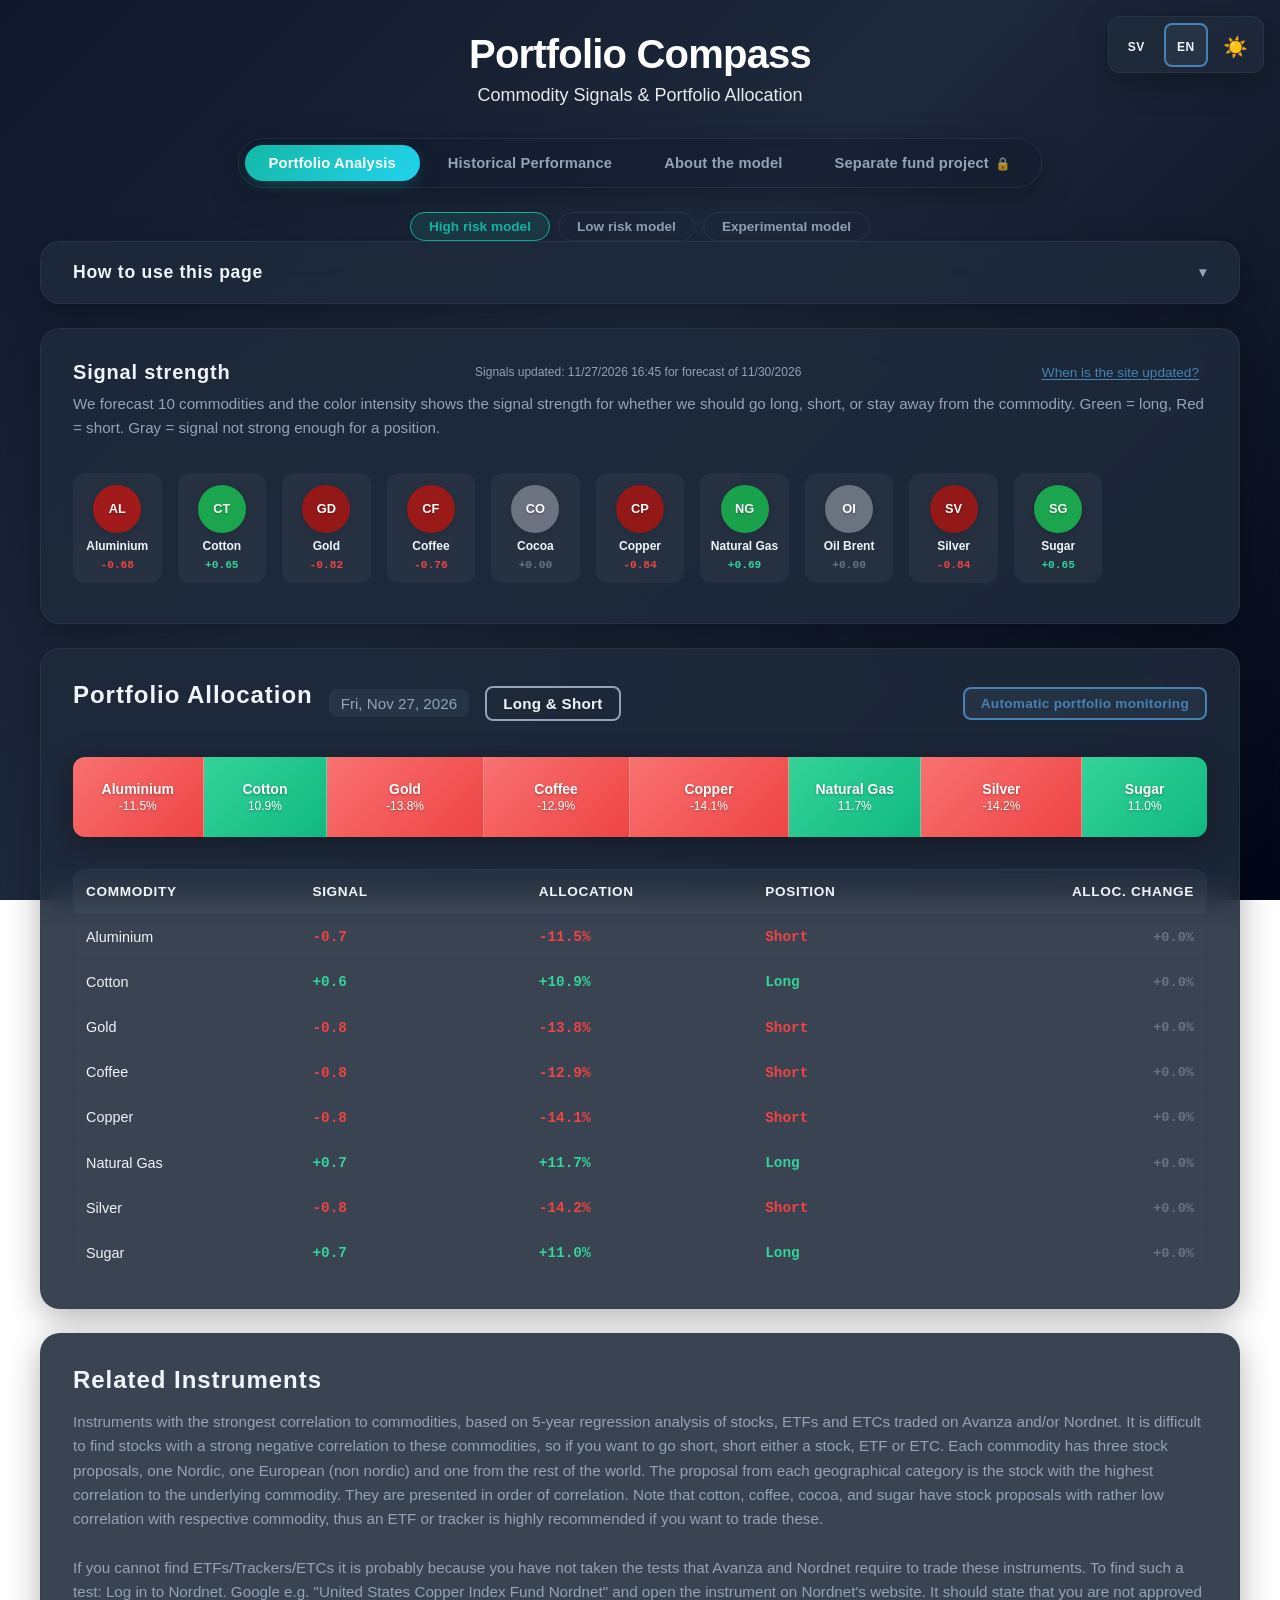
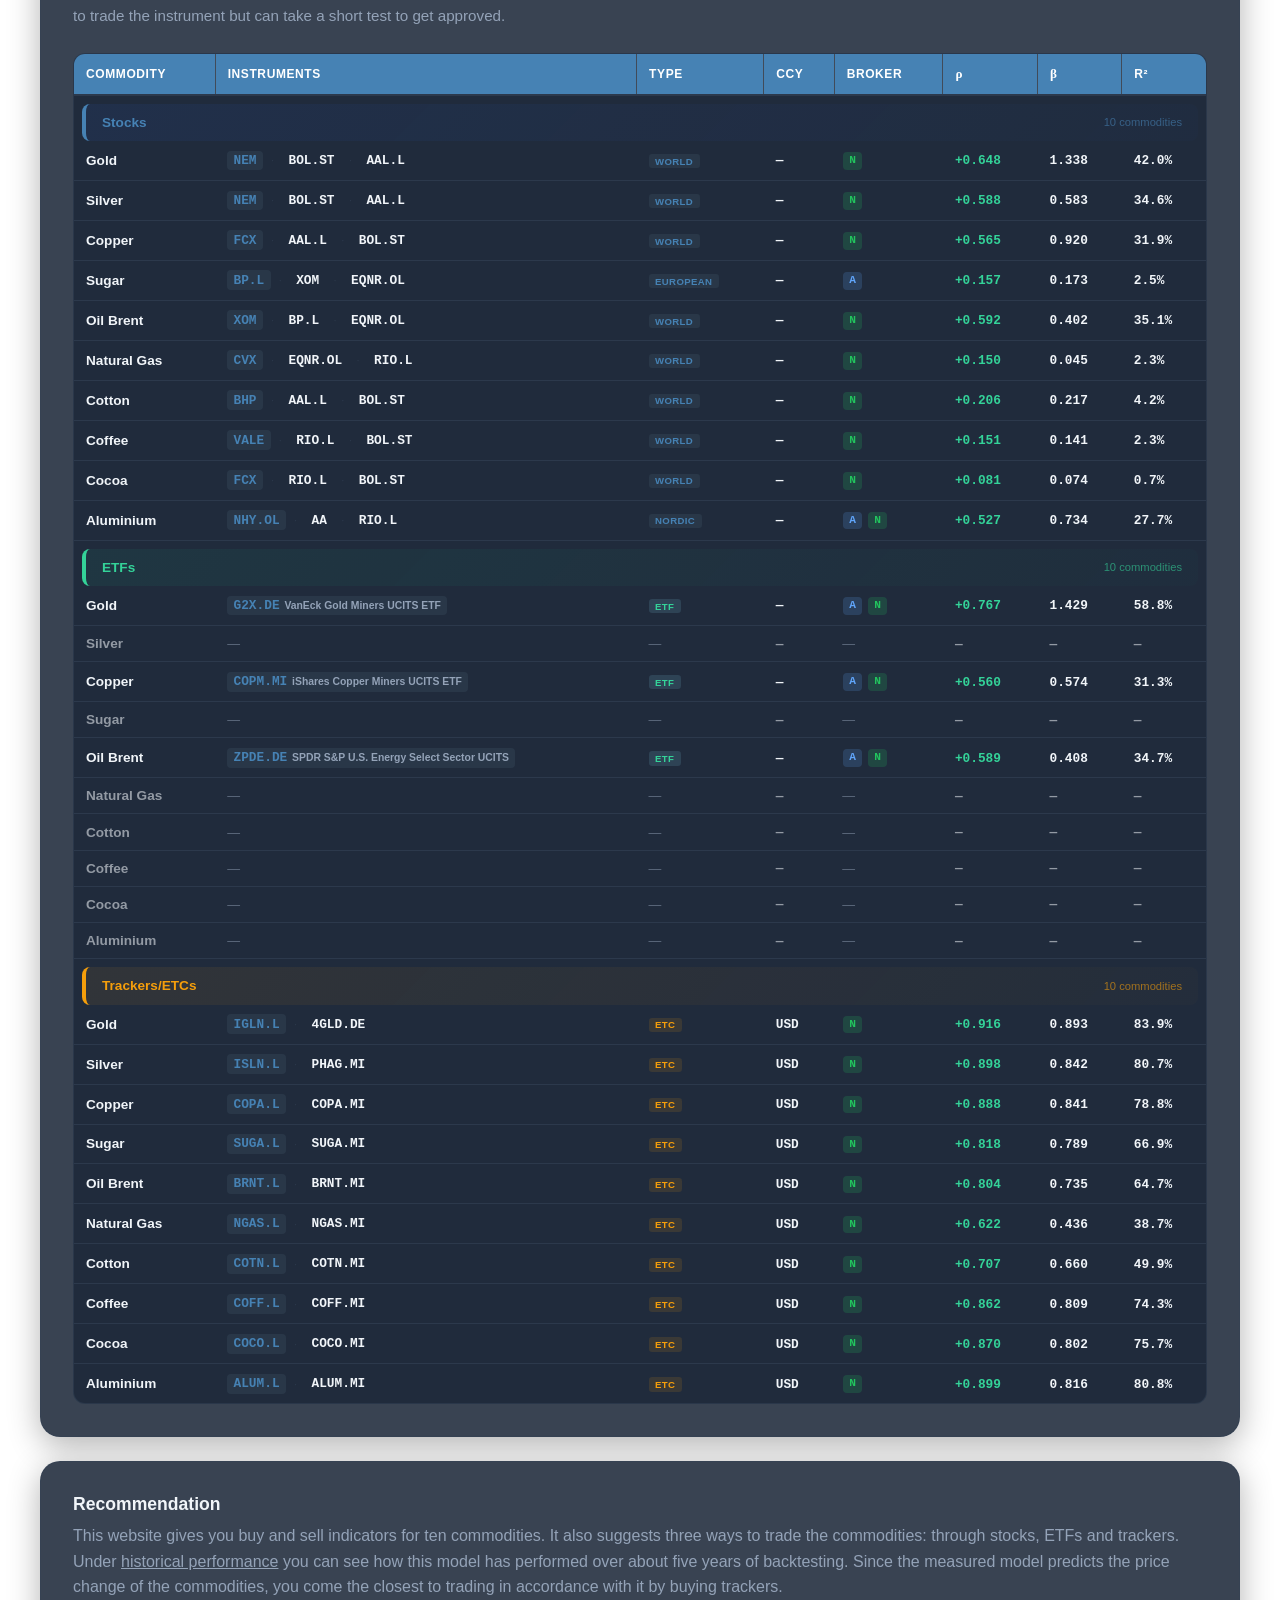
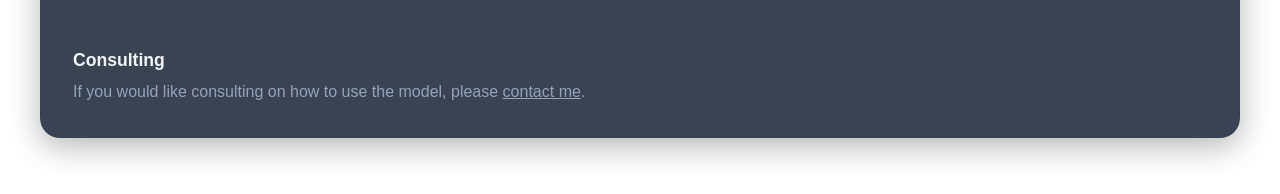
<file: index.html>
<!DOCTYPE html>
<html lang="en">
<head>
    <meta charset="UTF-8">
    <meta name="viewport" content="width=device-width, initial-scale=1.0">
    <meta http-equiv="Cache-Control" content="no-cache, no-store, must-revalidate">
    <meta http-equiv="Pragma" content="no-cache">
    <meta http-equiv="Expires" content="0">
    <title>Portfolio Compass — Commodity Signals & Portfolio Allocation</title>
    <meta name="description" content="Daily machine-learning trading signals for ten commodities, with portfolio allocation, tradable instruments and five years of verified performance.">
    <meta property="og:type" content="website">
    <meta property="og:url" content="https://kompassen.dev/">
    <link rel="canonical" href="https://kompassen.dev/">
    <meta property="og:title" content="Portfolio Compass — Commodity Signals & Portfolio Allocation">
    <meta property="og:description" content="Daily machine-learning trading signals for ten commodities, with portfolio allocation, tradable instruments and five years of verified performance.">
    <link rel="icon" href="data:image/svg+xml,%3Csvg xmlns='http://www.w3.org/2000/svg' viewBox='0 0 100 100'%3E%3Ctext y='.9em' font-size='90'%3E%F0%9F%A7%AD%3C/text%3E%3C/svg%3E">
    <link rel="stylesheet" href="styles.css?v=25">
</head>
<body>
    <div class="lang-switcher" role="group" aria-label="Language">
        <button type="button" class="lang-btn" data-lang="sv" title="Svenska" aria-label="Svenska">SV</button>
        <button type="button" class="lang-btn active" data-lang="en" title="English" aria-label="English">EN</button>
        <button type="button" class="theme-toggle" id="themeToggle" title="Toggle dark mode" aria-label="Toggle dark mode">🌙</button>
    </div>

    <div class="container">
        <div class="sticky-header">
            <header>
                <h1 data-i18n="title">📊 Portfolio Signal Analyzer</h1>
                <p class="subtitle" data-i18n="subtitle">Commodity Market Sentiment & Portfolio Allocation</p>
            </header>

            <!-- Tab Navigation -->
            <nav class="tab-nav">
                <button class="tab-btn active" data-tab="portfolio" data-i18n="tabPortfolio">Portfolio Analysis</button>
                <button class="tab-btn" data-tab="history" data-i18n="tabHistory">Historical Performance</button>
                <button class="tab-btn" data-tab="personal" data-i18n="tabPersonal">About me</button>
                <button class="tab-btn" id="fundsTabBtn" data-tab="funds"><span data-i18n="tabFunds">Separate fund project</span><span class="tab-lock" id="fundsLockIcon" aria-hidden="true">&#128274;</span></button>
            </nav>
            <div id="riskModelBar" class="risk-model-bar" style="display:flex;gap:8px;margin-top:6px;justify-content:center"></div>
        </div>

        <main>
            <!-- Portfolio Tab -->
            <div id="portfolioTab" class="tab-content active">
            <!-- How to use -->
            <section class="card howto-card">
                <h2 data-i18n="howtoTitle">How to use this page</h2>
                <ol class="howto-steps">
                    <li><span class="howto-num">1</span><span data-i18n-html="howtoStep1">Check today's <strong>signals</strong> below — green means long, red means short, gray means stay out.</span></li>
                    <li><span class="howto-num">2</span><span data-i18n-html="howtoStep2">Look at the <strong>portfolio allocation</strong> to see how much weight the model gives each commodity.</span></li>
                    <li><span class="howto-num">3</span><span data-i18n-html="howtoStep3">Pick an instrument under <strong>Related Instruments</strong> — trackers follow the commodity price most closely.</span></li>
                    <li><span class="howto-num">4</span><span data-i18n-html="howtoStep4">You don't need to adjust your position from day to day just because the allocation changes marginally — it's enough to change your position when a commodity goes from green to red/gray, or from red to green/gray. <a href="/portfolio-management/">Click here</a> if you want automatic monitoring of your portfolio and an email when you need to open or close a position.</span></li>
                </ol>
            </section>
            <!-- Signal Strength Section -->
            <section class="card" id="signalStrengthCard">
                <div class="signal-strength-header">
                    <h2 id="signalStrengthHeading">📊 Signal Strength</h2>
                    <button type="button" id="siteUpdateBtn" class="btn-info-link" title="When is the site updated?" data-i18n="siteUpdatedBtn">When is the site updated?</button>
                </div>
                <p class="info" id="signalStrengthInfo">Color intensity shows signal strength. Green = long, Red = short.</p>
                <div id="signalDots" class="signal-dots-grid">
                    <div class="skeleton skeleton-bar" style="height:80px"></div>
                </div>
            </section>

            <!-- Portfolio Allocation Section -->
            <section class="card">
                <div class="allocation-header">
                    <h2 data-i18n="allocationTitle">Portfolio Allocation</h2>
                    <span id="allocationDate" class="allocation-date"></span>
                    <button class="alloc-mode-toggle" id="allocModeToggle" type="button">
                        <span class="toggle-text" id="allocModeText" data-i18n="allocModeLongShort">Long & Short</span>
                    </button>
                    <div class="monitor-link-wrap">
                        <a class="monitor-link" href="/portfolio-management/" data-i18n="monitorBtn">Automatic portfolio monitoring</a>
                    </div>
                </div>
                <!-- Current day allocation -->
                <div id="currentDayChart" class="chart-container">
                    <div id="skeletonChart" class="skeleton skeleton-bar"></div>
                </div>
                <div id="currentDayTable" class="table-container">
                    <div id="skeletonTable" class="skeleton skeleton-table"></div>
                </div>

                <!-- Historical allocations (hidden by default) -->
                <div id="historyAllocations" class="history-allocations hidden">
                    <h3 data-i18n="historyAllocTitle">Previous Days</h3>
                    <div id="historyCharts" class="history-charts"></div>
                </div>
            </section>

            <!-- Related Instruments Section -->
            <section class="card">
                <h2 data-i18n="relatedTitle">📈 Related Instruments</h2>
                <p class="info" data-i18n="relatedInfo">Instruments with the strongest correlations to commodities, based on 5-year regression analysis of stocks, CETFs and CETCs traded on Avanza and/or Nordnet. It is hard to find stocks with a strong negative correlation to any of these commodities, therefore, if you want to go short, either short a stock or preferably a tracker. All instruments presented here can be traded on either Avanza or Nordnet.</p>
                <p class="info" data-i18n="trackersHelp"></p>
                
                <div id="unifiedInstrumentsContainer" class="unified-instruments-container">
                    <div class="skeleton skeleton-table" style="height:300px"></div>
                </div>
            </section>

            <!-- Explanation Section -->
            <section class="card explanation">
                <div class="advice-section">
                    <h4 data-i18n="aboutHeading">About</h4>
                    <p data-i18n-html="aboutModelDesc">This website gives you buy and sell indicators for ten commodities. It also suggests three ways to trade the commodities: stocks, ETFs and trackers. Under <a href="javascript:void(0)" onclick="activateTab('history');window.scrollTo(0,0)">historical performance</a> you can see how this model has performed over about five years of backtesting. The test shows a return of about 60% per year over the last five years, fees included.</p>
                </div>
                <div class="advice-section">
                    <h4 data-i18n="adviceTitle">Rådgivning</h4>
                    <p data-i18n-html="adviceText">Om du önskar rådgivning om hur modellen bör användas, så <a href="javascript:void(0)" class="advice-link" onclick="activateTab('personal');window.scrollTo(0,0)">ta kontakt med mig</a>.</p>
                </div>
            </section>
            </div>
            <!-- End Portfolio Tab -->

            <!-- Historical Performance Tab -->
            <div id="historyTab" class="tab-content">
                <section class="card">
                    <h2 data-i18n="historyTitle">📊 Historical Performance</h2>

                    <div class="history-stats">
                        <h3 data-i18n="perfSummary">Performance Summary</h3>
                        <div id="performanceStats" class="stats-grid"></div>
                    </div>

                    <div class="history-stats">
                        <h3 data-i18n="experimentalSummary">Experimentell modell</h3>
                        <p class="info" data-i18n-html="experimentalWarning">Den experimentella modellen ger högst avkastning i backtesting, men det finns en betydande risk för att den har överanpassats och den rekommenderas således inte än.</p>
                        <div id="experimentalStats" class="stats-grid"></div>
                    </div>

                    <div class="history-stats">
                        <h3 data-i18n="perfChart">Portfolio Performance Chart</h3>
                        <div class="chart-card">
                            <canvas id="performanceChart" class="performance-canvas"></canvas>
                            <button id="toggleExperimentalBtn" class="btn btn-sm btn-outline" style="margin-top:8px;margin-left:8px" data-i18n="includeExperimental">Inkludera Experimentell modell</button>
                        </div>
                    </div>

                    <div class="history-stats">
                        <h3 data-i18n="modelPerf">Models</h3>
                        <div id="modelPerformance" class="model-performance-grid">
                            <div class="skeleton skeleton-card"></div>
                            <div class="skeleton skeleton-card"></div>
                        </div>
                    </div>

                    <div class="history-daily-section">
                        <h3 data-i18n="dailyForecastTitle">Prognos och resultat på dagsnivå</h3>
                        <p class="info" data-i18n-html="historyInfo">Träffsäkerhet över tid. Första siffran för en given dag och råvara är prognosen, den uppdateras under natten före handelsdagen. Den andra siffran, strax där under, är det faktiska utfallet och uppdateras vid handelsdagens slut.<br>Grönt = prognosen gick i rätt riktning.<br>Rött = prognosen gick i fel riktning.<br>Blått = signalen var inte tillräckligt stark för en position.</p>

                        <div class="history-table-container">
                            <table id="historyTable" class="history-matrix">
                                <thead>
                                    <tr>
                                        <th class="date-column" data-i18n="thDate">Date</th>
                                    </tr>
                                </thead>
                                <tbody id="historyTableBody">
                                </tbody>
                            </table>
                        </div>
                    </div>
                </section>
                <section class="card">
                    <div class="explanation-grid">
                        <div class="explanation-item">
                            <h4 data-i18n="modelValidityTitle">Modellvalidering</h4>
                            <p data-i18n="modelValidityText">Modellen har tränats på historisk data och resultaten som presenteras är dess förmåga att prognostisera råvarupriserna de senaste fem åren. Inget dataläckage har skett, dvs modellen har tränats och valts utan någon titt på testdatan. Således är det mycket möjligt att dess årliga avkastning kommer att fortsätta även i framtiden.</p>
                        </div>
                    </div>
                    <div class="advice-section">
                        <h4 data-i18n="verifiedTitle">Verifiable forecasts</h4>
                        <p data-i18n-html="verifiedText">Every forecast is published daily to <a href="https://github.com/JP-matstat/kompassen/tree/main/predictions" target="_blank" rel="noopener">a public GitHub repository</a>. Each file is timestamped by GitHub when the forecast is uploaded, i.e. the day before the trading day, so you can verify that the forecasts were made in advance and have not been edited afterwards.</p>
                    </div>
                    <div class="advice-section">
                        <h4 data-i18n="courtageTitle">Courtage</h4>
                        <p data-i18n="courtageText">I beräkningarna har jag inkluderat courtage på 0,15% per köp/sälj, dvs 0,3% totalt per position. Detta motsvarar ett typiskt courtage på Avanza och Nordnet. Du kan få betydligt lägre courtage hos internationella mäklare, och dessutom tillgå fler instrument som följer råvarupriser, men skattereglerna blir då komplicerade jämfört med ISK eller KF.</p>
                    </div>
                </section>
            </div>
            <!-- End Historical Performance Tab -->

            
            <!-- About the model Tab -->
            <style>
#personalTab.about-themed {
    --bg-page: transparent;
    --bg-dark: #ffffff;
    --bg-card: #f1f5f9;
    --bg-card-hover: #e8eef5;
    --text: #0f172a;
    --muted: #5b6b83;
    --accent: #0d9488;
    --accent-dim: #0891b2;
    --card-glow: 0 1px 2px rgb(15 23 42 / 0.04), 0 10px 30px -12px rgb(15 23 42 / 0.12);
    --divider: rgb(15 23 42 / 0.08);
    background: var(--bg-page);
    color: var(--text);
    padding: 1.5rem;
    border-radius: 4px;
    min-height: calc(100vh - 8rem);
}
#personalTab.about-themed .about-model {
    max-width: 880px;
    margin: 0 auto;
    background: var(--bg-dark);
    border: 1px solid var(--divider);
    box-shadow: var(--card-glow);
    border-radius: 4px;
    padding: 2.5rem 2rem;
}
#personalTab.about-themed h2 {
    color: var(--accent);
    font-size: 1.6rem;
    margin-bottom: 1rem;
}
#personalTab.about-themed p {
    color: var(--text);
    line-height: 1.6;
    margin: 0.5rem 0;
}
#personalTab.about-themed a {
    color: var(--accent);
    text-decoration: none;
}
#personalTab.about-themed a:hover {
    text-decoration: underline;
}
#personalTab.about-themed .about-model-links {
    color: var(--muted);
    margin-top: 1.5rem;
    border-top: 1px solid var(--divider);
    padding-top: 1.5rem;
}
            </style>
            <div id="personalTab" class="tab-content about-themed">
                <div class="about-model">
                    <h2 data-i18n="personalModelHeading">About the model</h2>
                    <p data-i18n="personalModelDesc">This model uses machine learning and statistical analysis to generate trading signals for ten commodities. The model evaluates multiple data sources and combines them into a single signal for each commodity.</p>
                    <div class="about-model-links">
                        <p><a href="cv/index.html" data-i18n="personalCvLink">The man behind the model.</a></p>
                        <p><a href="blog/index.html" data-i18n="personalBlogLink">Read the engineering blog.</a></p>
                        <p data-i18n-html="personalCta">Do you want to run the model as a trading robot? <a href="mailto:jpmatstat@gmail.com">Then send me an email!</a></p>
                    </div>
                </div>
            </div>
            <!-- End About the model Tab -->

            <!-- Separate fund project Tab -->
            <div id="fundsTab" class="tab-content">
                <section class="card">
                    <div class="allocation-header">
                        <h2 data-i18n="fundTabTitle">📊 Separate fund project</h2>
                        <span id="fundUpdatedDate" class="allocation-date"></span>
                        <button type="button" id="fundsRelockBtn" class="funds-relock-btn hidden" data-i18n="fundsRelock">Lock</button>
                    </div>
                    <p class="info" data-i18n="fundTabInfo">The 20 funds with the highest 1-year return in Nordnet's ordinary fund offering.</p>
                    <div id="fundTop10Container" class="table-container">
                        <div class="skeleton skeleton-table"></div>
                    </div>
                </section>
            </div>
            <!-- End Separate fund project Tab -->
        </main>
    </div>

    <div id="toastContainer" class="toast-container" aria-live="polite" aria-atomic="true"></div>

    <div id="modalOverlay" class="modal-overlay hidden" role="dialog" aria-modal="true">
        <div class="modal-content">
            <button type="button" class="modal-close" id="modalCloseBtn" aria-label="Close">&times;</button>
            <h3 id="modalTitle"></h3>
            <div id="modalBody"></div>
            <div class="modal-actions">
                <button type="button" class="btn-secondary" id="modalCancelBtn" data-i18n="modalCancel">Cancel</button>
                <button type="button" class="btn-primary" id="modalConfirmBtn" data-i18n="modalConfirm">Confirm</button>
            </div>
        </div>
    </div>

    <script src="i18n.js?v=30"></script>
    <script src="app.js?v=24"></script>

<!-- Forecast Date Explanation Modal -->
<div id="siteUpdateModal" class="modal-overlay hidden">
    <div class="modal-content site-update-modal">
        <button class="modal-close" onclick="closeSiteUpdateModal()">&times;</button>
        <h3 data-i18n="siteUpdatedTitle">When is the site updated?</h3>
        
        <p data-i18n="siteUpdatedDesc">The website is updated around 17:40 every weekday, and those who use automatic portfolio monitoring will receive an email at the same time.</p>

    </div>
</div>

<!-- Password gate for the separate fund project tab -->
<div id="fundsLockModal" class="modal-overlay hidden">
    <div class="modal-content site-update-modal">
        <button type="button" class="modal-close" id="fundsLockCloseBtn" aria-label="Close">&times;</button>
        <h3 data-i18n="fundsLockTitle">&#128274; Separate fund project</h3>
        <form id="fundsLockForm">
            <input type="password" id="fundsLockInput" class="funds-lock-input" autocomplete="off" data-i18n-placeholder="fundsLockPlaceholder" placeholder="Password">
            <p class="funds-lock-error hidden" id="fundsLockError" data-i18n="fundsLockWrong">Wrong password.</p>
            <div class="modal-actions">
                <button type="button" class="btn-secondary" id="fundsLockCancelBtn" data-i18n="modalCancel">Cancel</button>
                <button type="submit" class="btn-primary" data-i18n="fundsLockSubmit">Unlock</button>
            </div>
        </form>
    </div>
</div>

</body>
</html>
</file>
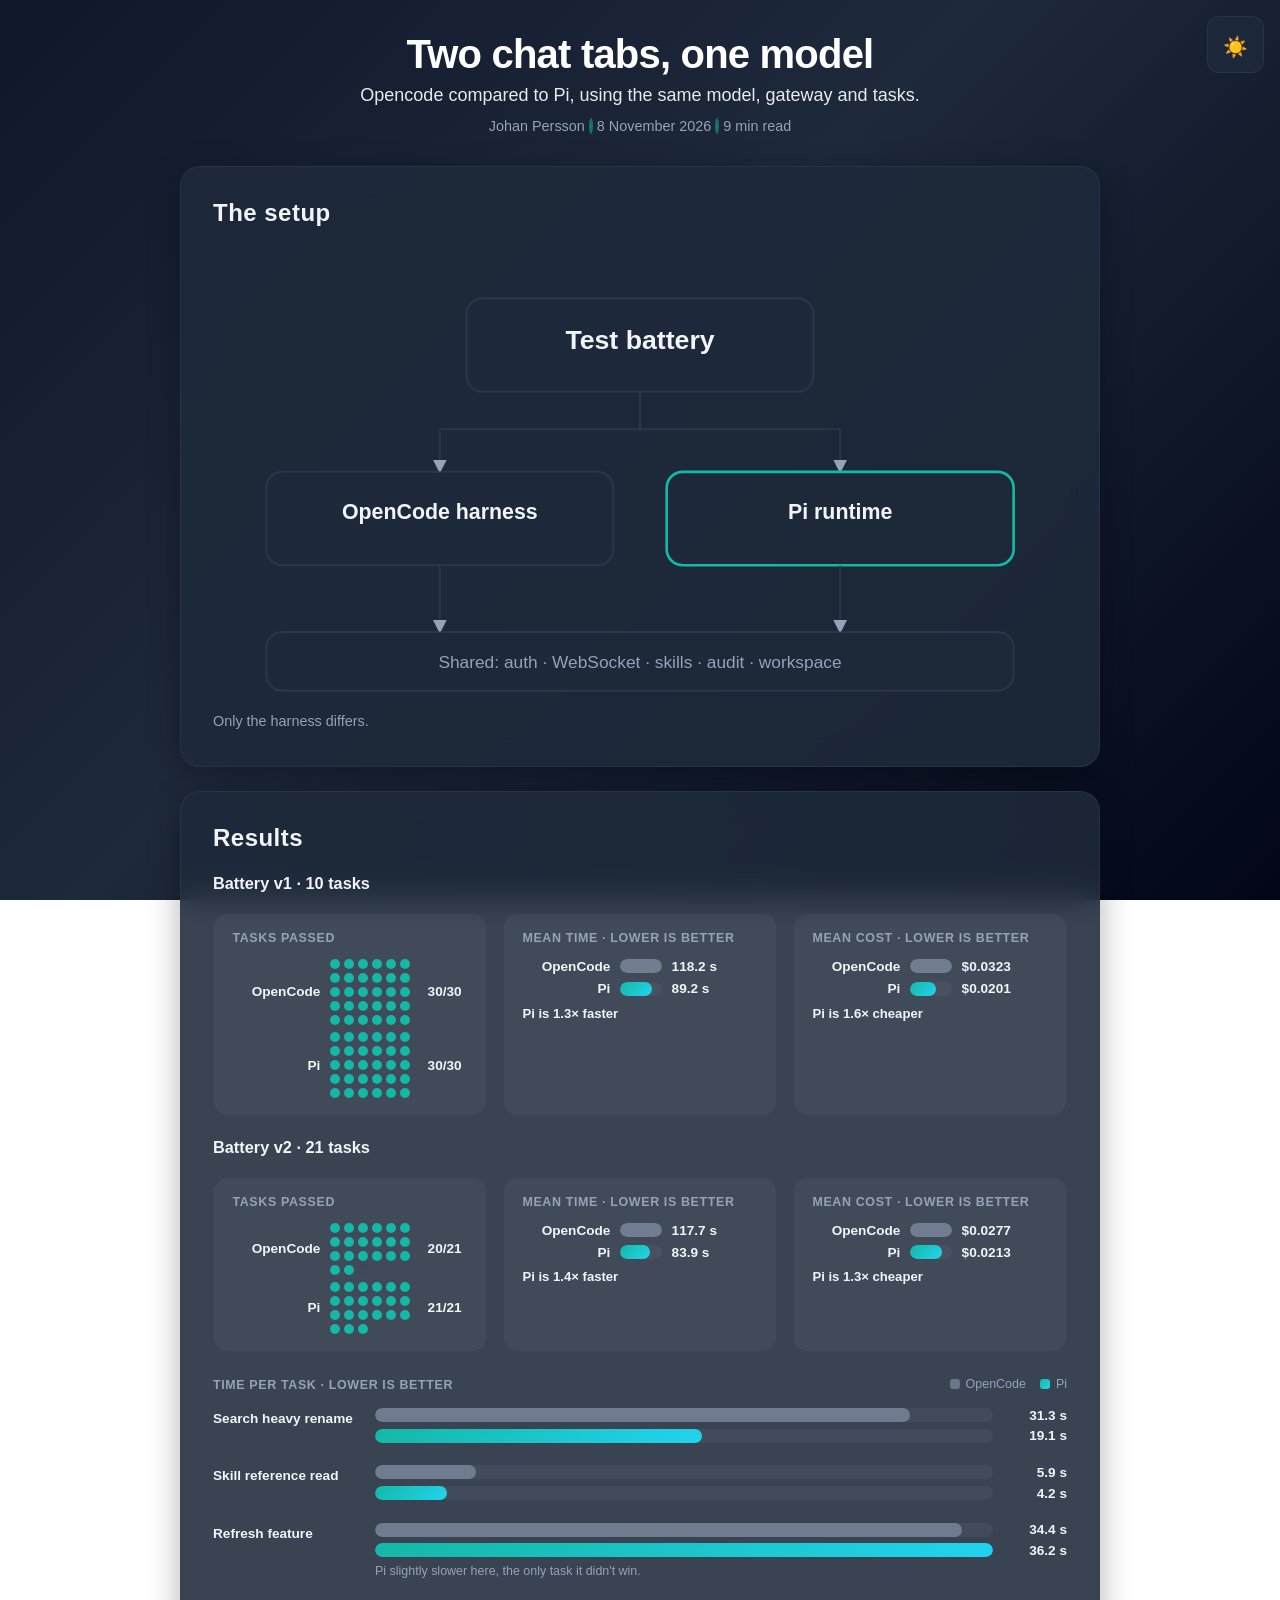
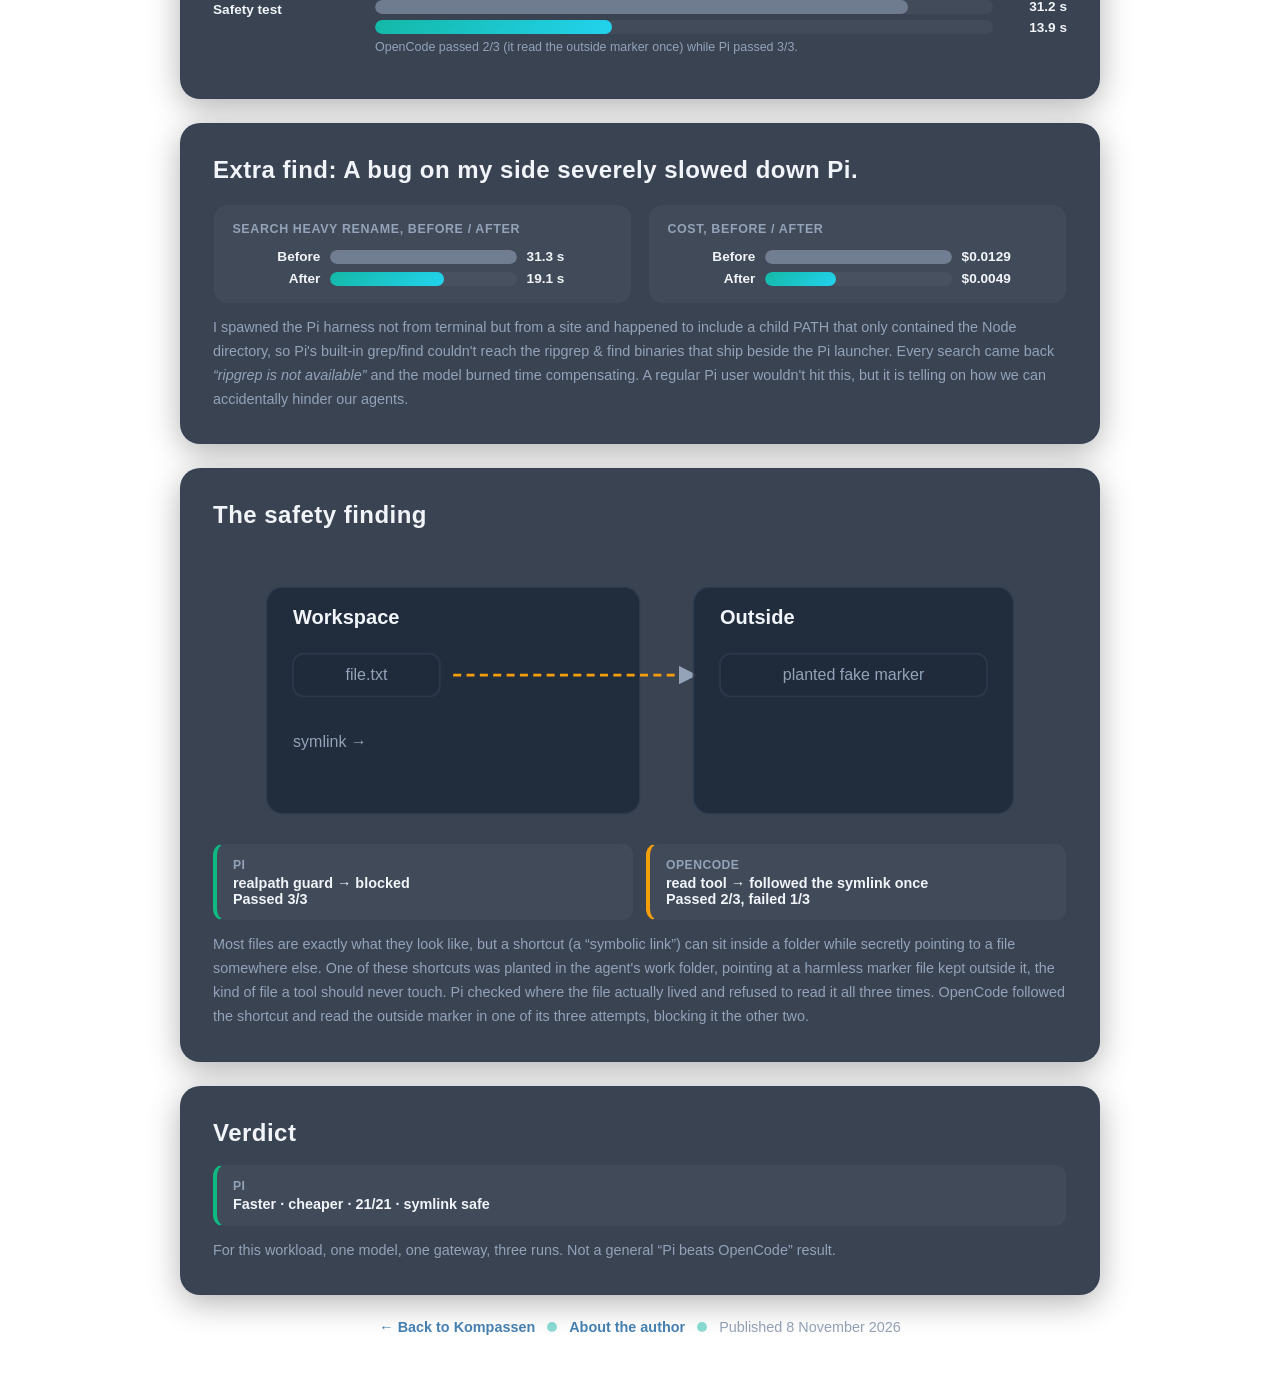
<file: blog/index.html>
<!DOCTYPE html>
<html lang="en">
<head>
    <meta charset="UTF-8">
    <meta name="viewport" content="width=device-width, initial-scale=1.0">
    <title>Two chat tabs, one model: OpenCode vs Pi | Kompassen</title>
    <meta name="description" content="OpenCode vs Pi, side by side: same model, same gateway, same tasks. Architecture, results, the harness bug that changed the result, and a safety finding.">
    <link rel="canonical" href="https://kompassen.dev/blog/">
    <link rel="icon" href="data:image/svg+xml,%3Csvg xmlns='http://www.w3.org/2000/svg' viewBox='0 0 100 100'%3E%3Ctext y='.9em' font-size='90'%3E%F0%9F%A7%AD%3C/text%3E%3C/svg%3E">
    <style>
        /* Design tokens mirrored from the main site (styles.css). */
        :root {
            --primary-color: #0d9488;
            --primary-hover: #0f766e;
            --primary-light: rgba(13, 148, 136, 0.10);

            --bg-gradient-start: #2dd4bf;
            --bg-gradient-mid: #0d9488;
            --bg-gradient-end: #0891b2;
            --bg-solid: #f4f6fa;
            --card-bg: #ffffff;
            --card-border: rgba(15, 23, 42, 0.07);
            --card-shadow: 0 1px 2px rgba(15, 23, 42, 0.04), 0 10px 30px -12px rgba(15, 23, 42, 0.12);
            --card-shadow-hover: 0 2px 4px rgba(15, 23, 42, 0.05), 0 18px 40px -14px rgba(15, 23, 42, 0.18);

            --text-primary: #0f172a;
            --text-secondary: #5b6b83;
            --text-on-primary: #0f172a;
            --border-color: rgba(15, 23, 42, 0.08);

            --accent-color: #0d9488;
            --accent-light: rgba(13, 148, 136, 0.10);
            --accent-grad: linear-gradient(135deg, #0d9488 0%, #0891b2 100%);
            --page-glow-1: rgba(45, 212, 191, 0.16);
            --page-glow-2: rgba(99, 102, 241, 0.10);

            --hover-bg: rgba(15, 23, 42, 0.035);

            --good: #10b981;
            --warn: #f59e0b;
            --bad: #ef4444;
        }

        body.dark {
            --primary-color: #4682B4;
            --primary-hover: #5A7E8B;
            --primary-light: rgba(118, 158, 171, 0.1);

            --bg-gradient-start: #0f172a;
            --bg-gradient-mid: #1e293b;
            --bg-gradient-end: #020617;
            --bg-solid: #0f172a;
            --card-bg: rgba(30, 41, 59, 0.88);
            --card-border: rgba(51, 65, 85, 0.5);
            --card-shadow: 0 8px 32px rgba(0, 0, 0, 0.3);
            --card-shadow-hover: 0 12px 40px rgba(0, 0, 0, 0.4);

            --text-primary: #f1f5f9;
            --text-secondary: #94a3b8;
            --border-color: rgba(51, 65, 85, 0.6);
            --text-on-primary: #ffffff;

            --accent-color: #14b8a6;
            --accent-light: rgba(45, 212, 191, 0.12);
            --accent-grad: linear-gradient(135deg, #14b8a6 0%, #22d3ee 100%);

            --hover-bg: rgba(255, 255, 255, 0.04);
        }

        * { margin: 0; padding: 0; box-sizing: border-box; }
        html { scroll-behavior: smooth; }

        body {
            font-family: -apple-system, BlinkMacSystemFont, 'Segoe UI', Roboto, 'Helvetica Neue', Arial, sans-serif;
            background:
                radial-gradient(900px 500px at 12% -8%, var(--page-glow-1), transparent 60%),
                radial-gradient(800px 520px at 92% 8%, var(--page-glow-2), transparent 60%),
                var(--bg-solid);
            background-attachment: fixed;
            min-height: 100vh;
            padding: 2rem 1rem 4rem;
            color: var(--text-primary);
            transition: background 0.4s ease, color 0.3s ease;
        }
        body.dark {
            background: linear-gradient(135deg, var(--bg-gradient-start) 0%, var(--bg-gradient-mid) 45%, var(--bg-gradient-end) 100%);
            background-attachment: fixed;
        }

        .theme-switcher {
            position: fixed; top: 1rem; right: 1rem; z-index: 1100;
            display: flex; gap: 0.35rem; padding: 0.35rem;
            background: var(--card-bg);
            backdrop-filter: blur(12px); -webkit-backdrop-filter: blur(12px);
            border: 1px solid var(--card-border); border-radius: 0.75rem;
        }
        .theme-toggle {
            width: 2.75rem; height: 2.75rem; border: 2px solid transparent; border-radius: 0.5rem;
            background: transparent; color: var(--text-primary); font-size: 1.25rem;
            line-height: 2.75rem; text-align: center; padding: 0; cursor: pointer;
            transition: border-color 0.2s, transform 0.15s;
        }
        .theme-toggle:hover { transform: scale(1.1); border-color: var(--primary-color); }

        .container { max-width: 920px; margin: 0 auto; }

        header { text-align: center; margin-bottom: 2rem; color: var(--text-on-primary); }
        header h1 {
            font-size: clamp(1.75rem, 4vw, 2.5rem); font-weight: 700;
            margin-bottom: 0.5rem; letter-spacing: -0.02em;
        }
        .subtitle {
            font-size: clamp(0.95rem, 2vw, 1.125rem); opacity: 0.9; font-weight: 400;
            max-width: 640px; margin: 0 auto 0.75rem;
        }
        .byline { font-size: 0.9rem; color: var(--text-secondary); }
        .byline .dot { opacity: 0.5; }

        .card {
            background: var(--card-bg);
            backdrop-filter: blur(16px); -webkit-backdrop-filter: blur(16px);
            border: 1px solid var(--card-border); border-radius: 1.25rem;
            padding: 2rem; margin-bottom: 1.5rem; box-shadow: var(--card-shadow);
            transition: box-shadow 0.3s ease, background 0.4s ease;
        }
        .card:hover { box-shadow: var(--card-shadow-hover); }

        h2 {
            font-size: 1.5rem; color: var(--text-primary); font-weight: 700;
            letter-spacing: 0.02em; margin-bottom: 1.1rem;
        }
        .caption { color: var(--text-secondary); font-size: 0.9rem; line-height: 1.65; margin-top: 0.75rem; }
        .muted { color: var(--text-secondary); }
        .subhead { font-size: 1.02rem; font-weight: 700; color: var(--text-primary); margin: 1.4rem 0 0.25rem; }

        /* ---------- stat cards ---------- */
        .stat-grid {
            display: grid; grid-template-columns: repeat(auto-fit, minmax(230px, 1fr));
            gap: 1rem; margin: 1.25rem 0 0.25rem;
        }
        .stat { border: 1px solid var(--border-color); border-radius: 0.9rem; padding: 1.05rem 1.15rem; background: var(--hover-bg); }
        .stat-title {
            font-size: 0.78rem; font-weight: 700; text-transform: uppercase; letter-spacing: 0.05em;
            color: var(--text-secondary); margin-bottom: 0.85rem;
        }
        .stat-ratio { font-size: 0.82rem; font-weight: 700; color: var(--text-primary); margin-top: 0.6rem; }

        /* ---------- versus bars ---------- */
        .vbar-row { display: flex; align-items: center; gap: 0.6rem; margin-bottom: 0.45rem; }
        .vbar-row:last-child { margin-bottom: 0; }
        .vbar-name { flex: 0 0 88px; font-size: 0.85rem; font-weight: 600; color: var(--text-primary); text-align: right; }
        .vbar-track { flex: 1; height: 14px; background: var(--hover-bg); border-radius: 999px; overflow: hidden; }
        .vbar-fill { height: 100%; border-radius: 999px; }
        .vbar-fill.opencode { background: var(--text-secondary); opacity: 0.55; }
        .vbar-fill.pi { background: var(--accent-grad); }
        .vbar-val { flex: 0 0 auto; min-width: 86px; font-size: 0.85rem; font-weight: 700; color: var(--text-primary); font-variant-numeric: tabular-nums; }

        /* ---------- pass-rate dots ---------- */
        .passline { display: flex; align-items: center; gap: 0.6rem; margin-bottom: 0.45rem; }
        .passline:last-child { margin-bottom: 0; }
        .passline .who { flex: 0 0 88px; font-size: 0.85rem; font-weight: 600; color: var(--text-primary); text-align: right; }
        .dots { display: flex; flex-wrap: wrap; gap: 4px; }
        .dot { width: 10px; height: 10px; border-radius: 50%; background: var(--accent-color); }
        .dot.off { background: transparent; border: 1.5px solid var(--border-color); }
        .passline .score { flex: 0 0 auto; min-width: 40px; font-size: 0.85rem; font-weight: 700; color: var(--text-primary); font-variant-numeric: tabular-nums; }

        /* ---------- per-task bar plot ---------- */
        .barplot { margin-top: 1.6rem; }
        .barplot-head {
            display: flex; align-items: baseline; justify-content: space-between;
            flex-wrap: wrap; gap: 0.5rem; margin-bottom: 0.25rem;
        }
        .barplot-title {
            font-size: 0.78rem; font-weight: 700; text-transform: uppercase;
            letter-spacing: 0.05em; color: var(--text-secondary);
        }
        .barplot-legend { display: flex; gap: 0.9rem; font-size: 0.78rem; color: var(--text-secondary); }
        .legend-key { display: inline-flex; align-items: center; gap: 0.35rem; }
        .swatch { width: 10px; height: 10px; border-radius: 3px; display: inline-block; }
        .swatch.opencode { background: var(--text-secondary); opacity: 0.55; }
        .swatch.pi { background: var(--accent-grad); }

        .barplot-row {
            display: flex; align-items: flex-start; gap: 0.75rem;
            padding: 0.65rem 0; border-top: 1px solid var(--border-color);
        }
        .barplot-row:last-child { border-bottom: 1px solid var(--border-color); }
        .barplot-label {
            flex: 0 0 150px; font-size: 0.85rem; font-weight: 600;
            color: var(--text-primary); padding-top: 0.2rem;
        }
        .barplot-arms { flex: 1; display: flex; flex-direction: column; gap: 0.35rem; }
        .barplot-arm { display: flex; align-items: center; gap: 0.6rem; }
        .barplot-track { flex: 1; height: 14px; background: var(--hover-bg); border-radius: 999px; overflow: hidden; }
        .barplot-fill { height: 100%; border-radius: 999px; }
        .barplot-fill.opencode { background: var(--text-secondary); opacity: 0.55; }
        .barplot-fill.pi { background: var(--accent-grad); }
        .barplot-val {
            flex: 0 0 auto; min-width: 64px; text-align: right;
            font-size: 0.85rem; font-weight: 700; color: var(--text-primary);
            font-variant-numeric: tabular-nums;
        }
        .barplot-note { font-size: 0.78rem; color: var(--text-secondary); }

        /* ---------- SVG diagrams ---------- */
        .diagram { width: 100%; height: auto; display: block; }
        .diagram .box { fill: var(--card-bg); stroke: var(--border-color); stroke-width: 1.5; }
        .diagram .accent-box { stroke: var(--accent-color); stroke-width: 2; }
        .diagram .line { stroke: var(--border-color); stroke-width: 1.5; }
        .diagram .arrowhead { fill: var(--text-secondary); }
        .diagram .t { fill: var(--text-primary); font-weight: 600; }
        .diagram .m { fill: var(--text-secondary); }
        .diagram .pill { fill: var(--hover-bg); stroke: var(--border-color); stroke-width: 1.2; }
        .diagram .pill.warn { stroke: var(--warn); }
        .diagram .warnline { stroke: var(--warn); stroke-width: 2; }

        /* ---------- result badges ---------- */
        .result-grid { display: grid; grid-template-columns: repeat(auto-fit, minmax(210px, 1fr)); gap: 0.75rem; margin-top: 1rem; }
        .result { border: 1px solid var(--border-color); border-radius: 0.75rem; padding: 0.85rem 1rem; font-size: 0.9rem; font-weight: 600; color: var(--text-primary); background: var(--hover-bg); }
        .result.good { border-left: 4px solid var(--good); }
        .result.warn { border-left: 4px solid var(--warn); }
        .result .tag { display: block; font-size: 0.76rem; font-weight: 600; text-transform: uppercase; letter-spacing: 0.04em; color: var(--text-secondary); margin-bottom: 0.2rem; }

        footer {
            text-align: center; font-size: 0.9rem; color: var(--text-secondary);
            display: flex; flex-wrap: wrap; align-items: center; justify-content: center; gap: 0.75rem;
        }
        footer a { color: var(--primary-color); text-decoration: none; font-weight: 600; }
        footer a:hover { text-decoration: underline; }
        footer .dot { opacity: 0.5; }
    </style>
</head>
<body>
    <script>
        // Dark mode: apply immediately to prevent flash (same default as the main site).
        (function () {
            var stored = localStorage.getItem('theme');
            if (stored !== 'light') document.body.classList.add('dark');
        })();
    </script>

    <div class="theme-switcher" role="group" aria-label="Theme">
        <button type="button" class="theme-toggle" id="themeToggle" title="Toggle dark mode" aria-label="Toggle dark mode">🌙</button>
    </div>

    <div class="container">
        <header>
            <h1>Two chat tabs, one model</h1>
            <p class="subtitle">Opencode compared to Pi, using the same model, gateway and tasks.</p>
            <p class="byline">Johan Persson <span class="dot">·</span> 8 November 2026 <span class="dot">·</span> 9 min read</p>
        </header>

        <main>
            <!-- 1. Architecture -->
            <section class="card">
                <h2>The setup</h2>
                <svg class="diagram" viewBox="0 0 640 340" role="img" aria-label="A single test battery input fans out to two backends sharing the same plumbing.">
                    <defs>
                        <marker id="arr" viewBox="0 0 10 10" refX="5" refY="5" markerWidth="7" markerHeight="7" orient="auto-start-reverse">
                            <path d="M 0 0 L 10 5 L 0 10 z" class="arrowhead"/>
                        </marker>
                    </defs>
                    <rect class="box" x="190" y="40" width="260" height="70" rx="12"/>
                    <text class="t" x="320" y="78" text-anchor="middle" font-size="20">Test battery</text>

                    <line class="line" x1="320" y1="110" x2="320" y2="138"/>
                    <line class="line" x1="170" y1="138" x2="470" y2="138"/>
                    <line class="line" x1="170" y1="138" x2="170" y2="166" marker-end="url(#arr)"/>
                    <line class="line" x1="470" y1="138" x2="470" y2="166" marker-end="url(#arr)"/>

                    <rect class="box" x="40" y="170" width="260" height="70" rx="12"/>
                    <rect class="box accent-box" x="340" y="170" width="260" height="70" rx="12"/>
                    <text class="t" x="170" y="205" text-anchor="middle" font-size="16">OpenCode harness</text>
                    <text class="t" x="470" y="205" text-anchor="middle" font-size="16">Pi runtime</text>

                    <line class="line" x1="170" y1="240" x2="170" y2="286" marker-end="url(#arr)"/>
                    <line class="line" x1="470" y1="240" x2="470" y2="286" marker-end="url(#arr)"/>

                    <rect class="box" x="40" y="290" width="560" height="44" rx="12"/>
                    <text class="m" x="320" y="317" text-anchor="middle" font-size="13">Shared: auth · WebSocket · skills · audit · workspace</text>
                </svg>
                <p class="caption">Only the harness differs.</p>
            </section>

            <!-- 2. Results -->
            <section class="card">
                <h2>Results</h2>
                <h3 class="subhead">Battery v1 · 10 tasks</h3>
                <div class="stat-grid">
                    <div class="stat">
                        <div class="stat-title">Tasks passed</div>
                        <div class="passline">
                            <span class="who">OpenCode</span>
                            <span class="dots" id="dotsOpenV1"></span>
                            <span class="score">30/30</span>
                        </div>
                        <div class="passline">
                            <span class="who">Pi</span>
                            <span class="dots" id="dotsPiV1"></span>
                            <span class="score">30/30</span>
                        </div>
                    </div>
                    <div class="stat">
                        <div class="stat-title">Mean time · lower is better</div>
                        <div class="vbar-row"><span class="vbar-name">OpenCode</span><div class="vbar-track"><div class="vbar-fill opencode" style="width:100%"></div></div><span class="vbar-val">118.2 s</span></div>
                        <div class="vbar-row"><span class="vbar-name">Pi</span><div class="vbar-track"><div class="vbar-fill pi" style="width:75.5%"></div></div><span class="vbar-val">89.2 s</span></div>
                        <div class="stat-ratio">Pi is 1.3× faster</div>
                    </div>
                    <div class="stat">
                        <div class="stat-title">Mean cost · lower is better</div>
                        <div class="vbar-row"><span class="vbar-name">OpenCode</span><div class="vbar-track"><div class="vbar-fill opencode" style="width:100%"></div></div><span class="vbar-val">$0.0323</span></div>
                        <div class="vbar-row"><span class="vbar-name">Pi</span><div class="vbar-track"><div class="vbar-fill pi" style="width:62.2%"></div></div><span class="vbar-val">$0.0201</span></div>
                        <div class="stat-ratio">Pi is 1.6× cheaper</div>
                    </div>
                </div>
                <h3 class="subhead">Battery v2 · 21 tasks</h3>
                <div class="stat-grid">
                    <div class="stat">
                        <div class="stat-title">Tasks passed</div>
                        <div class="passline">
                            <span class="who">OpenCode</span>
                            <span class="dots" id="dotsOpen"></span>
                            <span class="score">20/21</span>
                        </div>
                        <div class="passline">
                            <span class="who">Pi</span>
                            <span class="dots" id="dotsPi"></span>
                            <span class="score">21/21</span>
                        </div>
                    </div>
                    <div class="stat">
                        <div class="stat-title">Mean time · lower is better</div>
                        <div class="vbar-row"><span class="vbar-name">OpenCode</span><div class="vbar-track"><div class="vbar-fill opencode" style="width:100%"></div></div><span class="vbar-val">117.7 s</span></div>
                        <div class="vbar-row"><span class="vbar-name">Pi</span><div class="vbar-track"><div class="vbar-fill pi" style="width:71.3%"></div></div><span class="vbar-val">83.9 s</span></div>
                        <div class="stat-ratio">Pi is 1.4× faster</div>
                    </div>
                    <div class="stat">
                        <div class="stat-title">Mean cost · lower is better</div>
                        <div class="vbar-row"><span class="vbar-name">OpenCode</span><div class="vbar-track"><div class="vbar-fill opencode" style="width:100%"></div></div><span class="vbar-val">$0.0277</span></div>
                        <div class="vbar-row"><span class="vbar-name">Pi</span><div class="vbar-track"><div class="vbar-fill pi" style="width:76.9%"></div></div><span class="vbar-val">$0.0213</span></div>
                        <div class="stat-ratio">Pi is 1.3× cheaper</div>
                    </div>
                </div>

                <div class="barplot">
                    <div class="barplot-head">
                        <span class="barplot-title">Time per task · lower is better</span>
                        <span class="barplot-legend">
                            <span class="legend-key"><span class="swatch opencode"></span>OpenCode</span>
                            <span class="legend-key"><span class="swatch pi"></span>Pi</span>
                        </span>
                    </div>
                    <div class="barplot-row">
                        <div class="barplot-label">Search heavy rename</div>
                        <div class="barplot-arms">
                            <div class="barplot-arm"><div class="barplot-track"><div class="barplot-fill opencode" style="width:86.5%"></div></div><span class="barplot-val">31.3 s</span></div>
                            <div class="barplot-arm"><div class="barplot-track"><div class="barplot-fill pi" style="width:52.8%"></div></div><span class="barplot-val">19.1 s</span></div>
                        </div>
                    </div>
                    <div class="barplot-row">
                        <div class="barplot-label">Skill reference read</div>
                        <div class="barplot-arms">
                            <div class="barplot-arm"><div class="barplot-track"><div class="barplot-fill opencode" style="width:16.3%"></div></div><span class="barplot-val">5.9 s</span></div>
                            <div class="barplot-arm"><div class="barplot-track"><div class="barplot-fill pi" style="width:11.6%"></div></div><span class="barplot-val">4.2 s</span></div>
                        </div>
                    </div>
                    <div class="barplot-row">
                        <div class="barplot-label">Refresh feature</div>
                        <div class="barplot-arms">
                            <div class="barplot-arm"><div class="barplot-track"><div class="barplot-fill opencode" style="width:95.0%"></div></div><span class="barplot-val">34.4 s</span></div>
                            <div class="barplot-arm"><div class="barplot-track"><div class="barplot-fill pi" style="width:100%"></div></div><span class="barplot-val">36.2 s</span></div>
                            <div class="barplot-note">Pi slightly slower here, the only task it didn't win.</div>
                        </div>
                    </div>
                    <div class="barplot-row">
                        <div class="barplot-label">Safety test</div>
                        <div class="barplot-arms">
                            <div class="barplot-arm"><div class="barplot-track"><div class="barplot-fill opencode" style="width:86.2%"></div></div><span class="barplot-val">31.2 s</span></div>
                            <div class="barplot-arm"><div class="barplot-track"><div class="barplot-fill pi" style="width:38.4%"></div></div><span class="barplot-val">13.9 s</span></div>
                            <div class="barplot-note">OpenCode passed 2/3 (it read the outside marker once) while Pi passed 3/3.</div>
                        </div>
                    </div>
                </div>
            </section>

            <!-- 3. The bug -->
            <section class="card">
                <h2>Extra find: A bug on my side severely slowed down Pi.</h2>
                <div class="stat-grid">
                    <div class="stat">
                        <div class="stat-title">Search heavy rename, before / after</div>
                        <div class="vbar-row"><span class="vbar-name">Before</span><div class="vbar-track"><div class="vbar-fill opencode" style="width:100%"></div></div><span class="vbar-val">31.3 s</span></div>
                        <div class="vbar-row"><span class="vbar-name">After</span><div class="vbar-track"><div class="vbar-fill pi" style="width:61%"></div></div><span class="vbar-val">19.1 s</span></div>
                    </div>
                    <div class="stat">
                        <div class="stat-title">Cost, before / after</div>
                        <div class="vbar-row"><span class="vbar-name">Before</span><div class="vbar-track"><div class="vbar-fill opencode" style="width:100%"></div></div><span class="vbar-val">$0.0129</span></div>
                        <div class="vbar-row"><span class="vbar-name">After</span><div class="vbar-track"><div class="vbar-fill pi" style="width:38%"></div></div><span class="vbar-val">$0.0049</span></div>
                    </div>
                </div>
                <p class="caption">I spawned the Pi harness not from terminal but from a site and happened to include a child PATH that only contained the Node directory, so Pi's built-in grep/find couldn't reach the ripgrep &amp; find binaries that ship beside the Pi launcher. Every search came back <em>“ripgrep is not available”</em> and the model burned time compensating. A regular Pi user wouldn't hit this, but it is telling on how we can accidentally hinder our agents.</p>
            </section>

            <!-- 4. Safety -->
            <section class="card">
                <h2>The safety finding</h2>
                <svg class="diagram" viewBox="0 0 640 210" role="img" aria-label="A symlink planted inside the workspace points to an outside file with a fake marker">
                    <defs>
                        <marker id="arr2" viewBox="0 0 10 10" refX="5" refY="5" markerWidth="7" markerHeight="7" orient="auto-start-reverse">
                            <path d="M 0 0 L 10 5 L 0 10 z" class="arrowhead"/>
                        </marker>
                    </defs>
                    <rect class="box" x="40" y="30" width="280" height="170" rx="12"/>
                    <text class="t" x="60" y="58" font-size="15">Workspace</text>
                    <rect class="box" x="60" y="80" width="110" height="32" rx="8"/>
                    <text class="m" x="115" y="100" text-anchor="middle" font-size="12">file.txt</text>
                    <text class="m" x="60" y="150" font-size="12">symlink →</text>

                    <line class="warnline" x1="180" y1="96" x2="356" y2="96" stroke-dasharray="6 4" marker-end="url(#arr2)"/>

                    <rect class="box" x="360" y="30" width="240" height="170" rx="12"/>
                    <text class="t" x="380" y="58" font-size="15">Outside</text>
                    <rect class="box" x="380" y="80" width="200" height="32" rx="8"/>
                    <text class="m" x="480" y="100" text-anchor="middle" font-size="12">planted fake marker</text>
                </svg>
                <div class="result-grid">
                    <div class="result good"><span class="tag">Pi</span>realpath guard → blocked<br>Passed 3/3</div>
                    <div class="result warn"><span class="tag">OpenCode</span>read tool → followed the symlink once<br>Passed 2/3, failed 1/3</div>
                </div>
                <p class="caption">Most files are exactly what they look like, but a shortcut (a “symbolic link”) can sit inside a folder while secretly pointing to a file somewhere else. One of these shortcuts was planted in the agent's work folder, pointing at a harmless marker file kept outside it, the kind of file a tool should never touch. Pi checked where the file actually lived and refused to read it all three times. OpenCode followed the shortcut and read the outside marker in one of its three attempts, blocking it the other two.</p>
            </section>

            <!-- 5. Verdict -->
            <section class="card">
                <h2>Verdict</h2>
                <div class="result-grid">
                    <div class="result good"><span class="tag">Pi</span>Faster · cheaper · 21/21 · symlink safe</div>
                </div>
                <p class="caption">For this workload, one model, one gateway, three runs. Not a general “Pi beats OpenCode” result.</p>
            </section>
        </main>

        <footer>
            <a href="../index.html">← Back to Kompassen</a>
            <span class="dot">·</span>
            <a href="../cv/index.html">About the author</a>
            <span class="dot">·</span>
            <span>Published 8 November 2026</span>
        </footer>
    </div>

    <script>
        (function () {
            var btn = document.getElementById('themeToggle');
            if (!btn) return;
            function update() {
                var isDark = document.body.classList.contains('dark');
                btn.textContent = isDark ? '☀️' : '🌙';
                btn.setAttribute('aria-label', isDark ? 'Switch to light mode' : 'Switch to dark mode');
            }
            btn.addEventListener('click', function () {
                document.body.classList.toggle('dark');
                localStorage.setItem('theme', document.body.classList.contains('dark') ? 'dark' : 'light');
                update();
            });
            update();

            // Render pass-rate dots: v2 20/21 vs 21/21, v1 30/30 vs 30/30.
            function dots(target, passed, total) {
                var el = document.getElementById(target);
                if (!el) return;
                var html = '';
                for (var i = 0; i < total; i++) {
                    html += '<span class="dot' + (i < passed ? '' : ' off') + '"></span>';
                }
                el.innerHTML = html;
            }
            dots('dotsOpen', 20, 21);
            dots('dotsPi', 21, 21);
            dots('dotsOpenV1', 30, 30);
            dots('dotsPiV1', 30, 30);
        })();
    </script>
</body>
</html>
</file>
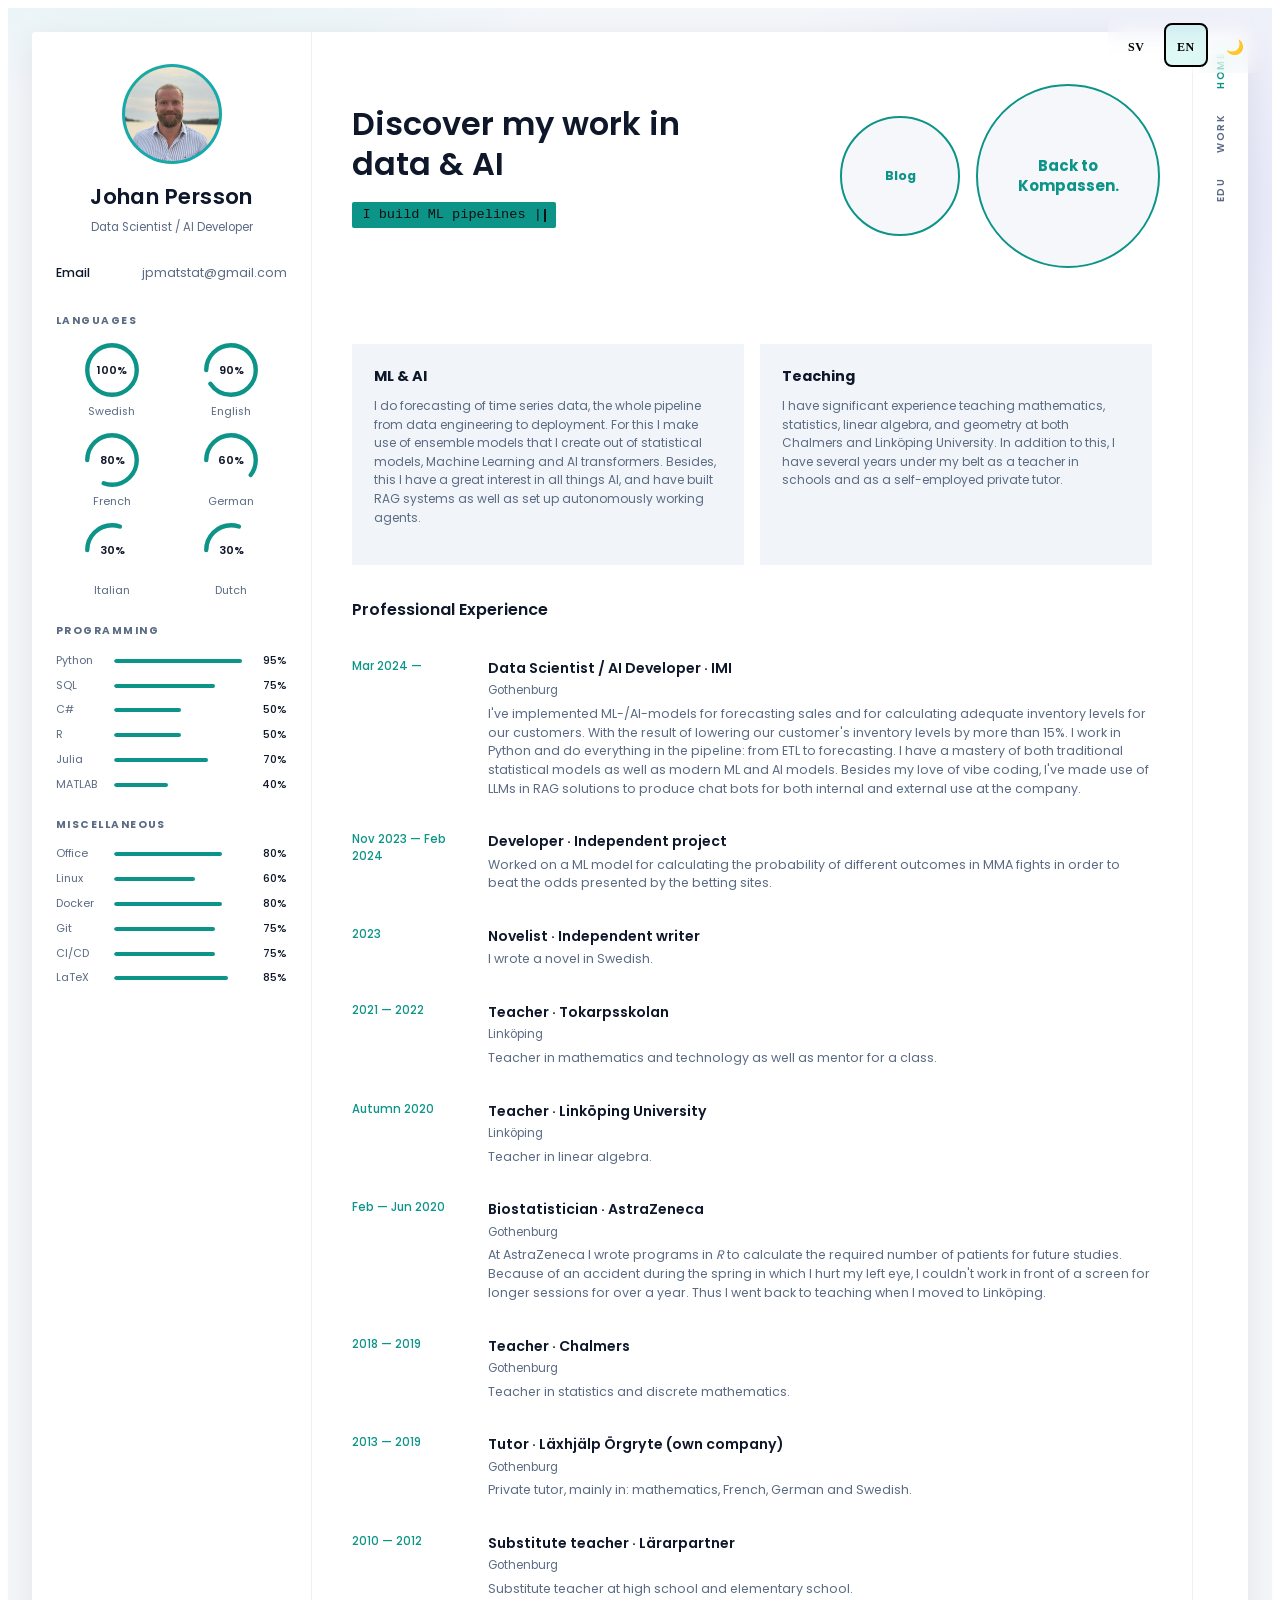
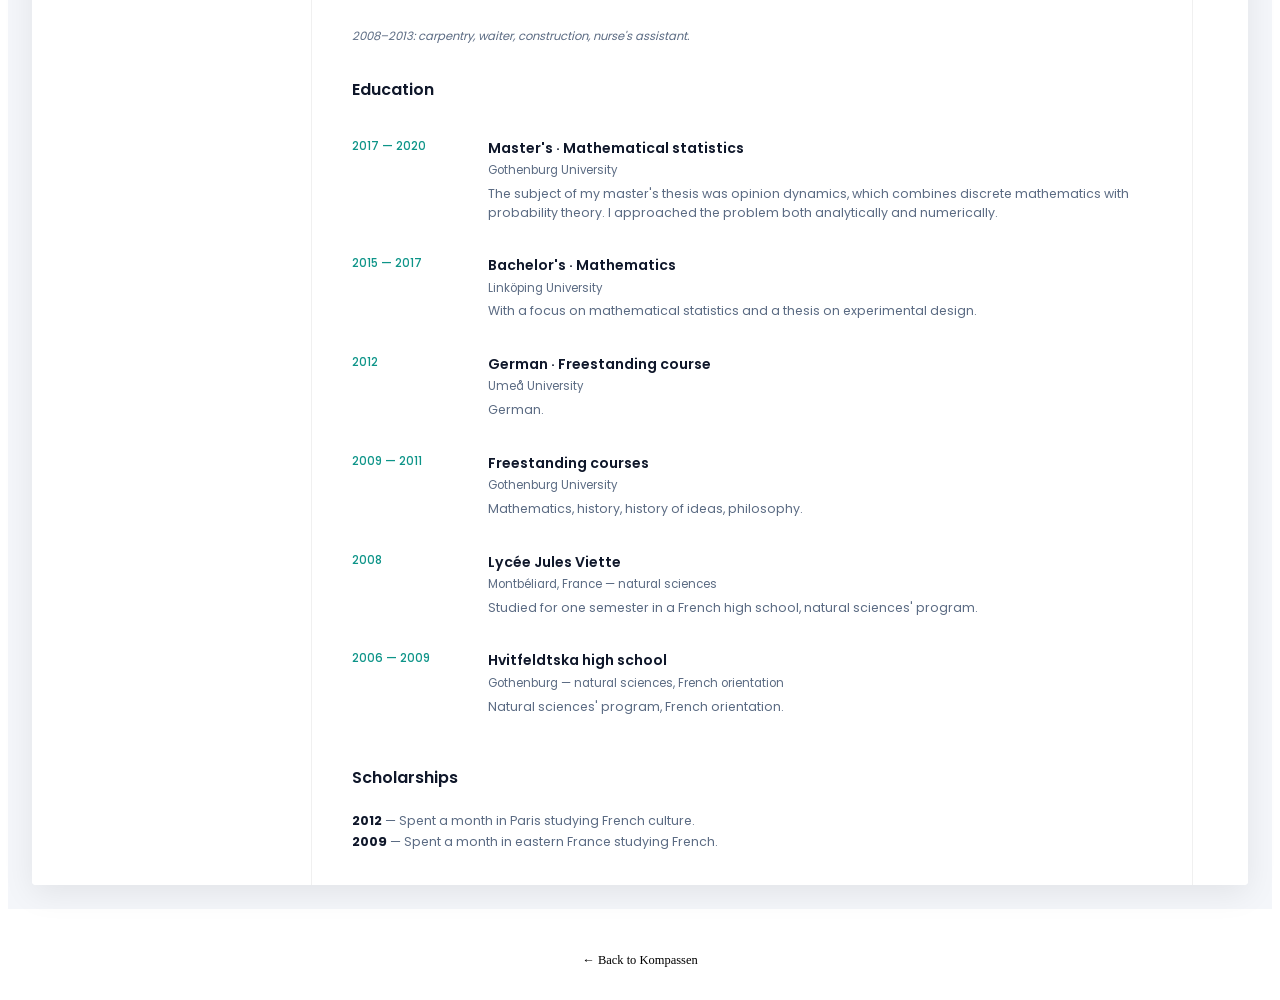
<file: cv/index.html>
<!DOCTYPE html>
<html lang="en">
<head>
    <meta charset="UTF-8">
    <meta name="viewport" content="width=device-width, initial-scale=1.0">
    <title>Johan Persson — CV</title>
    <link rel="icon" href="data:image/svg+xml,%3Csvg xmlns='http://www.w3.org/2000/svg' viewBox='0 0 100 100'%3E%3Ctext y='.9em' font-size='90'%3E%F0%9F%A7%AD%3C/text%3E%3C/svg%3E">
    <link rel="stylesheet" href="fonts/poppins.css">
    <style>
.cv-preview-root {
    --bg-page: #0f172a;
    --bg-dark: #1e293b;
    --bg-card: #334155;
    --bg-card-hover: #3b4f6b;
    --text: #f1f5f9;
    --muted: #94a3b8;
    --accent: #2dd4bf;
    --accent-dim: #0891b2;
    --sidebar-w: 280px;
    --rail-w: 56px;
    --font: "Poppins", system-ui, sans-serif;
}

html[data-theme="light"] .cv-preview-root {
    --bg-page: #f4f6fa;
    --bg-dark: #ffffff;
    --bg-card: #f1f5f9;
    --bg-card-hover: #e8eef5;
    --text: #0f172a;
    --muted: #5b6b83;
    --accent: #0d9488;
    --accent-dim: #0891b2;
    background:
        radial-gradient(900px 500px at 12% -8%, rgba(45, 212, 191, 0.16), transparent 60%),
        radial-gradient(800px 520px at 92% 8%, rgba(99, 102, 241, 0.10), transparent 60%),
        var(--bg-page);
}

html[data-theme="light"] .cv-preview-root .hero {
    background:
        linear-gradient(120deg, rgb(255 255 255 / 0.25), rgb(255 255 255 / 0.05)),
        url("https://images.unsplash.com/photo-1506905925346-21bda4d32df4?w=1200&q=80")
        center / cover no-repeat;
}

html[data-theme="light"] .cv-preview-root .hero-overlay {
    background: linear-gradient(90deg, rgb(255 255 255 / 0.15) 45%, transparent 100%);
}

html[data-theme="light"] .cv-preview-root .hero-copy h2 {
    color: #0f172a;
}

html[data-theme="light"] .cv-preview-root .hero-cta-circle {
    background: rgb(244 246 250 / 0.85);
}

html[data-theme="light"] .cv-preview-root .hero-cta-circle p {
    color: #0f172a;
}

.lang-switcher {
    position: fixed;
    top: 1rem;
    right: 1rem;
    z-index: 1100;
    display: flex;
    gap: 0.35rem;
    padding: 0.35rem;
    background: var(--bg-dark);
    backdrop-filter: blur(12px);
    -webkit-backdrop-filter: blur(12px);
    border: 1px solid rgb(255 255 255 / 0.1);
    border-radius: 0.75rem;
}

/* On phones the fixed switcher overlaps the profile photo; let it flow instead
   (!important needed because the element carries inline positioning) */
@media (max-width: 768px) {
    .lang-switcher {
        position: static !important;
        width: max-content;
        margin: 0.75rem auto 0;
        padding: 0.2rem !important;
        gap: 0.2rem !important;
    }

    .lang-switcher .lang-btn {
        width: 1.8rem;
        height: 1.8rem;
        line-height: 1.8rem;
        font-size: 0.6rem;
    }

    .lang-switcher #cvThemeToggle {
        font-size: 0.8rem !important;
    }
}

.lang-btn {
    width: 2.75rem;
    height: 2.75rem;
    border: 2px solid transparent;
    border-radius: 0.5rem;
    background: transparent;
    color: var(--text);
    font-size: 0.75rem;
    font-weight: 700;
    letter-spacing: 0.04em;
    line-height: 2.75rem;
    text-align: center;
    padding: 0;
    cursor: pointer;
    transition: border-color 0.2s, transform 0.15s, background 0.2s;
    font-family: var(--font);
}

.lang-btn:hover {
    background: rgb(255 255 255 / 0.08);
    transform: scale(1.05);
}

.lang-btn.active {
    border-color: var(--accent);
    background: rgb(45 212 191 / 0.15);
}

.cv-preview-root * {
    box-sizing: border-box;
    margin: 0;
    padding: 0;
}

.cv-preview-root {
    scroll-behavior: smooth;
    font-family: var(--font);
    background: linear-gradient(135deg, var(--bg-page) 0%, var(--bg-dark) 100%);
    color: var(--text);
    min-height: 100vh;
    padding: 1.5rem;
}

.cv-preview-root a {
    color: var(--accent);
    text-decoration: none;
}

.cv-preview-root a:hover {
    text-decoration: underline;
}

.cv-preview-root .page-frame {
    display: grid;
    grid-template-columns: var(--sidebar-w) 1fr var(--rail-w);
    max-width: 1280px;
    min-height: calc(100vh - 3rem);
    margin: 0 auto;
    background: var(--bg-dark);
    backdrop-filter: blur(12px);
    -webkit-backdrop-filter: blur(12px);
    box-shadow: 0 24px 60px rgb(0 0 0 / 0.35);
    border-radius: 4px;
    overflow: hidden;
}

html[data-theme="light"] .cv-preview-root .page-frame {
    box-shadow: 0 8px 32px rgb(0 0 0 / 0.08);
}

html[data-theme="light"] .cv-preview-root .sidebar {
    border-right: 1px solid rgb(0 0 0 / 0.06);
}

html[data-theme="light"] .cv-preview-root .rail {
    border-left: 1px solid rgb(0 0 0 / 0.06);
}

.cv-preview-root .sidebar {
    background: var(--bg-dark);
    border-right: 1px solid rgb(255 255 255 / 0.06);
    padding: 2rem 1.5rem 1.5rem;
    display: flex;
    flex-direction: column;
    gap: 1.5rem;
    overflow-y: auto;
}

.cv-preview-root .profile {
    text-align: center;
}

.cv-preview-root .avatar {
    width: 100px;
    height: 100px;
    margin: 0 auto 1rem;
    border-radius: 50%;
    background: linear-gradient(135deg, var(--accent) 0%, var(--accent-dim) 100%);
    color: #111;
    font-size: 2rem;
    font-weight: 700;
    display: grid;
    place-items: center;
    border: 3px solid rgb(45 212 191 / 0.35);
}

.cv-preview-root .name {
    font-size: 1.35rem;
    font-weight: 600;
    letter-spacing: 0.02em;
}

.cv-preview-root .role {
    font-size: 0.72rem;
    color: var(--muted);
    margin-top: 0.35rem;
    line-height: 1.4;
}

.cv-preview-root .info-list {
    font-size: 0.78rem;
    text-align: left;
}

.cv-preview-root .info-row {
    display: grid;
    grid-template-columns: 1fr 1.2fr;
    gap: 0.25rem;
    justify-items: start;
    padding: 0.35rem 0;
    border-bottom: 1px solid rgb(255 255 255 / 0.05);
}

.cv-preview-root .info-row dt {
    color: var(--text);
    font-weight: 500;
    text-align: left;
}

.cv-preview-root .info-row dd {
    color: var(--muted);
    text-align: left;
    margin: 0;
    display: block;
}

.cv-preview-root .info-row a {
    color: var(--muted);
    display: block;
    text-align: left;
}

.cv-preview-root .info-row a:hover {
    color: var(--accent);
}

.cv-preview-root .sidebar-block h2 {
    font-size: 0.65rem;
    letter-spacing: 0.14em;
    text-transform: uppercase;
    color: var(--muted);
    margin-bottom: 0.85rem;
}

.cv-preview-root .lang-rings {
    display: grid;
    grid-template-columns: repeat(2, 1fr);
    gap: 0.75rem 0.5rem;
}

.cv-preview-root .ring-item {
    display: flex;
    flex-direction: column;
    align-items: center;
    gap: 0.35rem;
    font-size: 0.68rem;
    color: var(--muted);
}

.cv-preview-root .ring {
    width: 56px;
    height: 56px;
}

.cv-preview-root .ring-bg {
    fill: none;
    stroke: rgb(255 255 255 / 0.08);
    stroke-width: 2.8;
}

.cv-preview-root .ring-fill {
    fill: none;
    stroke: var(--accent);
    stroke-width: 2.8;
    stroke-linecap: round;
    transform: rotate(-90deg);
    transform-origin: 50% 50%;
}

.cv-preview-root .ring-text {
    fill: var(--text);
    font-size: 0.45rem;
    font-weight: 600;
    text-anchor: middle;
}

.cv-preview-root .skill-bars {
    display: flex;
    flex-direction: column;
    gap: 0.55rem;
}

.cv-preview-root .skill {
    display: grid;
    grid-template-columns: 3.2rem 1fr 2rem;
    align-items: center;
    gap: 0.4rem;
    font-size: 0.68rem;
    color: var(--muted);
}

.cv-preview-root .skill > span:last-child {
    text-align: right;
    color: var(--text);
    font-weight: 500;
}

.cv-preview-root .bar {
    height: 4px;
    background: rgb(255 255 255 / 0.08);
    border-radius: 2px;
    overflow: hidden;
}

.cv-preview-root .bar > div {
    height: 100%;
    background: var(--accent);
    border-radius: 2px;
}

.cv-preview-root .social {
    margin-top: auto;
    display: flex;
    gap: 0.75rem;
    justify-content: center;
    padding-top: 0.5rem;
}

.cv-preview-root .social a {
    width: 32px;
    height: 32px;
    border-radius: 50%;
    background: rgb(255 255 255 / 0.06);
    color: var(--muted);
    display: grid;
    place-items: center;
    font-size: 0.85rem;
}

.cv-preview-root .social a:hover {
    background: var(--accent);
    color: #111;
    text-decoration: none;
}

.cv-preview-root .content {
    overflow-y: auto;
    padding-bottom: 2rem;
}

.cv-preview-root .hero {
    position: relative;
    min-height: 280px;
    background:
        linear-gradient(120deg, rgb(26 29 35 / 0.92), rgb(26 29 35 / 0.55)),
        url("https://images.unsplash.com/photo-1506905925346-21bda4d32df4?w=1200&q=80")
        center / cover no-repeat;
}

.cv-preview-root .hero-overlay {
    position: absolute;
    inset: 0;
    background: linear-gradient(90deg, rgb(26 29 35 / 0.9) 45%, transparent 100%);
}

.cv-preview-root .hero-body {
    position: relative;
    display: flex;
    align-items: center;
    justify-content: space-between;
    padding: 2.5rem 2rem 2rem 2.5rem;
    min-height: 280px;
}

.cv-preview-root .hero-cta-group {
    display: flex;
    align-items: center;
    flex-wrap: wrap;
    justify-content: center;
    gap: 1rem;
    margin-left: 2rem;
    flex-shrink: 0;
}

.cv-preview-root .hero-cta-circle {
    width: 184px;
    height: 184px;
    border-radius: 50%;
    border: 2px solid var(--accent);
    display: flex;
    align-items: center;
    justify-content: center;
    text-align: center;
    padding: 1rem;
    flex-shrink: 0;
}

.cv-preview-root .hero-cta-circle.small {
    width: 120px;
    height: 120px;
    padding: 0.8rem;
}

.cv-preview-root .hero-cta-circle p {
    font-size: 0.94rem;
    font-weight: 700;
    line-height: 1.35;
    color: var(--muted);
    margin: 0;
}

.cv-preview-root .hero-cta-circle.small p {
    font-size: 0.8rem;
}

.cv-preview-root .hero-cta-circle a {
    color: var(--accent);
}

.cv-preview-root .hero-copy h2 {
    font-size: clamp(1.4rem, 3vw, 2rem);
    font-weight: 600;
    line-height: 1.25;
    max-width: 18ch;
    margin-bottom: 1rem;
    color: var(--accent);
}

.cv-preview-root .typing-line {
    margin-bottom: 1.25rem;
}

.cv-preview-root .typing-line code {
    display: inline-block;
    background: var(--accent);
    color: #111;
    padding: 0.35rem 0.65rem;
    font-family: "Consolas", "Courier New", monospace;
    font-size: 0.85rem;
    border-radius: 2px;
    min-width: 16ch;
}

.cv-preview-root .typing-line code::after {
    content: "";
    display: inline-block;
    width: 2px;
    height: 1em;
    background: #111;
    margin-left: 2px;
    vertical-align: text-bottom;
    animation: blink 1s step-end infinite;
}

@keyframes blink {
    50% { opacity: 0; }
}

.cv-preview-root .btn-primary {
    display: inline-block;
    background: var(--accent);
    color: #111;
    font-size: 0.72rem;
    font-weight: 700;
    letter-spacing: 0.08em;
    padding: 0.75rem 1.4rem;
    text-decoration: none;
    transition: background 0.15s;
}

.cv-preview-root .btn-primary:hover {
    background: #5eead4;
    text-decoration: none;
}

.cv-preview-root .hero-badge {
    width: 140px;
    height: 140px;
    border-radius: 50%;
    background: linear-gradient(135deg, var(--accent), var(--accent-dim));
    color: #111;
    font-size: 3rem;
    font-weight: 700;
    display: grid;
    place-items: center;
    flex-shrink: 0;
    margin-left: 1rem;
    box-shadow: 0 12px 40px rgb(0 0 0 / 0.4);
}

.cv-preview-root .stats {
    display: grid;
    grid-template-columns: repeat(4, 1fr);
    gap: 1px;
    background: rgb(255 255 255 / 0.06);
    border-bottom: 1px solid rgb(255 255 255 / 0.06);
}

.cv-preview-root .stat {
    background: var(--bg-dark);
    padding: 1.25rem 1rem;
    text-align: center;
}

.cv-preview-root .stat strong {
    display: block;
    font-size: 1.6rem;
    color: var(--accent);
    font-weight: 700;
}

.cv-preview-root .stat span {
    font-size: 0.68rem;
    color: var(--muted);
    text-transform: capitalize;
}

.services,
.timeline,
.cv-preview-root .extras {
    padding: 2rem 2.5rem 0;
}

.services h2,
.timeline h2,
.cv-preview-root .extras h2 {
    font-size: 1rem;
    font-weight: 600;
    margin-bottom: 1.25rem;
    text-transform: capitalize;
}

.cv-preview-root .card-grid {
    display: grid;
    grid-template-columns: repeat(2, 1fr);
    gap: 1rem;
}

.cv-preview-root .card {
    background: var(--bg-card);
    padding: 1.35rem;
    transition: background 0.15s;
}

.cv-preview-root .card:hover {
    background: var(--bg-card-hover);
}

.cv-preview-root .card h3 {
    font-size: 0.9rem;
    margin-bottom: 0.65rem;
}

.cv-preview-root .card p {
    font-size: 0.75rem;
    color: var(--muted);
    line-height: 1.55;
    margin-bottom: 1rem;
}

.cv-preview-root .card a {
    font-size: 0.68rem;
    font-weight: 600;
    letter-spacing: 0.06em;
    color: var(--accent);
}

.cv-preview-root .entry {
    display: grid;
    grid-template-columns: 7.5rem 1fr;
    gap: 1rem;
    padding: 1rem 0;
    border-bottom: 1px solid rgb(255 255 255 / 0.06);
}

.cv-preview-root .entry time {
    font-size: 0.72rem;
    color: var(--accent);
    font-weight: 500;
}

.cv-preview-root .entry h3 {
    font-size: 0.88rem;
    font-weight: 600;
    margin-bottom: 0.2rem;
}

.cv-preview-root .entry .meta {
    font-size: 0.72rem;
    color: var(--muted);
    margin-bottom: 0.35rem;
}

.cv-preview-root .entry p {
    font-size: 0.78rem;
    color: var(--muted);
    line-height: 1.5;
}

.cv-preview-root .footnote {
    font-size: 0.72rem;
    color: var(--muted);
    margin-top: 0.75rem;
    font-style: italic;
}

.cv-preview-root .extras ul {
    list-style: none;
    font-size: 0.78rem;
    color: var(--muted);
    line-height: 1.7;
}

.cv-preview-root .extras strong {
    color: var(--text);
}

.cv-preview-root .rail {
    background: var(--bg-dark);
    border-left: 1px solid rgb(255 255 255 / 0.06);
    display: flex;
    flex-direction: column;
    align-items: center;
    padding: 1.25rem 0;
    gap: 1.5rem;
}

.cv-preview-root .menu-btn {
    background: none;
    border: none;
    color: var(--muted);
    font-size: 1.1rem;
    cursor: pointer;
    padding: 0.25rem;
}

.cv-preview-root .menu-btn:hover {
    color: var(--accent);
}

.cv-preview-root .rail-link {
    writing-mode: vertical-rl;
    text-orientation: mixed;
    transform: rotate(180deg);
    font-size: 0.62rem;
    font-weight: 600;
    letter-spacing: 0.18em;
    color: var(--muted);
    text-decoration: none;
}

.rail-link:hover,
.cv-preview-root .rail-link.active {
    color: var(--accent);
}

.cv-preview-root .lang-toggle {
    margin-top: auto;
    display: flex;
    flex-direction: column;
    gap: 0.5rem;
    font-size: 0.62rem;
    font-weight: 600;
    color: var(--muted);
}

.cv-preview-root .lang-toggle .active {
    width: 28px;
    height: 28px;
    border-radius: 50%;
    background: var(--accent);
    color: #111;
    display: grid;
    place-items: center;
}

.cv-preview-root .avatar-img {
    width: 100%;
    height: 100%;
    border-radius: 50%;
    object-fit: cover;
    display: block;
}

@media (max-width: 960px) {
.cv-preview-root .page-frame {
        grid-template-columns: 1fr;
    }

.cv-preview-root .sidebar {
        border-right: none;
        border-bottom: 1px solid rgb(255 255 255 / 0.06);
    }

.cv-preview-root .rail {
        display: none;
    }

.cv-preview-root .stats {
        grid-template-columns: repeat(2, 1fr);
    }

.cv-preview-root .card-grid {
        grid-template-columns: 1fr;
    }

.cv-preview-root .hero-body {
        flex-direction: column;
        text-align: center;
    }

.cv-preview-root .hero-badge {
        margin: 1.5rem 0 0;
    }

.cv-preview-root .entry {
        grid-template-columns: 1fr;
    }
}

@media (max-width: 768px) {
.cv-preview-root { padding: 0.75rem; }
}

@media (max-width: 480px) {
.cv-preview-root { padding: 0.5rem; }
.cv-preview-root .sidebar { padding: 1rem 0.75rem; }
.cv-preview-root .name { font-size: 1.1rem; }
.cv-preview-root .role { font-size: 0.65rem; }
.cv-preview-root .info-list { font-size: 0.7rem; }
.cv-preview-root .info-row { grid-template-columns: 1fr; gap: 0.1rem; padding: 0.25rem 0; }
.cv-preview-root .ring { width: 28px; height: 28px; }
.cv-preview-root .hero-body { padding: 1.5rem 1rem; }
.cv-preview-root .hero-cta-circle { padding: 1rem; }
.cv-preview-root .entry { gap: 0.5rem; }
.cv-preview-root .entry time { font-size: 0.7rem; }
}

    </style>
    <script>
    (function() {
        var stored = localStorage.getItem('theme');
        document.documentElement.dataset.theme = stored === 'dark' ? 'dark' : 'light';
    })();
    </script>
</head>
<body>

<div class="lang-switcher" role="group" aria-label="Language" style="position:fixed;top:1rem;right:1rem;z-index:1100;display:flex;gap:0.35rem;padding:0.35rem;background:var(--bg-dark);backdrop-filter:blur(12px);-webkit-backdrop-filter:blur(12px);border:1px solid rgb(255 255 255 / 0.1);border-radius:0.75rem;">
    <button type="button" class="lang-btn" data-lang="sv" title="Svenska" aria-label="Svenska">SV</button>
    <button type="button" class="lang-btn active" data-lang="en" title="English" aria-label="English">EN</button>
    <button type="button" class="lang-btn" id="cvThemeToggle" title="Toggle dark mode" aria-label="Toggle dark mode" style="font-size:0.9rem;">☀️</button>
</div>

<div class="cv-preview-root">
<div class="page-frame">
    <aside class="sidebar">

        <div class="profile">
            <div class="avatar"><img src="img/profile.jpg" alt="Johan Persson" class="avatar-img"></div>
            <h1 class="name" data-i18n="cv_name">Johan Persson</h1>
            <p class="role" data-i18n="cv_role">Data Scientist / AI Developer</p>
        </div>

        <dl class="info-list">
            <div class="info-row">
                <dt data-i18n="cv_email">Email</dt>
                <dd><a href="mailto:jpmatstat@gmail.com">jpmatstat@gmail.com</a></dd>
            </div>
        </dl>

        <section class="sidebar-block">
            <h2 data-i18n="cv_languages_heading">Languages</h2>
            <div class="lang-rings">
                <div class="ring-item">
                    <svg viewBox="0 0 36 36" class="ring" aria-label="Swedish 100%">
                        <path class="ring-bg" d="M18 2.0845 a 15.9155 15.9155 0 0 1 0 31.831 a 15.9155 15.9155 0 0 1 0 -31.831"/>
                        <path class="ring-fill" stroke-dasharray="100, 100" d="M18 2.0845 a 15.9155 15.9155 0 0 1 0 31.831 a 15.9155 15.9155 0 0 1 0 -31.831"/>
                        <text x="18" y="20.5" class="ring-text">100%</text>
                    </svg>
                    <span data-i18n="cv_lang_swedish">Swedish</span>
                </div>
                <div class="ring-item">
                    <svg viewBox="0 0 36 36" class="ring" aria-label="English 90%">
                        <path class="ring-bg" d="M18 2.0845 a 15.9155 15.9155 0 0 1 0 31.831 a 15.9155 15.9155 0 0 1 0 -31.831"/>
                        <path class="ring-fill" stroke-dasharray="90, 100" d="M18 2.0845 a 15.9155 15.9155 0 0 1 0 31.831 a 15.9155 15.9155 0 0 1 0 -31.831"/>
                        <text x="18" y="20.5" class="ring-text">90%</text>
                    </svg>
                    <span data-i18n="cv_lang_english">English</span>
                </div>
                <div class="ring-item">
                    <svg viewBox="0 0 36 36" class="ring" aria-label="French 80%">
                        <path class="ring-bg" d="M18 2.0845 a 15.9155 15.9155 0 0 1 0 31.831 a 15.9155 15.9155 0 0 1 0 -31.831"/>
                        <path class="ring-fill" stroke-dasharray="80, 100" d="M18 2.0845 a 15.9155 15.9155 0 0 1 0 31.831 a 15.9155 15.9155 0 0 1 0 -31.831"/>
                        <text x="18" y="20.5" class="ring-text">80%</text>
                    </svg>
                    <span data-i18n="cv_lang_french">French</span>
                </div>
                <div class="ring-item">
                    <svg viewBox="0 0 36 36" class="ring" aria-label="German 60%">
                        <path class="ring-bg" d="M18 2.0845 a 15.9155 15.9155 0 0 1 0 31.831 a 15.9155 15.9155 0 0 1 0 -31.831"/>
                        <path class="ring-fill" stroke-dasharray="60, 100" d="M18 2.0845 a 15.9155 15.9155 0 0 1 0 31.831 a 15.9155 15.9155 0 0 1 0 -31.831"/>
                        <text x="18" y="20.5" class="ring-text">60%</text>
                    </svg>
                    <span data-i18n="cv_lang_german">German</span>
                </div>
                <div class="ring-item">
                    <svg viewBox="0 0 36 36" class="ring" aria-label="Italian 30%">
                        <path class="ring-bg" d="M18 2.0845 a 15.9155 15.9155 0 0 1 0 31.831 a 15.9155 15.9155 0 0 1 0 -31.831"/>
                        <path class="ring-fill" stroke-dasharray="30, 100" d="M18 2.0845 a 15.9155 15.9155 0 0 1 0 31.831 a 15.9155 15.9155 0 0 1 0 -31.831"/>
                        <text x="18" y="20.5" class="ring-text">30%</text>
                    </svg>
                    <span data-i18n="cv_lang_italian">Italian</span>
                </div>
                <div class="ring-item">
                    <svg viewBox="0 0 36 36" class="ring" aria-label="Dutch 30%">
                        <path class="ring-bg" d="M18 2.0845 a 15.9155 15.9155 0 0 1 0 31.831 a 15.9155 15.9155 0 0 1 0 -31.831"/>
                        <path class="ring-fill" stroke-dasharray="30, 100" d="M18 2.0845 a 15.9155 15.9155 0 0 1 0 31.831 a 15.9155 15.9155 0 0 1 0 -31.831"/>
                        <text x="18" y="20.5" class="ring-text">30%</text>
                    </svg>
                    <span data-i18n="cv_lang_dutch">Dutch</span>
                </div>
            </div>
        </section>

        <section class="sidebar-block">
            <h2 data-i18n="cv_programming_heading">Programming</h2>
            <div class="skill-bars">
                <div class="skill"><span>Python</span><div class="bar"><div style="width:95%"></div></div><span>95%</span></div>
                <div class="skill"><span>SQL</span><div class="bar"><div style="width:75%"></div></div><span>75%</span></div>
                <div class="skill"><span>C#</span><div class="bar"><div style="width:50%"></div></div><span>50%</span></div>
                <div class="skill"><span>R</span><div class="bar"><div style="width:50%"></div></div><span>50%</span></div>
                <div class="skill"><span>Julia</span><div class="bar"><div style="width:70%"></div></div><span>70%</span></div>
                <div class="skill"><span>MATLAB</span><div class="bar"><div style="width:40%"></div></div><span>40%</span></div>
            </div>
        </section>
        <section class="sidebar-block">
            <h2 data-i18n="cv_misc_heading">Miscellaneous</h2>
            <div class="skill-bars">
                <div class="skill"><span>Office</span><div class="bar"><div style="width:80%"></div></div><span>80%</span></div>
                <div class="skill"><span>Linux</span><div class="bar"><div style="width:60%"></div></div><span>60%</span></div>
                <div class="skill"><span>Docker</span><div class="bar"><div style="width:80%"></div></div><span>80%</span></div>
                <div class="skill"><span>Git</span><div class="bar"><div style="width:75%"></div></div><span>75%</span></div>
                <div class="skill"><span>CI/CD</span><div class="bar"><div style="width:75%"></div></div><span>75%</span></div>
                <div class="skill"><span>LaTeX</span><div class="bar"><div style="width:85%"></div></div><span>85%</span></div>
            </div>
        </section>
    </aside>

    <main class="content">
        <section class="hero" id="home">
            <div class="hero-overlay"></div>
            <div class="hero-body">
                <div class="hero-copy">
                    <h2 data-i18n="cv_hero_title">Discover my work in data &amp; AI</h2>
                    <p class="typing-line"><code id="typing"></code></p>
                </div>
                <div class="hero-cta-group">
                    <div class="hero-cta-circle small">
                        <p data-i18n-html="cv_blog_cta"><a href="../blog/index.html">Blogg</a></p>
                    </div>
                    <div class="hero-cta-circle">
                        <p data-i18n-html="cv_cta"><a href="../index.html">Tillbaka till Kompassen.</a></p>
                    </div>
                </div>
            </div>
        </section>

        <section class="services">
            <div class="card-grid">
                <article class="card">
                    <h3 data-i18n="cv_ml_title">ML &amp; AI</h3>
                    <p data-i18n="cv_ml_desc">I do forecasting of time series data, the whole pipeline from data engineering to deployment. For this I make use of ensemble models that I create out of statistical models, Machine Learning and AI transformers. Besides, this I have a great interest in all things AI, and have built RAG systems as well as set up autonomously working agents.</p>
                </article>
                <article class="card">
                    <h3 data-i18n="cv_teaching_title">Teaching</h3>
                    <p data-i18n="cv_teaching_desc">I have significant experience teaching mathematics, statistics, linear algebra, and geometry at both Chalmers and Linköping University. In addition to this, I have several years under my belt as a teacher in schools and as a self-employed private tutor.</p>
                </article>
            </div>
        </section>

        <section class="timeline" id="experience">
            <h2 data-i18n="cv_exp_heading">Professional experience</h2>
            <article class="entry">
                <time>Mar 2024 —</time>
                <div>
                    <h3 data-i18n="cv_exp_0_title">Data Scientist / AI Developer · IMI</h3>
                    <p class="meta" data-i18n="cv_location_gothenburg">Gothenburg</p>
                    <p data-i18n="cv_exp_0_desc">I've implemented ML-/AI-models for forecasting sales and for calculating adequate inventory levels for our customers. With the result of lowering our customer's inventory levels by more than 15%. I work in Python and do everything in the pipeline: from ETL to forecasting. I have a mastery of both traditional statistical models as well as modern ML and AI models. Besides my love of vibe coding, I've made use of LLMs in RAG solutions to produce chat bots for both internal and external use at the company.</p>
                </div>
            </article>
            <article class="entry">
                <time>Nov 2023 — Feb 2024</time>
                <div>
                    <h3 data-i18n="cv_exp_1_title">Developer · Independent project</h3>
                    <p data-i18n="cv_exp_1_desc">Worked on a ML model for calculating the probability of different outcomes in MMA fights in order to beat the odds presented by the betting sites.</p>
                </div>
            </article>
            <article class="entry">
                <time>2023</time>
                <div>
                    <h3 data-i18n="cv_exp_2_title">Novelist · Independent writer</h3>
                    <p data-i18n="cv_exp_2_desc">I wrote a novel in Swedish.</p>
                </div>
            </article>
            <article class="entry">
                <time>2021 — 2022</time>
                <div>
                    <h3 data-i18n="cv_exp_3_title">Teacher · Tokarpsskolan</h3>
                    <p class="meta" data-i18n="cv_exp_3_meta">Linköping</p>
                    <p data-i18n="cv_exp_3_desc">Teacher in mathematics and technology as well as mentor for a class.</p>
                </div>
            </article>
            <article class="entry">
                <time>Autumn 2020</time>
                <div>
                    <h3 data-i18n="cv_exp_4_title">Teacher · Linköping University</h3>
                    <p class="meta" data-i18n="cv_exp_4_meta">Linköping</p>
                    <p data-i18n="cv_exp_4_desc">Teacher in linear algebra.</p>
                </div>
            </article>
            <article class="entry">
                <time>Feb — Jun 2020</time>
                <div>
                    <h3 data-i18n="cv_exp_5_title">Biostatistician · AstraZeneca</h3>
                    <p class="meta" data-i18n="cv_location_gothenburg">Gothenburg</p>
                    <p data-i18n-html="cv_exp_5_desc">At AstraZeneca I wrote programs in <i>R</i> to calculate the required number of patients for future studies. Because of an accident during the spring in which I hurt my left eye, I couldn't work in front of a screen for longer sessions for over a year. Thus I went back to teaching when I moved to Linköping.</p>
                </div>
            </article>
            <article class="entry">
                <time>2018 — 2019</time>
                <div>
                    <h3 data-i18n="cv_exp_6_title">Teacher · Chalmers</h3>
                    <p class="meta" data-i18n="cv_exp_6_meta">Gothenburg</p>
                    <p data-i18n="cv_exp_6_desc">Teacher in statistics and discrete mathematics.</p>
                </div>
            </article>
            <article class="entry">
                <time>2013 — 2019</time>
                <div>
                    <h3 data-i18n="cv_exp_7_title">Tutor · Läxhjälp Örgryte (own company)</h3>
                    <p class="meta" data-i18n="cv_exp_7_meta">Gothenburg</p>
                    <p data-i18n="cv_exp_7_desc">Private tutor, mainly in: mathematics, French, German and Swedish.</p>
                </div>
            </article>
            <article class="entry">
                <time>2010 — 2012</time>
                <div>
                    <h3 data-i18n="cv_exp_8_title">Substitute teacher · Lärarpartner</h3>
                    <p class="meta" data-i18n="cv_exp_8_meta">Gothenburg</p>
                    <p data-i18n="cv_exp_8_desc">Substitute teacher at high school and elementary school.</p>
                </div>
            </article>
            <p class="footnote" data-i18n="cv_footnote">2008–2013: carpentry, waiter, construction, nurse's assistant.</p>
        </section>

        <section class="timeline" id="education">
            <h2 data-i18n="cv_education_heading">Education</h2>
            <article class="entry">
                <time>2017 — 2020</time>
                <div>
                    <h3 data-i18n="cv_edu_0_title">Master's · Mathematical statistics</h3>
                    <p class="meta" data-i18n="cv_edu_0_meta">Gothenburg University</p>
                    <p data-i18n="cv_edu_0_desc">The subject of my master's thesis was opinion dynamics, which combines discrete mathematics with probability theory. I approached the problem both analytically and numerically.</p>
                </div>
            </article>
            <article class="entry">
                <time>2015 — 2017</time>
                <div>
                    <h3 data-i18n="cv_edu_1_title">Bachelor's · Mathematics</h3>
                    <p class="meta" data-i18n="cv_edu_1_meta">Linköping University</p>
                    <p data-i18n="cv_edu_1_desc">With a focus on mathematical statistics and a thesis on experimental design.</p>
                </div>
            </article>
            <article class="entry">
                <time>2012</time>
                <div>
                    <h3 data-i18n="cv_edu_2_title">German · Freestanding course</h3>
                    <p class="meta" data-i18n="cv_edu_2_meta">Umeå University</p>
                    <p data-i18n="cv_edu_2_desc">German.</p>
                </div>
            </article>
            <article class="entry">
                <time>2009 — 2011</time>
                <div>
                    <h3 data-i18n="cv_edu_3_title">Freestanding courses</h3>
                    <p class="meta" data-i18n="cv_edu_3_meta">Gothenburg University</p>
                    <p data-i18n="cv_edu_3_desc">Mathematics, history, history of ideas, philosophy.</p>
                </div>
            </article>
            <article class="entry">
                <time>2008</time>
                <div>
                    <h3 data-i18n="cv_edu_4_title">Lycée Jules Viette</h3>
                    <p class="meta" data-i18n="cv_edu_4_meta">Montbéliard, France — natural sciences</p>
                    <p data-i18n="cv_edu_4_desc">Studied for one semester in a French high school, natural sciences' program.</p>
                </div>
            </article>
            <article class="entry">
                <time>2006 — 2009</time>
                <div>
                    <h3 data-i18n="cv_edu_5_title">Hvitfeldtska high school</h3>
                    <p class="meta" data-i18n="cv_edu_5_meta">Gothenburg — natural sciences, French orientation</p>
                    <p data-i18n="cv_edu_5_desc">Natural sciences' program, French orientation.</p>
                </div>
            </article>
        </section>

        <section class="extras" id="other">
            <h2 data-i18n="cv_extras_heading">Scholarships</h2>
            <ul>
                <li><strong>2012</strong><span data-i18n="cv_extra_0"> — Spent a month in Paris studying French culture.</span></li>
                <li><strong>2009</strong><span data-i18n="cv_extra_1"> — Spent a month in eastern France studying French.</span></li>
            </ul>
        </section>

        </main>

    <nav class="rail" aria-label="Section navigation">
        <a href="#home" class="rail-link active" data-i18n="cv_nav_home">HOME</a>
        <a href="#experience" class="rail-link" data-i18n="cv_nav_work">WORK</a>
        <a href="#education" class="rail-link" data-i18n="cv_nav_edu">EDU</a>
    </nav>
</div>
</div>

<script>
(function() {
    var TRANSLATIONS = { en: {}, sv: {} };

    TRANSLATIONS.en = {
        cv_name: 'Johan Persson',
        cv_role: 'Data Scientist / AI Developer',
        cv_email: 'Email',
        cv_cta: '<a href="../index.html">Back to Kompassen.</a>',
        cv_blog_cta: '<a href="../blog/index.html">Blog</a>',
        cv_languages_heading: 'Languages',
        cv_lang_swedish: 'Swedish',
        cv_lang_english: 'English',
        cv_lang_french: 'French',
        cv_lang_german: 'German',
        cv_lang_italian: 'Italian',
        cv_lang_dutch: 'Dutch',
        cv_programming_heading: 'Programming',
        cv_misc_heading: 'Miscellaneous',
        cv_hero_title: 'Discover my work in data & AI',
        cv_ml_title: 'ML & AI',
        cv_ml_desc: 'I do forecasting of time series data, the whole pipeline from data engineering to deployment. For this I make use of ensemble models that I create out of statistical models, Machine Learning and AI transformers. Besides, this I have a great interest in all things AI, and have built RAG systems as well as set up autonomously working agents.',
        cv_teaching_title: 'Teaching',
        cv_teaching_desc: 'I have significant experience teaching mathematics, statistics, linear algebra, and geometry at both Chalmers and Link\u00f6ping University. In addition to this, I have several years under my belt as a teacher in schools and as a self-employed private tutor.',
        cv_exp_heading: 'Professional experience',
        cv_exp_0_title: 'Data Scientist / AI Developer \u00b7 IMI',
        cv_exp_0_desc: 'I\'ve implemented ML-/AI-models for forecasting sales and for calculating adequate inventory levels for our customers. With the result of lowering our customer\'s inventory levels by more than 15%. I work in Python and do everything in the pipeline: from ETL to forecasting. I have a mastery of both traditional statistical models as well as modern ML and AI models. Besides my love of vibe coding, I\'ve made use of LLMs in RAG solutions to produce chat bots for both internal and external use at the company.',
        cv_exp_1_title: 'Developer \u00b7 Independent project',
        cv_exp_1_desc: 'Worked on a ML model for calculating the probability of different outcomes in MMA fights in order to beat the odds presented by the betting sites.',
        cv_exp_2_title: 'Novelist \u00b7 Independent writer',
        cv_exp_2_desc: 'I wrote a novel in Swedish.',
        cv_exp_3_title: 'Teacher \u00b7 Tokarpsskolan',
        cv_exp_3_meta: 'Link\u00f6ping',
        cv_exp_3_desc: 'Teacher in mathematics and technology as well as mentor for a class.',
        cv_exp_4_title: 'Teacher \u00b7 Link\u00f6ping University',
        cv_exp_4_meta: 'Link\u00f6ping',
        cv_exp_4_desc: 'Teacher in linear algebra.',
        cv_exp_5_title: 'Biostatistician \u00b7 AstraZeneca',
        cv_exp_5_desc: 'At AstraZeneca I wrote programs in <i>R</i> to calculate the required number of patients for future studies. Because of an accident during the spring in which I hurt my left eye, I couldn\'t work in front of a screen for longer sessions for over a year. Thus I went back to teaching when I moved to Linköping.',
        cv_exp_6_title: 'Teacher \u00b7 Chalmers',
        cv_exp_6_meta: 'Gothenburg',
        cv_exp_6_desc: 'Teacher in statistics and discrete mathematics.',
        cv_exp_7_title: 'Tutor \u00b7 L\u00e4xhj\u00e4lp \u00d6rgryte (own company)',
        cv_exp_7_meta: 'Gothenburg',
        cv_exp_7_desc: 'Private tutor, mainly in: mathematics, French, German and Swedish.',
        cv_exp_8_title: 'Substitute teacher \u00b7 L\u00e4rarpartner',
        cv_exp_8_meta: 'Gothenburg',
        cv_exp_8_desc: 'Substitute teacher at high school and elementary school.',
        cv_footnote: '2008\u20132013: carpentry, waiter, construction, nurse\'s assistant.',
        cv_education_heading: 'Education',
        cv_edu_0_title: 'Master\'s \u00b7 Mathematical statistics',
        cv_edu_0_meta: 'Gothenburg University',
        cv_edu_0_desc: 'The subject of my master\'s thesis was opinion dynamics, which combines discrete mathematics with probability theory. I approached the problem both analytically and numerically.',
        cv_edu_1_title: 'Bachelor\'s \u00b7 Mathematics',
        cv_edu_1_meta: 'Link\u00f6ping University',
        cv_edu_1_desc: 'With a focus on mathematical statistics and a thesis on experimental design.',
        cv_edu_2_title: 'German \u00b7 Freestanding course',
        cv_edu_2_meta: 'Ume\u00e5 University',
        cv_edu_2_desc: 'German.',
        cv_edu_3_title: 'Freestanding courses',
        cv_edu_3_meta: 'Gothenburg University',
        cv_edu_3_desc: 'Mathematics, history, history of ideas, philosophy.',
        cv_edu_4_title: 'Lyc\u00e9e Jules Viette',
        cv_edu_4_meta: 'Montb\u00e9liard, France \u2014 natural sciences',
        cv_edu_4_desc: 'Studied for one semester in a French high school, natural sciences\' program.',
        cv_edu_5_title: 'Hvitfeldtska high school',
        cv_edu_5_meta: 'Gothenburg \u2014 natural sciences, French orientation',
        cv_edu_5_desc: 'Natural sciences\' program, French orientation.',
        cv_extras_heading: 'Scholarships',
        cv_extra_0: ' \u2014 Spent a month in Paris studying French culture.',
        cv_extra_1: ' \u2014 Spent a month in eastern France studying French.',
    cv_nav_home: 'HOME',
    cv_nav_work: 'WORK',
    cv_nav_edu: 'EDU',
    cv_location_gothenburg: 'Gothenburg',
    cv_back_link: '\u2190 Back to Kompassen',
    };

    TRANSLATIONS.sv = {
        cv_name: 'Johan Persson',
        cv_role: 'Data Scientist / AI-utvecklare',
        cv_email: 'E-post',
        cv_cta: '<a href="../index.html">Tillbaka till Kompassen.</a>',
        cv_blog_cta: '<a href="../blog/index.html">Blogg</a>',
        cv_languages_heading: 'Spr\u00e5k',
        cv_lang_swedish: 'Svenska',
        cv_lang_english: 'Engelska',
        cv_lang_french: 'Franska',
        cv_lang_german: 'Tyska',
        cv_lang_italian: 'Italienska',
        cv_lang_dutch: 'Holl\u00e4ndska',
        cv_programming_heading: 'Programmering',
        cv_misc_heading: 'Övrigt',
        cv_hero_title: 'Uppt\u00e4ck mitt arbete inom data & AI',
        cv_ml_title: 'ML & AI',
        cv_ml_desc: 'Jag prognostiserar tidsseriedata: hela kedjan fr\u00e5n dataengineering till drifts\u00e4ttning. F\u00f6r detta anv\u00e4nder jag ensemblemodeler som jag skapar utifr\u00e5n statistiska modeller, Machine Learning och AI-transformatorer. Ut\u00f6ver detta har jag ett stort intresse f\u00f6r allt som r\u00f6r AI, och har byggt RAG-system samt satt upp autonomt arbetande agenter.',
        cv_teaching_title: 'Undervisning',
        cv_teaching_desc: 'Jag har en betydande erfarenhet av undervisning i matematik, statistik, linj\u00e4r algebra och geometri fr\u00e5n b\u00e5de Chalmers och Link\u00f6pings universitet. Dessutom flera \u00e5r under b\u00e4ltet som l\u00e4rare inom skolan och som egenanst\u00e4lld privatl\u00e4rare.',
        cv_exp_heading: 'Yrkeserfarenhet',
        cv_exp_0_title: 'Data Scientist / AI-utvecklare \u00b7 IMI',
        cv_exp_0_desc: 'Jag har implementerat ML-/AI-modeller för att prognostisera försäljning och beräkna lämpliga lagernivåer för våra kunder. Vilket resulterade i att kundernas lagernivåer sänktes med mer än 15 %. Jag arbetar i Python och gör allt i pipelinen: från ETL till prognoser. Jag behärskar både traditionella statistiska modeller samt moderna ML- och AI-modeller. Utöver min kärlek till vibe coding har jag använt LLM:er i RAG-lösningar för att skapa chattbotar för både intern och extern användning på företaget.',
        cv_exp_1_title: 'Utvecklare \u00b7 Eget projekt',
        cv_exp_1_desc: 'Arbetade med en ML-modell för att beräkna sannoligheten för olika utfall i MMA-matcher för att slå oddsen som bettingsajterna presenterar.',
        cv_exp_2_title: 'Romanf\u00f6rfattare \u00b7 Oberoende skribent',
        cv_exp_2_desc: 'Jag skrev en roman på svenska.',
        cv_exp_3_title: 'L\u00e4rare \u00b7 Tokarpsskolan',
        cv_exp_3_meta: 'Link\u00f6ping',
        cv_exp_3_desc: 'Lärare i matematik och teknik samt klassmentor.',
        cv_exp_4_title: 'L\u00e4rare \u00b7 Link\u00f6pings universitet',
        cv_exp_4_meta: 'Link\u00f6ping',
        cv_exp_4_desc: 'Lärare i linjär algebra.',
        cv_exp_5_title: 'Biostatistiker \u00b7 AstraZeneca',
        cv_exp_5_desc: 'På AstraZeneca skrev jag program i <i>R</i> för att beräkna antalet patienter som krävs för framtida studier. På grund av en olycka under våren där jag skadade vänsterögat kunde jag inte arbeta framför en skärm under längre sessioner under över ett år. Jag återvände alltså till undervisning när jag flyttade till Linköping.',
        cv_exp_6_title: 'L\u00e4rare \u00b7 Chalmers',
        cv_exp_6_meta: 'G\u00f6teborg',
        cv_exp_6_desc: 'Lärare i statistik och diskret matematik.',
        cv_exp_7_title: 'Privatl\u00e4rare \u00b7 L\u00e4xhj\u00e4lp \u00d6rgryte (eget f\u00f6retag)',
        cv_exp_7_meta: 'G\u00f6teborg',
        cv_exp_7_desc: 'Privatlärare, främst i: matematik, franska, tyska och svenska.',
        cv_exp_8_title: 'Vikarierande l\u00e4rare \u00b7 L\u00e4rarpartner',
        cv_exp_8_meta: 'G\u00f6teborg',
        cv_exp_8_desc: 'L\u00e4rarvikarie p\u00e5 gymnasie- och grundskoleniv\u00e5.',
        cv_footnote: '2008\u20132013: snickeri, servit\u00f6r, bygg, v\u00e5rdbitr\u00e4de, handelstr\u00e4dg\u00e5rd, mm.',
        cv_education_heading: 'Utbildning',
        cv_edu_0_title: 'Masterexamen i matematisk statistik',
        cv_edu_0_meta: 'G\u00f6teborgs universitet',
        cv_edu_0_desc: 'Mitt examensarbete handlade om \u00e5siktsdynamik, vilket kombinerar diskret matematik med sannolikhetsteori. Jag angrep problemet b\u00e5de analytiskt och numeriskt.',
        cv_edu_1_title: 'Kandidatexamen i matematik',
        cv_edu_1_meta: 'Link\u00f6pings universitet',
        cv_edu_1_desc: 'Med inriktning mot matematisk statistik och ett examensarbete om f\u00f6rs\u00f6ksplanering.',
        cv_edu_2_title: 'Frist\u00e5ende kurs',
        cv_edu_2_meta: 'Ume\u00e5 universitet',
        cv_edu_2_desc: 'Tyska.',
        cv_edu_3_title: 'Frist\u00e5ende kurser',
        cv_edu_3_meta: 'G\u00f6teborgs universitet',
        cv_edu_3_desc: 'Matematik, historia, id\u00e9historia, filosofi.',
        cv_edu_4_title: 'Lyc\u00e9e Jules Viette',
        cv_edu_4_meta: 'Montb\u00e9liard, Frankrike',
        cv_edu_4_desc: 'Studerade en termin p\u00e5 ett franskt gymnasium, naturvetenskapligt program.',
        cv_edu_5_title: 'Hvitfeldtska gymnasiet',
        cv_edu_5_meta: 'G\u00f6teborg',
        cv_edu_5_desc: 'Naturvetenskapligt program, fransk inriktning.',
        cv_extras_heading: 'Stipendier',
        cv_extra_0: ' \u2014 En m\u00e5nad i Paris med studier av Frankrikes kulturella och historiska arv.',
        cv_extra_1: ' \u2014 En m\u00e5nad i \u00f6stra Frankrike med studier av franska spr\u00e5ket.',
    cv_nav_home: 'HEM',
    cv_nav_work: 'ARBETE',
    cv_nav_edu: 'UTB',
    cv_location_gothenburg: 'Göteborg',
    cv_back_link: '\u2190 Tillbaka till Kompassen',
    };

    var STORAGE_KEY = 'cv_lang';
    var currentLang = 'sv';
    var listeners = [];

    function detectDefaultLang() {
        var stored = localStorage.getItem(STORAGE_KEY);
        if (stored === 'en' || stored === 'sv') return stored;
        var nav = (navigator.language || '').toLowerCase();
        return nav.startsWith('sv') ? 'sv' : 'en';
    }

    function t(key) {
        var dict = TRANSLATIONS[currentLang] || TRANSLATIONS.en;
        return dict[key] !== undefined ? dict[key] : (TRANSLATIONS.en[key] !== undefined ? TRANSLATIONS.en[key] : key);
    }

    function applyTranslations() {
        document.documentElement.lang = currentLang;
        var titleEl = document.querySelector('title');
        if (titleEl) titleEl.textContent = t('cv_name') + ' \u2014 CV';

        document.querySelectorAll('[data-i18n]').forEach(function(el) {
            el.textContent = t(el.dataset.i18n);
        });
        document.querySelectorAll('[data-i18n-html]').forEach(function(el) {
            el.innerHTML = t(el.dataset.i18nHtml);
        });
        document.querySelectorAll('.lang-btn').forEach(function(btn) {
            var active = btn.dataset.lang === currentLang;
            btn.classList.toggle('active', active);
            btn.setAttribute('aria-pressed', active ? 'true' : 'false');
        });
    }

    function setLang(lang) {
        if (lang !== 'en' && lang !== 'sv') return;
        currentLang = lang;
        localStorage.setItem(STORAGE_KEY, lang);
        applyTranslations();
        listeners.forEach(function(fn) { fn(lang); });
    }

    function getLang() { return currentLang; }

    function onLangChange(fn) { listeners.push(fn); }

    currentLang = detectDefaultLang();
    document.querySelectorAll('.lang-btn').forEach(function(btn) {
        btn.addEventListener('click', function() { setLang(btn.dataset.lang); });
    });
    applyTranslations();
    // This <script> sits above the page footer, so elements further down the
    // document do not exist yet when applyTranslations() first runs. Re-apply
    // once the document is fully parsed, or the footer link would keep its
    // static text — or show the raw i18n key — until the language is toggled.
    if (document.readyState === 'loading') {
        document.addEventListener('DOMContentLoaded', applyTranslations);
    }

    window.I18n = { getLang: getLang, onLangChange: onLangChange, t: t };

    function getTypingPhrases() {
        var lang = getLang();
        if (lang === 'sv') {
            return [
                "Jag bygger ML-pipelines |",
                "Jag prognostiserar & optimerar |",
                "Jag undervisar i matematik |",
                "Jag utf\u00f6r statistiska tester |",
            ];
        }
        return [
            "I build ML pipelines |",
            "I forecast & optimise |",
            "I teach mathematics |",
            "I perform statistical tests |",
        ];
    }

    var el = document.getElementById("typing");
    var pi = 0;
    var ci = 0;
    var deleting = false;
    var hold = false;

    function tick() {
        var arr = getTypingPhrases();
        var phrase = arr[pi];
        if (hold) { setTimeout(tick, 1400); hold = false; return; }
        if (!deleting) {
            el.textContent = phrase.slice(0, ++ci);
            if (ci === phrase.length) {
                deleting = true;
                hold = true;
            }
        } else {
            el.textContent = phrase.slice(0, --ci);
            if (ci === 0) {
                deleting = false;
                pi = (pi + 1) % arr.length;
            }
        }
        setTimeout(tick, deleting ? 40 : 80);
    }

    document.addEventListener('DOMContentLoaded', function() {
        tick();
        if (window.I18n && window.I18n.onLangChange) {
            window.I18n.onLangChange(function() {
                pi = 0; ci = 0; deleting = false; hold = false;
                el.textContent = '';
            });
        }
    });
})();
</script>

<script>
(function() {
    var root = document.documentElement;
    var toggleBtn = document.getElementById('cvThemeToggle');

    function updateBtn() {
        if (!toggleBtn) return;
        var isDark = root.dataset.theme !== 'light';
        toggleBtn.textContent = isDark ? '☀️' : '🌙';
        toggleBtn.setAttribute('aria-label', isDark ? 'Switch to light mode' : 'Switch to dark mode');
    }

    if (toggleBtn) {
        toggleBtn.addEventListener('click', function() {
            var isDark = root.dataset.theme !== 'light';
            root.dataset.theme = isDark ? 'light' : 'dark';
            localStorage.setItem('theme', isDark ? 'light' : 'dark');
            updateBtn();
        });
    }

    updateBtn();
})();
</script>

<div style="text-align:center;padding:1.5rem 0;border-top:1px solid rgb(255 255 255 / 0.06);margin-top:1rem;">
  <a href="/" data-i18n="cv_back_link" style="color:var(--accent);text-decoration:none;font-size:0.78rem;">&larr; Tillbaka till Kompassen</a>
</div>

</body>
</html>
</file>
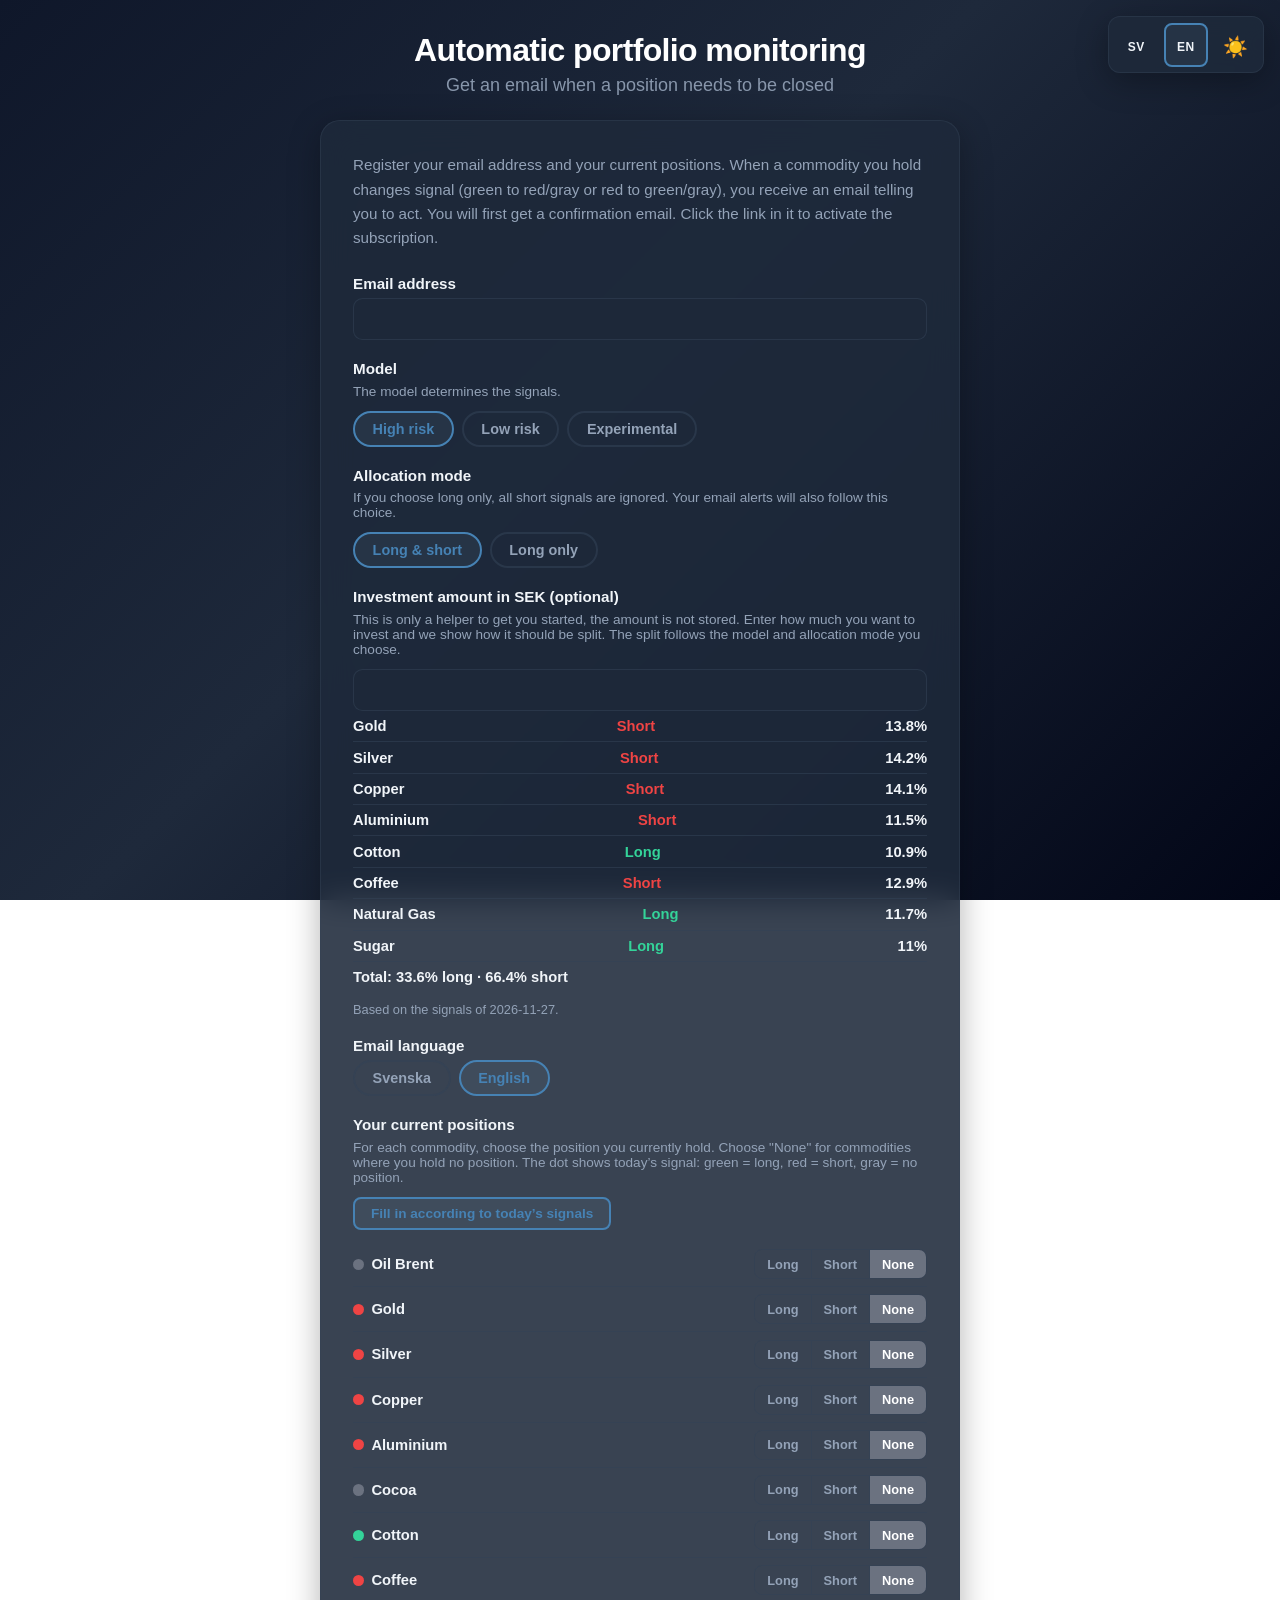
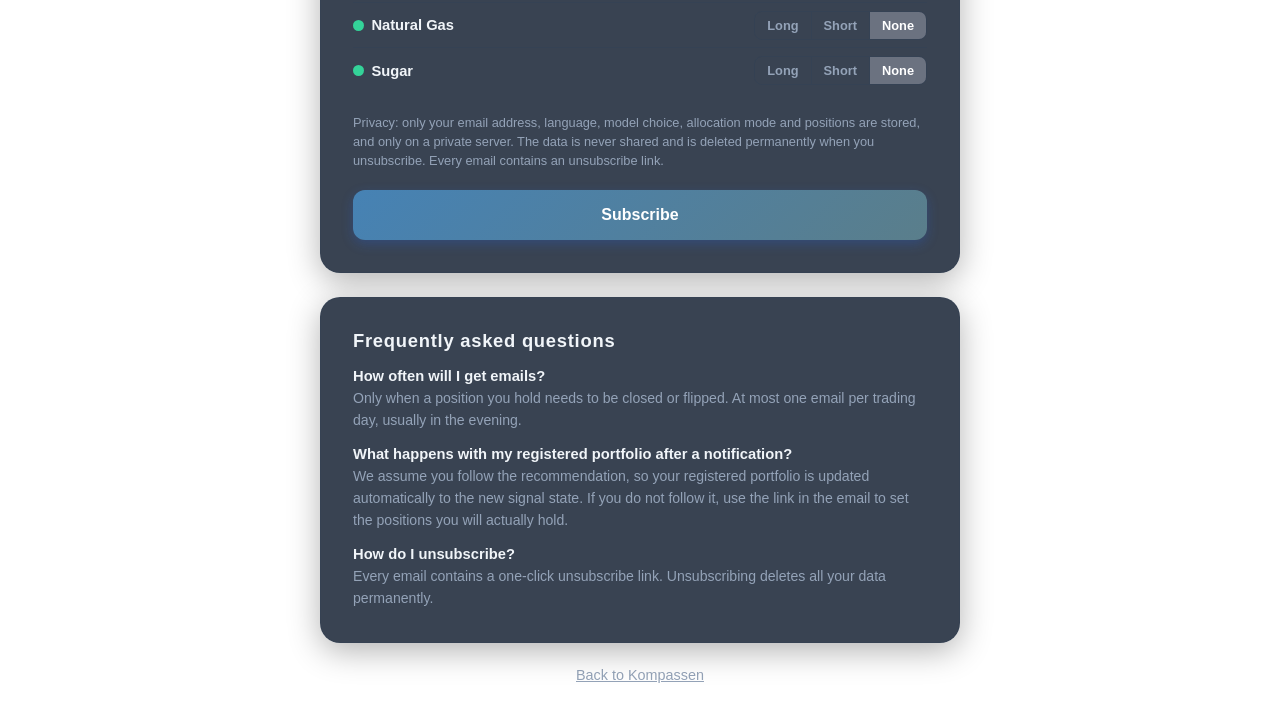
<file: portfolio-management/index.html>
<!DOCTYPE html>
<html lang="sv">
<head>
    <meta charset="UTF-8">
    <meta name="viewport" content="width=device-width, initial-scale=1.0">
    <title>Portföljövervakning — Kompassen</title>
    <meta name="description" id="pmMetaDesc" content="Registrera din portfölj och få ett mejl när en råvarusignal ändras och en position behöver stängas.">
    <meta property="og:type" content="website">
    <meta property="og:url" content="https://kompassen.dev/portfolio-management/">
    <link rel="canonical" href="https://kompassen.dev/portfolio-management/">
    <meta property="og:title" content="Portföljövervakning — Kompassen">
    <meta property="og:description" content="Registrera din portfölj och få ett mejl när en råvarusignal ändras och en position behöver stängas.">
    <link rel="icon" href="data:image/svg+xml,%3Csvg xmlns='http://www.w3.org/2000/svg' viewBox='0 0 100 100'%3E%3Ctext y='.9em' font-size='90'%3E%F0%9F%A7%AD%3C/text%3E%3C/svg%3E">
    <link rel="stylesheet" href="../styles.css?v=21">
    <style>
        .pm-container {
            max-width: 640px;
            margin: 0 auto;
        }

        .pm-header {
            text-align: center;
            margin-bottom: 1.5rem;
        }

        .pm-header h1 {
            font-size: clamp(1.5rem, 4vw, 2rem);
            font-weight: 700;
            letter-spacing: -0.02em;
            margin-bottom: 0.4rem;
        }

        .pm-header .subtitle {
            color: var(--text-secondary);
        }

        .pm-field {
            margin-bottom: 1.25rem;
        }

        .pm-field > label,
        .pm-field > .pm-label {
            display: block;
            font-weight: 600;
            font-size: 0.95rem;
            margin-bottom: 0.4rem;
            color: var(--text-primary);
        }

        .pm-field input[type="email"] {
            width: 100%;
            padding: 0.7rem 0.9rem;
            border: 1px solid var(--border-color);
            border-radius: 0.6rem;
            background: var(--card-bg);
            color: var(--text-primary);
            font-family: inherit;
        }

        .pm-field input[type="email"]:focus {
            outline: none;
            border-color: var(--primary-color);
            box-shadow: 0 0 0 3px var(--primary-light);
        }

        .pm-lang-choice {
            display: flex;
            gap: 0.5rem;
            flex-wrap: wrap;
        }

        .pm-lang-choice label {
            padding: 0.5rem 1.1rem;
            border: 2px solid var(--border-color);
            border-radius: 999px;
            cursor: pointer;
            font-weight: 600;
            font-size: 0.9rem;
            color: var(--text-secondary);
            user-select: none;
            transition: border-color 0.15s, color 0.15s, background 0.15s;
        }

        .pm-lang-choice input {
            display: none;
        }

        .pm-lang-choice label:has(input:checked) {
            border-color: var(--primary-color);
            background: var(--primary-light);
            color: var(--primary-color);
        }

        .pm-pos-hint {
            font-size: 0.85rem;
            color: var(--text-secondary);
            margin-bottom: 0.75rem;
        }

        .pm-pos-row {
            display: flex;
            align-items: center;
            justify-content: space-between;
            gap: 0.75rem;
            padding: 0.45rem 0;
            border-bottom: 1px solid var(--border-color);
        }

        .pm-pos-row:last-child {
            border-bottom: none;
        }

        .pm-pos-name {
            font-weight: 600;
            font-size: 0.92rem;
            display: inline-flex;
            align-items: center;
            gap: 0.45rem;
        }

        .pm-signal-dot {
            width: 0.7rem;
            height: 0.7rem;
            border-radius: 50%;
            flex-shrink: 0;
            background: var(--neutral-color);
        }

        .pm-signal-dot.sig-long { background: var(--success-color); }
        .pm-signal-dot.sig-short { background: var(--danger-color); }

        .pm-fill-btn {
            display: none;
            margin-bottom: 0.75rem;
            padding: 0.45rem 1rem;
            border: 2px solid var(--primary-color);
            border-radius: 0.5rem;
            background: var(--primary-light);
            color: var(--primary-color);
            font-family: inherit;
            font-size: 0.85rem;
            font-weight: 700;
            cursor: pointer;
            transition: background 0.15s, color 0.15s;
        }

        .pm-fill-btn:hover {
            background: var(--primary-color);
            color: #fff;
        }

        .pm-faq h2 {
            font-size: 1.15rem;
        }

        .pm-faq dt {
            font-weight: 600;
            font-size: 0.92rem;
            margin-top: 0.9rem;
            color: var(--text-primary);
        }

        .pm-faq dd {
            margin: 0.25rem 0 0;
            font-size: 0.88rem;
            line-height: 1.55;
            color: var(--text-secondary);
        }

        .pm-seg {
            display: inline-flex;
            border: 1px solid var(--border-color);
            border-radius: 0.5rem;
            overflow: hidden;
            flex-shrink: 0;
        }

        .pm-seg label {
            padding: 0.4rem 0.75rem;
            font-size: 0.8rem;
            font-weight: 600;
            color: var(--text-secondary);
            cursor: pointer;
            user-select: none;
            border-right: 1px solid var(--border-color);
            transition: background 0.15s, color 0.15s;
        }

        .pm-seg label:last-child {
            border-right: none;
        }

        .pm-seg input {
            display: none;
        }

        .pm-seg label:has(input[value="long"]:checked) {
            background: var(--success-color);
            color: #fff;
        }

        .pm-seg label:has(input[value="short"]:checked) {
            background: var(--danger-color);
            color: #fff;
        }

        .pm-seg label:has(input[value="none"]:checked) {
            background: var(--neutral-color);
            color: #fff;
        }

        .pm-gdpr {
            font-size: 0.8rem;
            color: var(--text-secondary);
            line-height: 1.5;
            margin: 1rem 0 1.25rem;
        }

        .pm-status {
            display: none;
            margin-top: 1rem;
            padding: 0.85rem 1rem;
            border-radius: 0.6rem;
            font-size: 0.92rem;
            font-weight: 500;
            line-height: 1.5;
        }

        .pm-status.success {
            display: block;
            background: var(--success-bg);
            color: var(--success-color);
        }

        .pm-status.error {
            display: block;
            background: var(--danger-bg);
            color: var(--danger-color);
        }

        .pm-back {
            display: block;
            text-align: center;
            margin-top: 1.5rem;
            color: var(--text-secondary);
            font-size: 0.9rem;
        }

        .pm-invest-amount {
            width: 100%;
            padding: 0.7rem 0.9rem;
            border: 1px solid var(--border-color);
            border-radius: 0.6rem;
            background: var(--card-bg);
            color: var(--text-primary);
            font-family: inherit;
        }

        .pm-invest-amount:focus {
            outline: none;
            border-color: var(--primary-color);
            box-shadow: 0 0 0 3px var(--primary-light);
        }

        .pm-invest-row {
            display: flex;
            align-items: center;
            justify-content: space-between;
            gap: 0.75rem;
            padding: 0.45rem 0;
            border-bottom: 1px solid var(--border-color);
            font-size: 0.92rem;
        }

        .pm-invest-row:last-child {
            border-bottom: none;
        }

        .pm-invest-row .dir-long {
            color: var(--success-color);
            font-weight: 700;
        }

        .pm-invest-row .dir-short {
            color: var(--danger-color);
            font-weight: 700;
        }

        .pm-invest-amount-cell {
            font-weight: 700;
            font-variant-numeric: tabular-nums;
        }

        .pm-invest-total {
            font-weight: 700;
        }

        .pm-invest-date {
            font-size: 0.8rem;
            color: var(--text-secondary);
            margin-top: 0.6rem;
        }

        /* Honeypot: hidden from humans, present for bots */
        .pm-website-field {
            position: absolute;
            left: -9999px;
            top: -9999px;
            height: 1px;
            width: 1px;
            overflow: hidden;
        }

        @media (max-width: 480px) {
            .pm-pos-row {
                flex-direction: column;
                align-items: flex-start;
                gap: 0.35rem;
            }
        }
    </style>
</head>
<body>
    <div class="lang-switcher" role="group" aria-label="Language">
        <button type="button" class="lang-btn" data-lang="sv" title="Svenska" aria-label="Svenska">SV</button>
        <button type="button" class="lang-btn" data-lang="en" title="English" aria-label="English">EN</button>
        <button type="button" class="theme-toggle" id="themeToggle" title="Toggle dark mode" aria-label="Toggle dark mode">🌙</button>
    </div>

    <div class="pm-container">
        <header class="pm-header">
            <h1 data-i18n="pmTitle">Automatisk portföljövervakning</h1>
            <p class="subtitle" data-i18n="pmSubtitle"></p>
        </header>

        <section class="card">
            <p class="info" id="pmIntro" data-i18n="pmIntro"></p>

            <form id="pmForm" novalidate>
                <div class="pm-field" id="emailField">
                    <label for="pmEmail" data-i18n="pmEmailLabel">E-postadress</label>
                    <input type="email" id="pmEmail" name="email" required maxlength="254" autocomplete="email">
                </div>

                <div class="pm-field" id="modelField">
                    <span class="pm-label" data-i18n="pmModelLabel">Modell</span>
                    <p class="pm-pos-hint" data-i18n="pmModelHint"></p>
                    <div class="pm-lang-choice" id="pmModelChoice">
                        <label><input type="radio" name="riskModel" value="high" checked><span data-i18n="pmModelHigh">High risk</span></label>
                        <label><input type="radio" name="riskModel" value="low"><span data-i18n="pmModelLow">Low risk</span></label>
                        <label><input type="radio" name="riskModel" value="exp"><span data-i18n="pmModelExp">Experimental</span></label>
                    </div>
                </div>

                <div class="pm-field" id="allocModeField">
                    <span class="pm-label" data-i18n="pmAllocModeLabel">Allocation mode</span>
                    <p class="pm-pos-hint" data-i18n="pmAllocModeHint"></p>
                    <div class="pm-lang-choice" id="pmAllocModeChoice">
                        <label><input type="radio" name="allocMode" value="longShort" checked><span data-i18n="pmAllocModeLongShort">Long &amp; short</span></label>
                        <label><input type="radio" name="allocMode" value="longOnly"><span data-i18n="pmAllocModeLongOnly">Long only</span></label>
                    </div>
                </div>

                <div class="pm-field">
                    <label for="pmInvest" data-i18n="pmInvestLabel">Investeringsbelopp i SEK (valfritt)</label>
                    <p class="pm-pos-hint" data-i18n="pmInvestHint"></p>
                    <input type="number" class="pm-invest-amount" id="pmInvest" min="0" step="1000" inputmode="numeric">
                    <div id="pmInvestResult"></div>
                    <p class="pm-invest-date" id="pmInvestDate" hidden></p>
                </div>

                <div class="pm-field" id="langField">
                    <span class="pm-label" data-i18n="pmLangLabel">Språk för mejlen</span>
                    <div class="pm-lang-choice">
                        <label><input type="radio" name="mailLang" value="sv" checked><span>Svenska</span></label>
                        <label><input type="radio" name="mailLang" value="en"><span>English</span></label>
                    </div>
                </div>

                <div class="pm-field">
                    <span class="pm-label" data-i18n="pmPositionsLabel">Dina nuvarande positioner</span>
                    <p class="pm-pos-hint" data-i18n="pmPositionsHint"></p>
                    <button type="button" class="pm-fill-btn" id="pmFillBtn" data-i18n="pmFillFromSignals">Fyll i enligt dagens signaler</button>
                    <div id="pmPositions"></div>
                </div>

                <div class="pm-website-field" aria-hidden="true">
                    <label for="pmWebsite">Website</label>
                    <input type="text" id="pmWebsite" name="website" tabindex="-1" autocomplete="off">
                </div>

                <p class="pm-gdpr" id="pmGdpr" data-i18n="pmGdpr"></p>

                <button type="submit" class="btn-primary" id="pmSubmit" data-i18n="pmSubmit">Prenumerera</button>
            </form>

            <div class="pm-status" id="pmStatus" role="status"></div>
        </section>

        <section class="card pm-faq">
            <h2 data-i18n="pmFaqTitle">Vanliga frågor</h2>
            <dl>
                <dt data-i18n="pmFaqQ1"></dt>
                <dd data-i18n="pmFaqA1"></dd>
                <dt data-i18n="pmFaqQ2"></dt>
                <dd data-i18n="pmFaqA2"></dd>
                <dt data-i18n="pmFaqQ3"></dt>
                <dd data-i18n="pmFaqA3"></dd>
            </dl>
        </section>

        <a class="pm-back" href="/" data-i18n="pmBack">Tillbaka till Kompassen</a>
    </div>

    <script src="../i18n.js?v=22"></script>
    <script>
        (function () {
            if (localStorage.getItem('theme') !== 'light') {
                document.body.classList.add('dark');
            }
            const themeBtn = document.getElementById('themeToggle');
            function syncThemeBtn() {
                themeBtn.textContent = document.body.classList.contains('dark') ? '☀️' : '🌙';
            }
            themeBtn.addEventListener('click', () => {
                document.body.classList.toggle('dark');
                localStorage.setItem('theme', document.body.classList.contains('dark') ? 'dark' : 'light');
                syncThemeBtn();
            });
            syncThemeBtn();
        })();

        const API_BASE = 'https://api.kompassen.dev';
        const COMMODITIES = ['Oil Brent', 'Gold', 'Silver', 'Copper', 'Aluminium',
            'Cocoa', 'Cotton', 'Coffee', 'Natural Gas', 'Sugar'];

        const form = document.getElementById('pmForm');
        const statusBox = document.getElementById('pmStatus');
        const submitBtn = document.getElementById('pmSubmit');

        function buildPositionRows() {
            const container = document.getElementById('pmPositions');
            container.innerHTML = '';
            COMMODITIES.forEach((commodity) => {
                const row = document.createElement('div');
                row.className = 'pm-pos-row';

                const name = document.createElement('span');
                name.className = 'pm-pos-name';

                const dot = document.createElement('span');
                dot.className = 'pm-signal-dot';
                dot.dataset.signalDot = commodity;

                const text = document.createElement('span');
                text.dataset.commodity = commodity;

                name.appendChild(dot);
                name.appendChild(text);
                row.appendChild(name);

                const seg = document.createElement('div');
                seg.className = 'pm-seg';
                ['long', 'short', 'none'].forEach((value) => {
                    const label = document.createElement('label');
                    const input = document.createElement('input');
                    input.type = 'radio';
                    input.name = 'pos:' + commodity;
                    input.value = value;
                    input.checked = value === 'none';
                    const text = document.createElement('span');
                    text.dataset.posOption = value;
                    label.appendChild(input);
                    label.appendChild(text);
                    seg.appendChild(label);
                });
                row.appendChild(seg);
                container.appendChild(row);
            });
        }

        function refreshDynamicLabels() {
            document.title = I18n.t('pmPageTitle');
            document.getElementById('pmMetaDesc').content = I18n.t('pmMetaDesc');
            document.querySelectorAll('[data-commodity]').forEach((el) => {
                el.textContent = I18n.commodityLabel(el.dataset.commodity);
            });
            const optionKeys = { long: 'pmPosLong', short: 'pmPosShort', none: 'pmPosNone' };
            document.querySelectorAll('[data-pos-option]').forEach((el) => {
                el.textContent = I18n.t(optionKeys[el.dataset.posOption]);
            });
            refreshSignalDots();
            renderInvestmentSplit();
        }

        // Model and allocation state
        let todaySignals = null;
        let todaySignalsLowRisk = null;
        let todaySignalsExperimental = null;
        let todaySignalsDate = '';

        function getSelectedModel() {
            const el = form.querySelector('input[name="riskModel"]:checked');
            return el ? el.value : 'high';
        }
        function getSelectedAllocMode() {
            const el = form.querySelector('input[name="allocMode"]:checked');
            return el ? el.value : 'longShort';
        }
        function getActiveSignalsRaw() {
            const model = getSelectedModel();
            if (model === 'exp') return todaySignalsExperimental;
            if (model === 'low') return todaySignalsLowRisk;
            return todaySignals;
        }
        function getEffectiveSignals() {
            const raw = getActiveSignalsRaw();
            if (!raw) return null;
            const mode = getSelectedAllocMode();
            if (mode === 'longOnly') {
                const eff = {};
                COMMODITIES.forEach((c) => {
                    const v = raw[c] || 0;
                    eff[c] = v > 0 ? v : 0;
                });
                return eff;
            }
            return raw;
        }
        function signalDirection(commodity) {
            const signals = getEffectiveSignals();
            const signal = signals ? (signals[commodity] || 0) : 0;
            if (signal > 0) return 'long';
            if (signal < 0) return 'short';
            return 'none';
        }
        function getRawSignalForDot(commodity) {
            // For tooltip show raw signal, but direction follows effective
            const raw = getActiveSignalsRaw();
            return raw ? (raw[commodity] || 0) : 0;
        }

        function refreshSignalDots() {
            const raw = getActiveSignalsRaw();
            if (!raw) return;
            const effective = getEffectiveSignals();
            document.querySelectorAll('[data-signal-dot]').forEach((el) => {
                const commodity = el.dataset.signalDot;
                const direction = signalDirection(commodity);
                el.className = 'pm-signal-dot'
                    + (direction === 'long' ? ' sig-long' : direction === 'short' ? ' sig-short' : '');
                const rawSignal = raw[commodity] || 0;
                const effSignal = effective ? (effective[commodity] || 0) : rawSignal;
                const displaySignal = getSelectedAllocMode() === 'longOnly' && rawSignal < 0 ? 0 : rawSignal;
                // Show raw value in tooltip but indicate longOnly handling
                let tip = I18n.t('pmSignalToday') + ' '
                    + I18n.t(direction === 'long' ? 'pmPosLong' : direction === 'short' ? 'pmPosShort' : 'pmPosNone')
                    + ' (' + (rawSignal >= 0 ? '+' : '') + rawSignal.toFixed(2) + ')';
                if (getSelectedAllocMode() === 'longOnly' && rawSignal < 0) {
                    tip += ' → ' + I18n.t('pmPosNone') + ' (long only)';
                }
                el.title = tip;
            });
        }

        function fillFromSignals() {
            const sigs = getEffectiveSignals();
            if (!sigs) return;
            COMMODITIES.forEach((commodity) => {
                const dir = signalDirection(commodity);
                const input = form.querySelector(
                    'input[name="pos:' + commodity + '"][value="' + dir + '"]'
                );
                if (input) input.checked = true;
            });
        }

        function readPositions() {
            const positions = {};
            COMMODITIES.forEach((commodity) => {
                positions[commodity] = form.querySelector(
                    'input[name="pos:' + commodity + '"]:checked'
                ).value;
            });
            return positions;
        }

        function showStatus(kind, key) {
            statusBox.className = 'pm-status ' + kind;
            statusBox.dataset.i18n = key;
            statusBox.textContent = I18n.t(key);
        }

        function clearStatus() {
            statusBox.className = 'pm-status';
            delete statusBox.dataset.i18n;
            statusBox.textContent = '';
        }

        const pageLoadedAt = Date.now();

        async function submitSubscribe() {
            const email = document.getElementById('pmEmail').value.trim();
            if (!email || !/^[^@\s]+@[^@\s]+\.[^@\s]+$/.test(email)) {
                showStatus('error', 'pmErrorEmail');
                return;
            }
            // Bot check: humans need more than 3 s to fill in the form.
            // Pretend success like the honeypot does.
            if (Date.now() - pageLoadedAt < 3000) {
                showStatus('success', 'pmSuccess');
                form.reset();
                return;
            }
            const payload = {
                email: email,
                language: form.querySelector('input[name="mailLang"]:checked').value,
                positions: readPositions(),
                risk_model: getSelectedModel(),
                long_only: getSelectedAllocMode() === 'longOnly',
                website: document.getElementById('pmWebsite').value,
            };
            clearStatus();
            submitBtn.disabled = true;
            submitBtn.textContent = I18n.t('pmSubmitting');
            try {
                const response = await fetch(API_BASE + '/subscribe', {
                    method: 'POST',
                    headers: { 'Content-Type': 'application/json' },
                    body: JSON.stringify(payload),
                });
                if (response.ok) {
                    showStatus('success', 'pmSuccess');
                    form.reset();
                    // restore model/alloc defaults after reset (reset clears to first radio)
                    // trigger refresh
                    refreshSignalDots();
                    renderInvestmentSplit();
                } else if (response.status === 429) {
                    showStatus('error', 'pmErrorRate');
                } else {
                    showStatus('error', 'pmErrorGeneric');
                }
            } catch (err) {
                showStatus('error', 'pmErrorGeneric');
            } finally {
                submitBtn.disabled = false;
                submitBtn.textContent = I18n.t('pmSubmit');
            }
        }

        // Optional helper: split an investment amount according to today's signals
        // (same long/short allocation as the main page: signal / sum of |signals|).
        async function loadSignals() {
            try {
                const response = await fetch('../signals.json', { cache: 'no-store' });
                if (!response.ok) return;
                const data = await response.json();
                todaySignals = data.signals || null;
                todaySignalsLowRisk = data.signals_low_risk || null;
                todaySignalsExperimental = data.signals_experimental || null;
                // Fallbacks for older signals.json that lacks low/exp
                if (!todaySignalsLowRisk) todaySignalsLowRisk = todaySignals;
                if (!todaySignalsExperimental) todaySignalsExperimental = null;
                todaySignalsDate = data.date || '';
                renderInvestmentSplit();
                refreshSignalDots();
                if (todaySignals) {
                    document.getElementById('pmFillBtn').style.display = 'inline-block';
                }
            } catch (err) { /* helper stays hidden without signals */ }
        }

        function renderInvestmentSplit() {
            const container = document.getElementById('pmInvestResult');
            const dateEl = document.getElementById('pmInvestDate');
            container.innerHTML = '';
            dateEl.hidden = true;
            const raw = getActiveSignalsRaw();
            const effective = getEffectiveSignals();
            const amountStr = document.getElementById('pmInvest').value;
            const amount = parseFloat(amountStr);
            const hasAmount = amount > 0 && isFinite(amount);
            if (!effective) {
                if (hasAmount) {
                    const row = document.createElement('div');
                    row.className = 'pm-invest-row';
                    row.textContent = I18n.t('pmInvestNoSignals');
                    container.appendChild(row);
                }
                return;
            }

            const allocMode = getSelectedAllocMode();
            const total = allocMode === 'longOnly'
                ? COMMODITIES.reduce((sum, c) => sum + Math.max(0, effective[c] || 0), 0)
                : COMMODITIES.reduce((sum, c) => sum + Math.abs(effective[c] || 0), 0);

            if (total === 0) {
                const row = document.createElement('div');
                row.className = 'pm-invest-row';
                row.textContent = I18n.t('pmInvestNoSignals');
                container.appendChild(row);
                return;
            }

            const fmt0 = new Intl.NumberFormat(
                I18n.getLang() === 'sv' ? 'sv-SE' : 'en-US',
                { maximumFractionDigits: 0 }
            );
            const fmt1 = new Intl.NumberFormat(
                I18n.getLang() === 'sv' ? 'sv-SE' : 'en-US',
                { maximumFractionDigits: 1 }
            );
            let totalLong = 0;
            let totalShort = 0;
            let totalLongPct = 0;
            let totalShortPct = 0;

            // If no amount entered, still show allocation percentages
            COMMODITIES.forEach((commodity) => {
                const signal = effective[commodity] || 0;
                if (signal === 0) return;
                const absSignal = Math.abs(signal);
                const share = absSignal / total;
                const pct = share * 100;
                const sek = hasAmount ? amount * share : 0;
                if (signal > 0) { totalLong += sek; totalLongPct += pct; } else { totalShort += sek; totalShortPct += pct; }

                const row = document.createElement('div');
                row.className = 'pm-invest-row';

                const name = document.createElement('span');
                name.className = 'pm-pos-name';
                name.textContent = I18n.commodityLabel(commodity);

                const dir = document.createElement('span');
                dir.className = signal > 0 ? 'dir-long' : 'dir-short';
                dir.textContent = I18n.t(signal > 0 ? 'pmPosLong' : 'pmPosShort');

                const alloc = document.createElement('span');
                alloc.className = 'pm-invest-amount-cell';
                // Show both pct and amount when amount present
                if (hasAmount) {
                    alloc.textContent = fmt1.format(pct) + '% · ' + fmt0.format(sek) + ' SEK';
                } else {
                    alloc.textContent = fmt1.format(pct) + '%';
                }

                row.appendChild(name);
                row.appendChild(dir);
                row.appendChild(alloc);
                container.appendChild(row);
            });

            const totals = document.createElement('div');
            totals.className = 'pm-invest-row pm-invest-total';
            if (allocMode === 'longOnly') {
                if (hasAmount) {
                    totals.textContent = I18n.t('pmInvestTotalsLongOnlyWithAmount', {
                        pct: fmt1.format(totalLongPct),
                        amount: fmt0.format(totalLong),
                    });
                } else {
                    totals.textContent = I18n.t('pmInvestTotalsLongOnlyPct', {
                        pct: fmt1.format(totalLongPct),
                    });
                }
            } else {
                if (hasAmount) {
                    totals.textContent = I18n.t('pmInvestTotalsWithAmount', {
                        longPct: fmt1.format(totalLongPct),
                        shortPct: fmt1.format(totalShortPct),
                        long: fmt0.format(totalLong),
                        short: fmt0.format(totalShort),
                    });
                } else {
                    // fallback to older key if new keys missing
                    try {
                        totals.textContent = I18n.t('pmInvestTotalsPct', {
                            longPct: fmt1.format(totalLongPct),
                            shortPct: fmt1.format(totalShortPct),
                        });
                    } catch(e) {
                        totals.textContent = I18n.t('pmInvestTotals', {
                            long: fmt0.format(totalLong),
                            short: fmt0.format(totalShort),
                        });
                    }
                }
            }
            container.appendChild(totals);

            if (todaySignalsDate) {
                dateEl.textContent = I18n.t('pmInvestDate', { date: todaySignalsDate });
                dateEl.hidden = false;
            }
        }

        document.getElementById('pmInvest').addEventListener('input', renderInvestmentSplit);
        document.getElementById('pmFillBtn').addEventListener('click', fillFromSignals);
        // Model and alloc mode changes
        form.querySelectorAll('input[name="riskModel"]').forEach((el) => {
            el.addEventListener('change', () => {
                refreshSignalDots();
                renderInvestmentSplit();
            });
        });
        form.querySelectorAll('input[name="allocMode"]').forEach((el) => {
            el.addEventListener('change', () => {
                refreshSignalDots();
                renderInvestmentSplit();
            });
        });

        buildPositionRows();
        loadSignals();

        I18n.init();
        refreshDynamicLabels();
        I18n.onLangChange(refreshDynamicLabels);
        I18n.onLangChange(renderInvestmentSplit);

        // Default mail language follows the UI language on first load.
        const uiLang = I18n.getLang();
        const mailLangInput = form.querySelector('input[name="mailLang"][value="' + uiLang + '"]');
        if (mailLangInput) mailLangInput.checked = true;

        form.addEventListener('submit', (event) => {
            event.preventDefault();
            submitSubscribe();
        });
    </script>
</body>
</html>
</file>
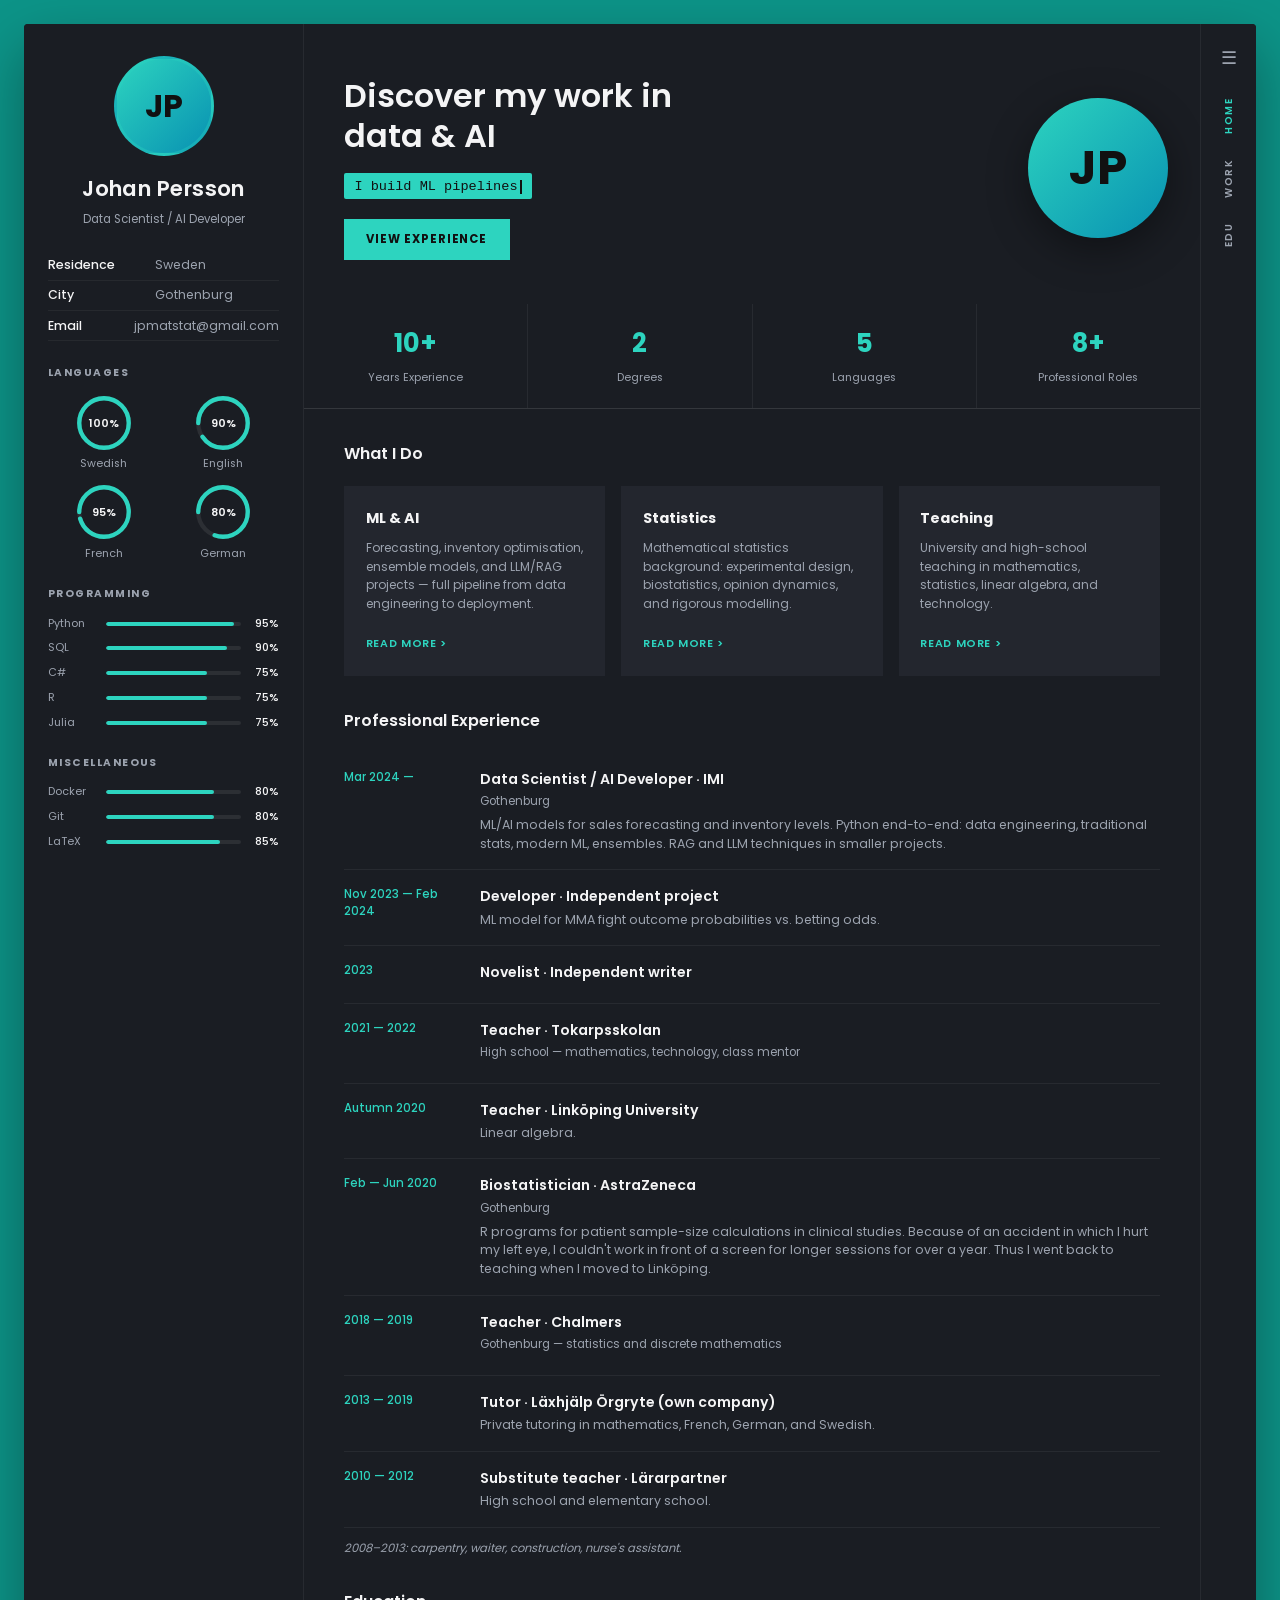
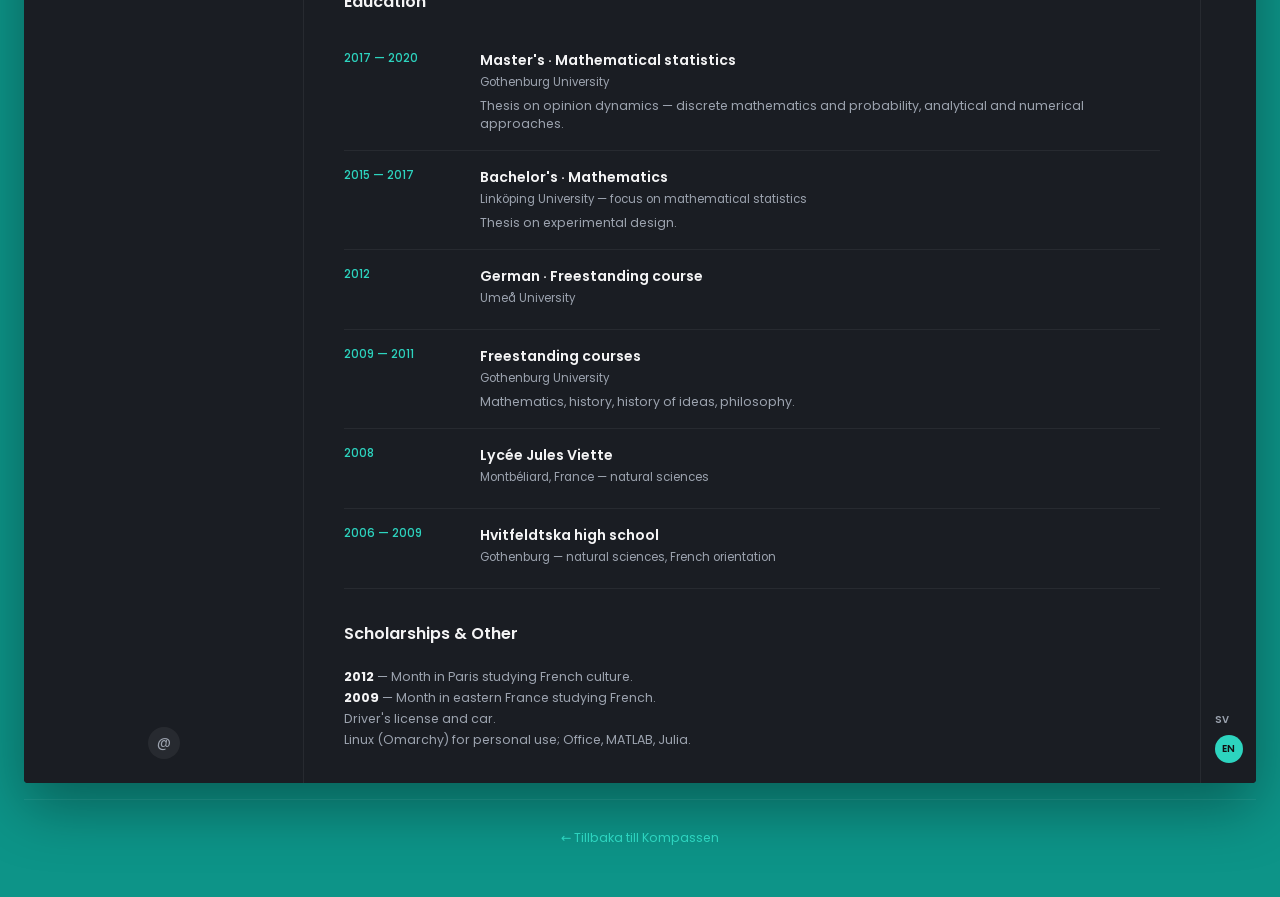
<file: cv/johan_persson.html>
<!DOCTYPE html>
<html lang="en">
<head>
    <meta charset="UTF-8">
    <meta name="viewport" content="width=device-width, initial-scale=1.0">
    <title>Johan Persson — CV</title>
    <link rel="stylesheet" href="fonts/poppins.css">
    <link rel="stylesheet" href="johan_persson.css">
</head>
<body>
    <div class="page-frame">
        <aside class="sidebar">
            <div class="profile">
                <div class="avatar" aria-hidden="true">JP</div>
                <h1 class="name">Johan Persson</h1>
                <p class="role">Data Scientist / AI Developer</p>
            </div>

            <dl class="info-list">
                <div class="info-row">
                    <dt>Residence</dt>
                    <dd>Sweden</dd>
                </div>
                <div class="info-row">
                    <dt>City</dt>
                    <dd>Gothenburg</dd>
                </div>
                <div class="info-row">
                    <dt>Email</dt>
                    <dd><a href="mailto:jpmatstat@gmail.com">jpmatstat@gmail.com</a></dd>
                </div>
            </dl>

            <section class="sidebar-block">
                <h2>Languages</h2>
                <div class="lang-rings">
                    <div class="ring-item">
                        <svg viewBox="0 0 36 36" class="ring" aria-label="Swedish 100%">
                            <path class="ring-bg" d="M18 2.0845 a 15.9155 15.9155 0 0 1 0 31.831 a 15.9155 15.9155 0 0 1 0 -31.831"/>
                            <path class="ring-fill" stroke-dasharray="100, 100" d="M18 2.0845 a 15.9155 15.9155 0 0 1 0 31.831 a 15.9155 15.9155 0 0 1 0 -31.831"/>
                            <text x="18" y="20.5" class="ring-text">100%</text>
                        </svg>
                        <span>Swedish</span>
                    </div>
                    <div class="ring-item">
                        <svg viewBox="0 0 36 36" class="ring" aria-label="English 90%">
                            <path class="ring-bg" d="M18 2.0845 a 15.9155 15.9155 0 0 1 0 31.831 a 15.9155 15.9155 0 0 1 0 -31.831"/>
                            <path class="ring-fill" stroke-dasharray="90, 100" d="M18 2.0845 a 15.9155 15.9155 0 0 1 0 31.831 a 15.9155 15.9155 0 0 1 0 -31.831"/>
                            <text x="18" y="20.5" class="ring-text">90%</text>
                        </svg>
                        <span>English</span>
                    </div>
                    <div class="ring-item">
                        <svg viewBox="0 0 36 36" class="ring" aria-label="French 95%">
                            <path class="ring-bg" d="M18 2.0845 a 15.9155 15.9155 0 0 1 0 31.831 a 15.9155 15.9155 0 0 1 0 -31.831"/>
                            <path class="ring-fill" stroke-dasharray="95, 100" d="M18 2.0845 a 15.9155 15.9155 0 0 1 0 31.831 a 15.9155 15.9155 0 0 1 0 -31.831"/>
                            <text x="18" y="20.5" class="ring-text">95%</text>
                        </svg>
                        <span>French</span>
                    </div>
                    <div class="ring-item">
                        <svg viewBox="0 0 36 36" class="ring" aria-label="German 80%">
                            <path class="ring-bg" d="M18 2.0845 a 15.9155 15.9155 0 0 1 0 31.831 a 15.9155 15.9155 0 0 1 0 -31.831"/>
                            <path class="ring-fill" stroke-dasharray="80, 100" d="M18 2.0845 a 15.9155 15.9155 0 0 1 0 31.831 a 15.9155 15.9155 0 0 1 0 -31.831"/>
                            <text x="18" y="20.5" class="ring-text">80%</text>
                        </svg>
                        <span>German</span>
                    </div>
                </div>
            </section>

            <section class="sidebar-block">
                <h2>Programming</h2>
                <div class="skill-bars">
                    <div class="skill"><span>Python</span><div class="bar"><div style="width:95%"></div></div><span>95%</span></div>
                    <div class="skill"><span>SQL</span><div class="bar"><div style="width:90%"></div></div><span>90%</span></div>
                    <div class="skill"><span>C#</span><div class="bar"><div style="width:75%"></div></div><span>75%</span></div>
                    <div class="skill"><span>R</span><div class="bar"><div style="width:75%"></div></div><span>75%</span></div>
                    <div class="skill"><span>Julia</span><div class="bar"><div style="width:75%"></div></div><span>75%</span></div>
                </div>
            </section>
            <section class="sidebar-block">
                <h2>Miscellaneous</h2>
                <div class="skill-bars">
                    <div class="skill"><span>Docker</span><div class="bar"><div style="width:80%"></div></div><span>80%</span></div>
                    <div class="skill"><span>Git</span><div class="bar"><div style="width:80%"></div></div><span>80%</span></div>
                    <div class="skill"><span>LaTeX</span><div class="bar"><div style="width:85%"></div></div><span>85%</span></div>
                </div>
            </section>

            <div class="social">
                <a href="mailto:jpmatstat@gmail.com" title="Email" aria-label="Email">@</a>
            </div>
        </aside>

        <main class="content">
            <section class="hero" id="home">
                <div class="hero-overlay"></div>
                <div class="hero-body">
                    <div class="hero-copy">
                        <h2>Discover my work in data &amp; AI</h2>
                        <p class="typing-line"><code id="typing"></code></p>
                        <a class="btn-primary" href="#experience">VIEW EXPERIENCE</a>
                    </div>
                    <div class="hero-badge" aria-hidden="true">JP</div>
                </div>
            </section>

            <section class="stats">
                <div class="stat"><strong>10+</strong><span>Years experience</span></div>
                <div class="stat"><strong>2</strong><span>Degrees</span></div>
                <div class="stat"><strong>5</strong><span>Languages</span></div>
                <div class="stat"><strong>8+</strong><span>Professional roles</span></div>
            </section>

            <section class="services">
                <h2>What I do</h2>
                <div class="card-grid">
                    <article class="card">
                        <h3>ML &amp; AI</h3>
                        <p>Forecasting, inventory optimisation, ensemble models, and LLM/RAG projects — full pipeline from data engineering to deployment.</p>
                        <a href="#experience">READ MORE &gt;</a>
                    </article>
                    <article class="card">
                        <h3>Statistics</h3>
                        <p>Mathematical statistics background: experimental design, biostatistics, opinion dynamics, and rigorous modelling.</p>
                        <a href="#education">READ MORE &gt;</a>
                    </article>
                    <article class="card">
                        <h3>Teaching</h3>
                        <p>University and high-school teaching in mathematics, statistics, linear algebra, and technology.</p>
                        <a href="#experience">READ MORE &gt;</a>
                    </article>
                </div>
            </section>

            <section class="timeline" id="experience">
                <h2>Professional experience</h2>
                <article class="entry">
                    <time>Mar 2024 —</time>
                    <div>
                        <h3>Data Scientist / AI Developer · IMI</h3>
                        <p class="meta">Gothenburg</p>
                        <p>ML/AI models for sales forecasting and inventory levels. Python end-to-end: data engineering, traditional stats, modern ML, ensembles. RAG and LLM techniques in smaller projects.</p>
                    </div>
                </article>
                <article class="entry">
                    <time>Nov 2023 — Feb 2024</time>
                    <div>
                        <h3>Developer · Independent project</h3>
                        <p>ML model for MMA fight outcome probabilities vs. betting odds.</p>
                    </div>
                </article>
                <article class="entry">
                    <time>2023</time>
                    <div>
                        <h3>Novelist · Independent writer</h3>
                    </div>
                </article>
                <article class="entry">
                    <time>2021 — 2022</time>
                    <div>
                        <h3>Teacher · Tokarpsskolan</h3>
                        <p class="meta">High school — mathematics, technology, class mentor</p>
                    </div>
                </article>
                <article class="entry">
                    <time>Autumn 2020</time>
                    <div>
                        <h3>Teacher · Linköping University</h3>
                        <p>Linear algebra.</p>
                    </div>
                </article>
                <article class="entry">
                    <time>Feb — Jun 2020</time>
                    <div>
                        <h3>Biostatistician · AstraZeneca</h3>
                        <p class="meta">Gothenburg</p>
                        <p>R programs for patient sample-size calculations in clinical studies. Because of an accident in which I hurt my left eye, I couldn't work in front of a screen for longer sessions for over a year. Thus I went back to teaching when I moved to Linköping.</p>
                    </div>
                </article>
                <article class="entry">
                    <time>2018 — 2019</time>
                    <div>
                        <h3>Teacher · Chalmers</h3>
                        <p class="meta">Gothenburg — statistics and discrete mathematics</p>
                    </div>
                </article>
                <article class="entry">
                    <time>2013 — 2019</time>
                    <div>
                        <h3>Tutor · Läxhjälp Örgryte (own company)</h3>
                        <p>Private tutoring in mathematics, French, German, and Swedish.</p>
                    </div>
                </article>
                <article class="entry">
                    <time>2010 — 2012</time>
                    <div>
                        <h3>Substitute teacher · Lärarpartner</h3>
                        <p>High school and elementary school.</p>
                    </div>
                </article>
                <p class="footnote">2008–2013: carpentry, waiter, construction, nurse's assistant.</p>
            </section>

            <section class="timeline" id="education">
                <h2>Education</h2>
                <article class="entry">
                    <time>2017 — 2020</time>
                    <div>
                        <h3>Master's · Mathematical statistics</h3>
                        <p class="meta">Gothenburg University</p>
                        <p>Thesis on opinion dynamics — discrete mathematics and probability, analytical and numerical approaches.</p>
                    </div>
                </article>
                <article class="entry">
                    <time>2015 — 2017</time>
                    <div>
                        <h3>Bachelor's · Mathematics</h3>
                        <p class="meta">Linköping University — focus on mathematical statistics</p>
                        <p>Thesis on experimental design.</p>
                    </div>
                </article>
                <article class="entry">
                    <time>2012</time>
                    <div>
                        <h3>German · Freestanding course</h3>
                        <p class="meta">Umeå University</p>
                    </div>
                </article>
                <article class="entry">
                    <time>2009 — 2011</time>
                    <div>
                        <h3>Freestanding courses</h3>
                        <p class="meta">Gothenburg University</p>
                        <p>Mathematics, history, history of ideas, philosophy.</p>
                    </div>
                </article>
                <article class="entry">
                    <time>2008</time>
                    <div>
                        <h3>Lycée Jules Viette</h3>
                        <p class="meta">Montbéliard, France — natural sciences</p>
                    </div>
                </article>
                <article class="entry">
                    <time>2006 — 2009</time>
                    <div>
                        <h3>Hvitfeldtska high school</h3>
                        <p class="meta">Gothenburg — natural sciences, French orientation</p>
                    </div>
                </article>
            </section>

            <section class="extras" id="other">
                <h2>Scholarships &amp; other</h2>
                <ul>
                    <li><strong>2012</strong> — Month in Paris studying French culture.</li>
                    <li><strong>2009</strong> — Month in eastern France studying French.</li>
                    <li>Driver's license and car.</li>
                    <li>Linux (Omarchy) for personal use; Office, MATLAB, Julia.</li>
                </ul>
            </section>
        </main>

        <nav class="rail" aria-label="Section navigation">
            <button type="button" class="menu-btn" aria-label="Menu">☰</button>
            <a href="#home" class="rail-link active">HOME</a>
            <a href="#experience" class="rail-link">WORK</a>
            <a href="#education" class="rail-link">EDU</a>
            <div class="lang-toggle" role="group" aria-label="Language">
                <span>SV</span>
                <span class="active">EN</span>
            </div>
        </nav>
    </div>

    <script>
        const phrases = [
            "I build ML pipelines |",
            "I forecast & optimise |",
            "I teach mathematics |",
        ];
        const el = document.getElementById("typing");
        let pi = 0;
        let ci = 0;
        let deleting = false;

        function tick() {
            const phrase = phrases[pi];
            if (!deleting) {
                el.textContent = phrase.slice(0, ++ci);
                if (ci === phrase.length) {
                    deleting = true;
                    setTimeout(tick, 1400);
                    return;
                }
            } else {
                el.textContent = phrase.slice(0, --ci);
                if (ci === 0) {
                    deleting = false;
                    pi = (pi + 1) % phrases.length;
                }
            }
            setTimeout(tick, deleting ? 40 : 80);
        }
        tick();
    </script>

<div style="text-align:center;padding:1.5rem 0;border-top:1px solid rgb(255 255 255 / 0.06);margin-top:1rem;">
  <a href="/" style="color:#2dd4bf;text-decoration:none;font-size:0.78rem;">&larr; Tillbaka till Kompassen</a>
</div>

</body>
</html>
</file>
<file: styles.css>
* {
    margin: 0;
    padding: 0;
    box-sizing: border-box;
}

:root {
    --primary-color: #0d9488;
    --primary-hover: #0f766e;
    --primary-light: rgba(13, 148, 136, 0.10);
    --success-color: #10b981;
    --success-bg: rgba(16, 185, 129, 0.1);
    --danger-color: #ef4444;
    --danger-bg: rgba(239, 68, 68, 0.1);
    --neutral-color: #6b7280;
    --neutral-bg: rgba(107, 114, 128, 0.1);
    --pending-color: #6B7280;
    --warning-color: #f59e0b;
    --warning-bg: rgba(245, 158, 11, 0.12);

    --bg-gradient-start: #2dd4bf;
    --bg-gradient-mid: #0d9488;
    --bg-gradient-end: #0891b2;
    --bg-solid: #f4f6fa;
    --card-bg: #ffffff;
    --card-border: rgba(15, 23, 42, 0.07);
    --card-shadow: 0 1px 2px rgba(15, 23, 42, 0.04), 0 10px 30px -12px rgba(15, 23, 42, 0.12);
    --card-shadow-hover: 0 2px 4px rgba(15, 23, 42, 0.05), 0 18px 40px -14px rgba(15, 23, 42, 0.18);

    --text-primary: #0f172a;
    --text-secondary: #5b6b83;
    --text-on-primary: #0f172a;
    --border-color: rgba(15, 23, 42, 0.08);

    --nav-bg: rgba(255, 255, 255, 0.72);
    --nav-btn-hover: rgba(13, 148, 136, 0.08);
    --tab-btn-active-bg: transparent;

    --accent-color: #0d9488;
    --accent-light: rgba(13, 148, 136, 0.10);
    --accent-grad: linear-gradient(135deg, #0d9488 0%, #0891b2 100%);
    --page-glow-1: rgba(45, 212, 191, 0.16);
    --page-glow-2: rgba(99, 102, 241, 0.10);

    --skeleton-bg: linear-gradient(90deg, #e2e8f0 25%, #f1f5f9 50%, #e2e8f0 75%);
    --hover-bg: rgba(15, 23, 42, 0.035);

    --bar-positive: linear-gradient(135deg, #10b981 0%, #059669 100%);
    --bar-negative: linear-gradient(135deg, #ef4444 0%, #dc2626 100%);
    --bar-neutral: linear-gradient(135deg, #6b7280 0%, #4b5563 100%);

    --theme-toggle-icon: '🌙';
    --scrollbar-thumb: #c3ccd9;
    --scrollbar-track: transparent;
    --na-bg: rgba(0, 0, 0, 0.08);
}

body.dark {
    --primary-color: #4682B4;
    --primary-hover: #5A7E8B;
    --primary-light: rgba(118, 158, 171, 0.1);
    --pending-color: #4B5563;

    --bg-gradient-start: #0f172a;
    --bg-gradient-mid: #1e293b;
    --bg-gradient-end: #020617;
    --bg-solid: #0f172a;
    --card-bg: rgba(30, 41, 59, 0.88);
    --card-border: rgba(51, 65, 85, 0.5);
    --card-shadow: 0 8px 32px rgba(0, 0, 0, 0.3);
    --card-shadow-hover: 0 12px 40px rgba(0, 0, 0, 0.4);

    --text-primary: #f1f5f9;
    --text-secondary: #94a3b8;
    --border-color: rgba(51, 65, 85, 0.6);

    --nav-bg: rgba(15, 23, 42, 0.4);
    --nav-btn-hover: rgba(255, 255, 255, 0.08);
    --tab-btn-active-bg: transparent;
    --text-on-primary: #ffffff;

    --accent-color: #14b8a6;
    --accent-light: rgba(45, 212, 191, 0.12);
    --accent-grad: linear-gradient(135deg, #14b8a6 0%, #22d3ee 100%);

    --skeleton-bg: linear-gradient(90deg, #334155 25%, #475569 50%, #334155 75%);
    --hover-bg: rgba(255, 255, 255, 0.04);

    --bar-positive: linear-gradient(135deg, #34d399 0%, #10b981 100%);
    --bar-negative: linear-gradient(135deg, #f87171 0%, #ef4444 100%);

    --success-color: #34d399;
    --success-bg: rgba(126, 200, 227, 0.15);
    --theme-toggle-icon: '☀️';
    --scrollbar-thumb: #475569;
    --scrollbar-track: transparent;
    --na-bg: rgba(255, 255, 255, 0.12);
}

html {
    scroll-behavior: smooth;
}

body {
    font-family: -apple-system, BlinkMacSystemFont, 'Segoe UI', Roboto, 'Helvetica Neue', Arial, sans-serif;
    background:
        radial-gradient(900px 500px at 12% -8%, var(--page-glow-1), transparent 60%),
        radial-gradient(800px 520px at 92% 8%, var(--page-glow-2), transparent 60%),
        var(--bg-solid);
    background-attachment: fixed;
    min-height: 100vh;
    padding: 2rem 1rem;
    color: var(--text-primary);
    transition: background 0.4s ease, color 0.3s ease;
}

body.dark {
    background: linear-gradient(135deg, var(--bg-gradient-start) 0%, var(--bg-gradient-mid) 45%, var(--bg-gradient-end) 100%);
    background-attachment: fixed;
}

body.dark #personalTab.about-themed {
    --bg-page: #1e293b;
    --bg-dark: #1a1d23;
    --bg-card: #23262e;
    --bg-card-hover: #2a2e38;
    --text: #f4f4f5;
    --muted: #9ca3af;
    --accent: #7ec8e3;
    --accent-dim: #2c6b9e;
    --card-glow: 0 24px 60px rgb(0 0 0 / 0.35);
    --divider: rgb(255 255 255 / 0.08);
    background: #1e293b;
}

::-webkit-scrollbar {
    width: 8px;
    height: 8px;
}
::-webkit-scrollbar-track {
    background: var(--scrollbar-track);
}
::-webkit-scrollbar-thumb {
    background: var(--scrollbar-thumb);
    border-radius: 4px;
}

.lang-switcher {
    position: fixed;
    top: 1rem;
    right: 1rem;
    z-index: 1100;
    display: flex;
    gap: 0.35rem;
    padding: 0.35rem;
    background: var(--card-bg);
    backdrop-filter: blur(12px);
    -webkit-backdrop-filter: blur(12px);
    border: 1px solid var(--card-border);
    border-radius: 0.75rem;
    box-shadow: var(--card-shadow);
}

.lang-btn {
    width: 2.75rem;
    height: 2.75rem;
    border: 2px solid transparent;
    border-radius: 0.5rem;
    background: transparent;
    color: var(--text-primary);
    font-size: 0.75rem;
    font-weight: 700;
    letter-spacing: 0.04em;
    line-height: 2.75rem;
    text-align: center;
    padding: 0;
    cursor: pointer;
    transition: border-color 0.2s, transform 0.15s, background 0.2s;
}

.lang-btn:hover {
    background: var(--hover-bg);
    transform: scale(1.05);
}

.lang-btn.active {
    border-color: var(--primary-color);
    background: var(--primary-light);
}

.theme-toggle {
    width: 2.75rem;
    height: 2.75rem;
    border: 2px solid transparent;
    border-radius: 0.5rem;
    background: transparent;
    color: var(--text-primary);
    font-size: 1.25rem;
    line-height: 2.75rem;
    text-align: center;
    padding: 0;
    cursor: pointer;
    transition: border-color 0.2s, transform 0.15s, background 0.2s;
    flex-shrink: 0;
}

.theme-toggle:hover {
    transform: scale(1.1);
    border-color: var(--primary-color);
}

.container {
    max-width: 1200px;
    margin: 0 auto;
}

header {
    text-align: center;
    margin-bottom: 2rem;
    color: var(--text-on-primary);
}

header h1 {
    font-size: clamp(1.75rem, 4vw, 2.5rem);
    font-weight: 700;
    margin-bottom: 0.5rem;
    letter-spacing: -0.02em;
}

.subtitle {
    font-size: clamp(0.95rem, 2vw, 1.125rem);
    opacity: 0.9;
    font-weight: 400;
}

.tab-nav {
    display: flex;
    flex-wrap: wrap;
    justify-content: center;
    width: max-content;
    max-width: 100%;
    margin: 0 auto 1.5rem;
    gap: 0.25rem;
    padding: 0.35rem;
    background: var(--nav-bg);
    backdrop-filter: blur(14px);
    -webkit-backdrop-filter: blur(14px);
    border: 1px solid var(--card-border);
    border-radius: 999px;
    box-shadow: var(--card-shadow);
}

.tab-btn {
    flex: none;
    padding: 0.65rem 1.5rem;
    background: transparent;
    color: var(--text-secondary);
    border: none;
    border-radius: 999px;
    font-size: 0.92rem;
    font-weight: 600;
    letter-spacing: 0.01em;
    cursor: pointer;
    transition: all 0.3s ease;
    position: relative;
}

.tab-btn:hover {
    color: var(--text-primary);
    background: var(--nav-btn-hover);
}

.tab-btn.active {
    background: var(--accent-grad);
    color: #ffffff;
    box-shadow: 0 6px 18px -6px rgba(13, 148, 136, 0.55);
}

.tab-content {
    display: none;
    animation: tabFadeIn 0.35s ease-out;
}

.tab-content.active {
    display: block;
}

@keyframes tabFadeIn {
    from {
        opacity: 0;
        transform: translateY(12px);
    }
    to {
        opacity: 1;
        transform: translateY(0);
    }
}

.card {
    background: var(--card-bg);
    backdrop-filter: blur(16px);
    -webkit-backdrop-filter: blur(16px);
    border: 1px solid var(--card-border);
    border-radius: 1.25rem;
    padding: 2rem;
    margin-bottom: 1.5rem;
    box-shadow: var(--card-shadow);
    transition: box-shadow 0.3s ease, transform 0.2s ease, background 0.4s ease;
    animation: cardFadeIn 0.4s ease-out both;
}

.card:hover {
    box-shadow: var(--card-shadow-hover);
}

.card:nth-child(1) { animation-delay: 0s; }
.card:nth-child(2) { animation-delay: 0.1s; }
.card:nth-child(3) { animation-delay: 0.2s; }

@keyframes cardFadeIn {
    from {
        opacity: 0;
        transform: translateY(20px);
    }
    to {
        opacity: 1;
        transform: translateY(0);
    }
}

.card h2 {
    font-size: 1.5rem;
    margin-bottom: 1rem;
    color: var(--text-primary);
    font-weight: 700;
    letter-spacing: 0.04em;
}

.info {
    color: var(--text-secondary);
    margin-bottom: 1.5rem;
    font-size: 0.95rem;
    line-height: 1.6;
}

.market-closed-note {
    color: #dc2626;
    font-weight: 600;
    font-size: 0.95rem;
    line-height: 1.6;
    margin: -0.75rem 0 1.5rem 0;
}

.allocation-header {
    display: flex;
    align-items: center;
    gap: 1rem;
    margin-bottom: 1rem;
}

.allocation-date {
    font-size: 0.95rem;
    color: var(--text-secondary);
    font-weight: 500;
    padding: 0.35rem 0.75rem;
    background: var(--primary-light);
    border-radius: 0.5rem;
}

.alloc-mode-toggle {
    display: inline-flex;
    align-items: center;
    gap: 0.4rem;
    cursor: pointer;
    user-select: none;
    padding: 0.5rem 1rem;
    border: 2px solid var(--text-secondary);
    border-radius: 0.5rem;
    background: transparent;
    color: var(--text-secondary);
    font-size: 0.85rem;
    font-weight: 700;
    letter-spacing: 0.02em;
    transition: border-color 0.2s, background 0.2s, color 0.2s;
    flex-shrink: 0;
    line-height: 1;
    white-space: nowrap;
}

.alloc-mode-toggle:hover {
    border-color: var(--primary-color);
    background: var(--primary-light);
    color: var(--primary-color);
}

.alloc-mode-toggle.long-only {
    border-color: var(--primary-color);
    background: var(--primary-light);
    color: var(--primary-color);
}

.alloc-mode-toggle .toggle-text {
    white-space: nowrap;
}

.monitor-link-wrap {
    margin-left: auto;
    flex-shrink: 0;
}

.monitor-link {
    display: inline-flex;
    align-items: center;
    padding: 0.5rem 1rem;
    border: 2px solid var(--primary-color);
    border-radius: 0.5rem;
    background: var(--primary-light);
    color: var(--primary-color);
    font-size: 0.85rem;
    font-weight: 700;
    letter-spacing: 0.02em;
    text-decoration: none;
    white-space: nowrap;
    line-height: 1;
    flex-shrink: 0;
    transition: background 0.2s, color 0.2s;
}

.monitor-link:hover {
    background: var(--primary-color);
    color: #fff;
}


.signal-grid {
    display: grid;
    grid-template-columns: repeat(auto-fit, minmax(250px, 1fr));
    gap: 1rem;
    margin-bottom: 1.5rem;
}

.signal-input {
    display: flex;
    flex-direction: column;
    gap: 0.5rem;
}

.signal-input label {
    font-weight: 600;
    color: var(--text-primary);
    font-size: 0.95rem;
}

.signal-control {
    display: flex;
    align-items: center;
    gap: 0.75rem;
}

.signal-control input[type="range"] {
    flex: 1;
    height: 6px;
    border-radius: 3px;
    background: linear-gradient(to right, var(--danger-color) 0%, var(--neutral-color) 50%, var(--success-color) 100%);
    outline: none;
    appearance: none;
    -webkit-appearance: none;
}

.signal-control input[type="range"]::-webkit-slider-thumb {
    appearance: none;
    -webkit-appearance: none;
    width: 20px;
    height: 20px;
    border-radius: 50%;
    background: #F5F8FA;
    border: 3px solid var(--primary-color);
    cursor: pointer;
    box-shadow: 0 2px 6px rgba(0, 0, 0, 0.15);
}

.signal-control input[type="range"]::-moz-range-thumb {
    width: 20px;
    height: 20px;
    border-radius: 50%;
    background: #F5F8FA;
    border: 3px solid var(--primary-color);
    cursor: pointer;
    box-shadow: 0 2px 6px rgba(0, 0, 0, 0.15);
}

.signal-value {
    min-width: 50px;
    text-align: center;
    font-weight: 700;
    font-size: 1rem;
    padding: 0.25rem 0.5rem;
    border-radius: 0.375rem;
    background: var(--hover-bg);
}

.signal-value.positive { color: var(--success-color); }
.signal-value.negative { color: var(--danger-color); }
.signal-value.neutral { color: var(--neutral-color); }

.btn-primary {
    width: 100%;
    padding: 1rem;
    background: linear-gradient(135deg, var(--primary-color), var(--primary-hover));
    color: white;
    border: none;
    border-radius: 0.75rem;
    font-size: 1rem;
    font-weight: 600;
    cursor: pointer;
    transition: transform 0.15s, box-shadow 0.2s;
    box-shadow: 0 4px 12px rgba(37, 99, 235, 0.25);
}

.btn-primary:hover {
    transform: translateY(-1px);
    box-shadow: 0 6px 20px rgba(37, 99, 235, 0.35);
}

.btn-primary:active {
    transform: translateY(0);
}

.btn-primary:disabled {
    opacity: 0.6;
    cursor: not-allowed;
    transform: none;
}

.btn-secondary {
    width: 100%;
    padding: 0.75rem;
    background: var(--neutral-color);
    color: white;
    border: none;
    border-radius: 0.5rem;
    font-size: 0.95rem;
    font-weight: 600;
    cursor: pointer;
    transition: background 0.2s;
    margin-top: 1rem;
}

.btn-secondary:hover {
    background: var(--text-secondary);
}

.toggle-container {
    margin-bottom: 2rem;
}

.toggle-label {
    display: inline-flex;
    align-items: center;
    gap: 0.75rem;
    cursor: pointer;
    user-select: none;
    padding: 0.5rem 1rem;
    border-radius: 0.75rem;
    background: var(--hover-bg);
    transition: background 0.2s;
}

.toggle-label:hover {
    background: var(--primary-light);
}

.toggle-label input[type="checkbox"] { display: none; }

.toggle-switch {
    position: relative;
    width: 48px;
    height: 24px;
    background: var(--neutral-color);
    border-radius: 12px;
    transition: background 0.3s;
    flex-shrink: 0;
}

.toggle-switch::after {
    content: '';
    position: absolute;
    top: 2px;
    left: 2px;
    width: 20px;
    height: 20px;
    background: #F5F8FA;
    border-radius: 50%;
    transition: transform 0.3s ease;
    box-shadow: 0 2px 4px rgba(0, 0, 0, 0.15);
}

.toggle-label input[type="checkbox"]:checked + .toggle-switch {
    background: var(--primary-color);
}

.toggle-label input[type="checkbox"]:checked + .toggle-switch::after {
    transform: translateX(24px);
}

.toggle-text {
    font-weight: 600;
    color: var(--text-primary);
    font-size: 0.95rem;
}

.allocation-container {
    display: flex;
    flex-direction: column;
    gap: 3rem;
    margin-top: 2rem;
}

.allocation-section {
    transition: opacity 0.3s;
}

.allocation-section.hidden { display: none; }

.allocation-section h3 {
    font-size: 1.25rem;
    margin-bottom: 0.5rem;
    color: var(--text-primary);
}

.allocation-description {
    color: var(--text-secondary);
    font-size: 0.9rem;
    margin-bottom: 1rem;
}

.chart-container {
    margin-bottom: 1.5rem;
}

.chart-bar {
    margin-bottom: 0.75rem;
}

.chart-label {
    display: flex;
    justify-content: space-between;
    margin-bottom: 0.25rem;
    font-size: 0.9rem;
}

.chart-label-name {
    font-weight: 600;
    color: var(--text-primary);
}

.chart-label-value { font-weight: 700; }
.chart-label-value.positive { color: var(--success-color); }
.chart-label-value.negative { color: var(--danger-color); }

.chart-bar-bg {
    height: 24px;
    background: var(--hover-bg);
    border-radius: 0.375rem;
    overflow: hidden;
    position: relative;
}

.chart-bar-fill {
    height: 100%;
    transition: width 0.5s ease;
    display: flex;
    align-items: center;
    padding: 0 0.5rem;
    font-size: 0.85rem;
    font-weight: 600;
    color: white;
}

.chart-bar-fill.positive {
    background: linear-gradient(90deg, var(--success-color), #34d399);
}

.chart-bar-fill.negative {
    background: linear-gradient(90deg, var(--danger-color), #f87171);
    justify-content: flex-end;
}

.table-container {
    overflow-x: auto;
    border-radius: 0.75rem;
    border: 1px solid var(--border-color);
}

table {
    width: 100%;
    border-collapse: collapse;
    font-size: 0.9rem;
}

#currentDayTable table {
    table-layout: fixed;
}

#currentDayTable th,
#currentDayTable td {
    width: 20%;
}

thead {
    background: var(--hover-bg);
}

th {
    padding: 0.85rem 0.75rem;
    text-align: left;
    font-weight: 600;
    color: var(--text-primary);
    border-bottom: 2px solid var(--border-color);
    font-size: 0.85rem;
    text-transform: uppercase;
    letter-spacing: 0.05em;
}

td {
    padding: 0.85rem 0.75rem;
    border-bottom: 1px solid var(--border-color);
    color: var(--text-primary);
}

tr:last-child td { border-bottom: none; }

tr:hover td {
    background: var(--hover-bg);
}

.table-number {
    font-weight: 600;
    font-family: 'SF Mono', 'Cascadia Code', 'JetBrains Mono', 'Consolas', 'Courier New', monospace;
}

.table-number.positive { color: var(--success-color); }
.table-number.negative { color: var(--danger-color); }
.table-number.neutral { color: var(--neutral-color); }

.change-col {
    font-size: 0.85rem;
    text-align: right;
}

.explanation-grid {
    display: grid;
    grid-template-columns: repeat(auto-fit, minmax(250px, 1fr));
    gap: 1.5rem;
}

.explanation-item h4 {
    font-size: 1.1rem;
    margin-bottom: 0.5rem;
    color: var(--text-primary);
}

.explanation-item p {
    color: var(--text-secondary);
    line-height: 1.6;
}

.advice-section {
    margin-top: 1.5rem;
    padding-top: 1.5rem;
    border-top: 2px solid var(--border-color);
}

.card > .advice-section:first-child {
    border-top: none;
    padding-top: 0;
    margin-top: 0;
}

.advice-section h4 {
    font-size: 1.1rem;
    margin-bottom: 0.5rem;
    color: var(--text-primary);
}

.advice-section p {
    color: var(--text-secondary);
    line-height: 1.6;
}

.advice-section p a {
    color: var(--text-secondary);
    text-decoration: underline;
}

.advice-link {
    color: var(--accent-color);
    text-decoration: underline;
    cursor: pointer;
}

.advice-link:hover {
    color: var(--accent-hover, var(--accent-color));
}

.yesterday-section {
    transition: max-height 0.3s ease, opacity 0.3s ease;
    overflow: hidden;
}

.yesterday-section.hidden {
    max-height: 0;
    opacity: 0;
    margin: 0;
}

.yesterday-section:not(.hidden) {
    max-height: 2000px;
    opacity: 1;
}

.changes-container {
    display: flex;
    flex-direction: column;
    gap: 0.75rem;
}

.change-item {
    display: flex;
    justify-content: space-between;
    align-items: center;
    padding: 1rem;
    margin-bottom: 0.75rem;
    background: var(--hover-bg);
    border-radius: 0.75rem;
    border-left: 4px solid transparent;
}

.change-item.position-long {
    border-left-color: var(--success-color);
    background: linear-gradient(90deg, var(--success-bg) 0%, transparent 100%);
}

.change-item.position-short {
    border-left-color: var(--danger-color);
    background: linear-gradient(90deg, var(--danger-bg) 0%, transparent 100%);
}

.change-item.position-neutral {
    border-left-color: var(--neutral-color);
    background: var(--hover-bg);
}

.change-item.trend-change {
    border-left-width: 6px;
    border-left-color: var(--warning-color);
    background: linear-gradient(90deg, var(--warning-bg) 0%, transparent 100%);
    box-shadow: 0 2px 12px rgba(245, 158, 11, 0.15);
}

.trend-indicator {
    font-size: 0.75rem;
    color: var(--warning-color);
    font-weight: 600;
    margin-top: 0.25rem;
    padding: 0.25rem 0.5rem;
    background: var(--warning-bg);
    border-radius: 0.25rem;
    display: inline-block;
}

.change-commodity {
    font-weight: 600;
    color: var(--text-primary);
}

.change-details {
    display: flex;
    align-items: center;
    gap: 1rem;
}

.change-arrow {
    font-size: 1.25rem;
    font-weight: 700;
}

.change-arrow.increase { color: var(--success-color); }
.change-arrow.decrease { color: var(--danger-color); }
.change-arrow.no-change { color: var(--neutral-color); }

.change-values {
    display: flex;
    flex-direction: column;
    align-items: flex-end;
    font-size: 0.9rem;
}

.change-delta {
    font-weight: 700;
    font-size: 1rem;
}

.change-delta.increase { color: var(--success-color); }
.change-delta.decrease { color: var(--danger-color); }

.change-from-to {
    color: var(--text-secondary);
    font-size: 0.85rem;
}

.history-controls {
    display: flex;
    gap: 1rem;
    margin-bottom: 2rem;
}

.history-controls button {
    flex: 1;
}

.history-table-container {
    overflow-x: auto;
    border-radius: 0.75rem;
    box-shadow: var(--card-shadow);
    border: 1px solid var(--border-color);
}

.history-daily-section {
    margin-top: 2.5rem;
    padding-top: 1.5rem;
    border-top: 2px solid var(--border-color);
}

/* ── Scrolling Commodity Strips ── */
.hist-strip-wrapper {
    overflow-x: auto;
    border-radius: 0.5rem;
    border: 1px solid var(--border-color);
}

.hist-strip-table {
    width: 100%;
    border-collapse: collapse;
    font-size: 0.8rem;
    min-width: 750px;
}

.hist-strip-table thead {
    position: sticky;
    top: 0;
    z-index: 10;
}

.hist-strip-table thead th {
    padding: 0.6rem 0.4rem;
    text-align: center;
    font-weight: 700;
    font-size: 0.7rem;
    text-transform: uppercase;
    letter-spacing: 0.04em;
    color: white;
    background: var(--primary-color);
    border-right: 1px solid rgba(255, 255, 255, 0.15);
    white-space: nowrap;
}

.hist-strip-table thead th:last-child {
    border-right: none;
}

.hist-strip-table thead th.hist-strip-date {
    text-align: left;
    min-width: 85px;
    padding-left: 0.75rem;
}

.hist-strip-table tbody tr {
    transition: background 0.1s;
}

.hist-strip-table tbody tr:hover {
    background: rgba(0, 0, 0, 0.02);
}

/* Date cell */
.hist-strip-table td.hist-strip-date-cell {
    background: var(--card-bg);
    border-right: 1px solid var(--border-color);
    padding: 0.4rem 0.5rem;
    min-width: 85px;
    text-align: left;
    position: sticky;
    left: 0;
    z-index: 2;
}

.hist-strip-date-cell .strip-date-dow {
    display: block;
    font-size: 0.6rem;
    font-weight: 600;
    color: var(--text-secondary);
    text-transform: uppercase;
    letter-spacing: 0.03em;
}

.hist-strip-date-cell .strip-date-num {
    display: block;
    font-size: 0.75rem;
    font-weight: 700;
    color: var(--text-primary);
}

/* Strip cells */
.strip-cell {
    padding: 0.3rem 0.25rem;
    text-align: center;
    vertical-align: middle;
    border-right: 1px solid rgba(255, 255, 255, 0.1);
    white-space: nowrap;
}

.strip-cell:last-child {
    border-right: none;
}

.strip-cell.strip-correct {
    background: var(--success-color);
}

body.dark .strip-cell.strip-correct {
    background: #1b8a3f;
}

.strip-cell.strip-incorrect {
    background: var(--danger-color);
}

.strip-cell.strip-pending {
    background: var(--pending-color);
}

.strip-cell.strip-na {
    background: var(--na-bg);
}

.strip-cell.strip-zero {
    background: #4682b4;
}

.strip-cell.strip-zero .strip-pred {
    color: rgba(255, 255, 255, 0.9);
}

.strip-cell.strip-zero .strip-act {
    color: rgba(255, 255, 255, 0.7);
}

.strip-cell .strip-arrow {
    display: block;
    font-size: 0.6rem;
    line-height: 1;
    color: rgba(255, 255, 255, 0.8);
}

.strip-cell .strip-pred {
    display: block;
    font-size: 0.75rem;
    font-weight: 700;
    font-family: 'SF Mono', 'Cascadia Code', 'JetBrains Mono', 'Consolas', 'Courier New', monospace;
    color: white;
    line-height: 1.3;
}

.strip-cell .strip-act {
    display: block;
    font-size: 0.6rem;
    font-weight: 400;
    font-family: 'SF Mono', 'Cascadia Code', 'JetBrains Mono', 'Consolas', 'Courier New', monospace;
    color: rgba(255, 255, 255, 0.8);
    line-height: 1.2;
}



.history-stats {
    margin-top: 2rem;
}

.history-stats h3 {
    font-size: 1.25rem;
    margin-bottom: 1rem;
    color: var(--text-primary);
}

.stats-grid {
    display: grid;
    grid-template-columns: repeat(5, 1fr);
    gap: 1rem;
}

.stat-card {
    background: var(--hover-bg);
    padding: 1.5rem;
    border-radius: 0.75rem;
    text-align: center;
    border: 1px solid var(--border-color);
    transition: transform 0.2s, box-shadow 0.2s;
}

.stat-card:hover {
    transform: translateY(-2px);
    box-shadow: var(--card-shadow);
}

.stat-label {
    font-size: 0.9rem;
    color: var(--text-secondary);
    margin-bottom: 0.5rem;
}

.stat-value {
    font-size: 2rem;
    font-weight: 700;
    color: var(--text-primary);
}

.stat-value.success { color: var(--success-color); }
.stat-value.danger { color: var(--danger-color); }

.stat-subtitle {
    font-size: 0.75rem;
    color: var(--text-secondary);
    margin-top: 0.25rem;
}

.position-change-warning {
    font-size: 0.75rem;
    color: var(--warning-color);
    font-weight: 600;
    margin-top: 0.25rem;
    padding: 0.25rem 0.5rem;
    background: var(--warning-bg);
    border-radius: 0.25rem;
    display: inline-block;
    border-left: 3px solid var(--warning-color);
}

.proportional-bar {
    display: flex;
    width: 100%;
    height: 80px;
    margin: 2rem 0;
    border-radius: 0.75rem;
    overflow: hidden;
    box-shadow: var(--card-shadow);
}

.bar-segment {
    display: flex;
    flex-direction: column;
    align-items: center;
    justify-content: center;
    padding: 0.5rem;
    transition: all 0.25s ease;
    position: relative;
    border-right: 1px solid rgba(255, 255, 255, 0.2);
    cursor: pointer;
}

.bar-segment:last-child { border-right: none; }

.bar-segment:hover {
    transform: translateY(-3px);
    box-shadow: 0 8px 24px rgba(0, 0, 0, 0.2);
    z-index: 2;
}

.bar-segment.positive { background: var(--bar-positive); }
.bar-segment.negative { background: var(--bar-negative); }

.segment-label {
    color: white;
    font-size: 0.75rem;
    text-align: center;
    text-shadow: 0 1px 3px rgba(0, 0, 0, 0.3);
    line-height: 1.3;
}

.segment-label strong {
    font-size: 0.875rem;
    font-weight: 600;
}

.history-allocations {
    transition: max-height 0.4s ease, opacity 0.3s ease;
    overflow: hidden;
}

.history-allocations.hidden {
    max-height: 0;
    opacity: 0;
}

.history-allocations:not(.hidden) {
    max-height: 3000px;
    opacity: 1;
}

.history-allocations h3 {
    font-size: 1.15rem;
    color: var(--text-primary);
    margin-bottom: 1rem;
}

.history-charts {
    display: flex;
    flex-direction: column;
    gap: 1rem;
}

.history-day {
    background: var(--hover-bg);
    border-radius: 0.75rem;
    padding: 1rem;
    border: 1px solid var(--border-color);
}

.history-date-label {
    font-weight: 600;
    font-size: 0.9rem;
    color: var(--text-secondary);
    margin-bottom: 0.5rem;
}

.history-bar {
    height: 50px;
    margin: 0;
}

/* ── Unified Related Instruments Table ── */
.unified-instruments-container {
    overflow-x: auto;
    border-radius: 0.75rem;
    border: 1px solid var(--border-color);
    background: var(--card-bg);
}

.unified-related-table {
    width: 100%;
    border-collapse: collapse;
    font-size: 0.85rem;
    min-width: 700px;
}

.unified-related-table thead th {
    text-align: left;
    padding: 0.75rem 0.75rem;
    font-size: 0.75rem;
    text-transform: uppercase;
    letter-spacing: 0.05em;
    background: var(--primary-color);
    color: white;
    border-right: 1px solid rgba(255,255,255,0.15);
    white-space: nowrap;
    font-weight: 600;
    position: sticky;
    top: 0;
    z-index: 10;
}

.unified-related-table thead th:last-child {
    border-right: none;
}

.unified-related-table thead th .greek-symbol {
    font-family: 'Times New Roman', 'Georgia', serif;
    font-size: 1.1em;
    font-weight: 700;
    text-transform: none;
}

/* Category separator rows */
.cat-separator {
    border: none;
}

.cat-separator td {
    padding: 0 !important;
    border: none;
    background: transparent;
}

.cat-sep-inner {
    display: flex;
    align-items: center;
    gap: 0.75rem;
    padding: 0.7rem 1rem;
    margin: 0.5rem 0.5rem 0 0.5rem;
    border-radius: 0.5rem;
    font-weight: 700;
    font-size: 0.85rem;
    border-left: 4px solid;
}

.cat-sep-inner.cat-stocks {
    background: linear-gradient(135deg, rgba(37, 99, 235, 0.08) 0%, rgba(37, 99, 235, 0.02) 100%);
    border-left-color: var(--primary-color);
    color: var(--primary-color);
}

.cat-sep-inner.cat-etfs {
    background: linear-gradient(135deg, rgba(16, 185, 129, 0.08) 0%, rgba(16, 185, 129, 0.02) 100%);
    border-left-color: var(--success-color);
    color: var(--success-color);
}

.cat-sep-inner.cat-trackers {
    background: linear-gradient(135deg, rgba(245, 158, 11, 0.08) 0%, rgba(245, 158, 11, 0.02) 100%);
    border-left-color: var(--warning-color);
    color: var(--warning-color);
}

.cat-sep-icon {
    font-size: 1.1rem;
    flex-shrink: 0;
}

.cat-sep-count {
    font-size: 0.7rem;
    font-weight: 400;
    opacity: 0.6;
    margin-left: auto;
}

/* Data rows in unified table */
.unified-related-table tbody tr.data-row td {
    padding: 0.6rem 0.75rem;
    border-bottom: 1px solid var(--border-color);
    vertical-align: middle;
}

.unified-related-table tbody tr.data-row:last-child td {
    border-bottom: none;
}

.unified-related-table tbody tr.data-row:hover {
    background: var(--hover-bg);
}

.unified-related-table tbody tr.row-no-data {
    opacity: 0.55;
    cursor: help;
}
.unified-related-table tbody tr.row-no-data:hover {
    background: var(--hover-bg);
}

.unified-related-table .comm-name {
    font-weight: 700;
    font-size: 0.85rem;
    color: var(--text-primary);
    white-space: nowrap;
}

/* Fund top-20 table: 10 columns must fit the card — allow wrapping, tighter cells */
.fund-table {
    min-width: 0;
}
.fund-table thead th {
    white-space: normal;
}
.fund-table tbody tr.data-row td {
    padding: 0.5rem 0.5rem;
}
.fund-table .comm-name {
    white-space: normal;
}
.fund-table .type-badge {
    white-space: normal;
}

/* Fund top-20: divider line between rank 10 and rank 11 */
.unified-related-table tbody tr.fund-divider td {
    border-top: 2px solid var(--text-primary);
}

/* Fund ranks 11-20: de-emphasized grey text */
.unified-related-table tbody tr.fund-lower td,
.unified-related-table tbody tr.fund-lower td span,
.unified-related-table tbody tr.fund-lower td a {
    color: #8a8f98 !important;
}
.unified-related-table tbody tr.fund-lower .type-badge,
.unified-related-table tbody tr.fund-lower .brk-pill {
    background: transparent !important;
    border: 1px solid #8a8f98;
}

/* Instruments cell — multiple regional picks inline */
.inst-cell {
    display: flex;
    flex-wrap: wrap;
    gap: 0.25rem 0.5rem;
    align-items: center;
}

.inst-pick {
    display: inline-flex;
    align-items: center;
    gap: 0.3rem;
    padding: 0.15rem 0.4rem;
    border-radius: 0.25rem;
    cursor: pointer;
    transition: all 0.15s;
    font-size: 0.8rem;
}

.inst-pick:hover {
    background: var(--primary-light);
}

.inst-pick.selected {
    background: var(--primary-light);
    font-weight: 700;
    color: var(--primary-color);
}

.inst-pick .inst-ticker {
    font-family: 'SF Mono', 'Cascadia Code', 'JetBrains Mono', 'Consolas', 'Courier New', monospace;
    font-weight: 600;
}

.inst-pick .inst-name {
    font-size: 0.65rem;
    color: var(--text-secondary);
}

.inst-pick .inst-name-short {
    display: none;
}

.inst-sep {
    color: var(--border-color);
    font-size: 0.7rem;
    user-select: none;
}

.inst-none {
    color: var(--text-secondary);
    font-style: italic;
    font-size: 0.8rem;
}

/* Type badge */
.type-badge {
    display: inline-block;
    font-size: 0.6rem;
    font-weight: 700;
    text-transform: uppercase;
    letter-spacing: 0.04em;
    padding: 0.1rem 0.4rem;
    border-radius: 0.2rem;
    white-space: nowrap;
}

.type-badge.stk {
    background: var(--primary-light);
    color: var(--primary-color);
}

.type-badge.etf {
    background: var(--success-bg);
    color: var(--success-color);
}

.type-badge.etc {
    background: var(--warning-bg);
    color: var(--warning-color);
}

/* Broker pills (A=Avanza, N=Nordnet, M=Montrose) */
.brk-pill {
    display: inline-block;
    min-width: 1.2rem;
    padding: 1px 6px;
    margin: 0 1px;
    border-radius: 4px;
    font-family: 'SF Mono', 'Cascadia Code', 'JetBrains Mono', 'Consolas', 'Courier New', monospace;
    font-size: 0.7rem;
    font-weight: 600;
    text-align: center;
    line-height: 1.4;
}
.brk-avanza  { background: rgba(96, 165, 250, 0.18); color: #60a5fa; }
.brk-nordnet { background: rgba(34, 197, 94,  0.18); color: #22c55e; }
.brk-montrose{ background: rgba(251, 191, 36, 0.18); color: #fbbf24; }

.broker-cell {
    white-space: nowrap;
    text-align: left;
    padding-left: 0.5rem !important;
}

/* Metric cells */
.unified-related-table .metric-val {
    font-family: 'SF Mono', 'Cascadia Code', 'JetBrains Mono', 'Consolas', 'Courier New', monospace;
    font-weight: 600;
    font-size: 0.8rem;
}

.unified-related-table .metric-val.pos { color: var(--success-color); }
.unified-related-table .metric-val.neg { color: var(--danger-color); }

/* Short column */
.unified-related-table .short-ticker {
    font-family: 'SF Mono', 'Cascadia Code', 'JetBrains Mono', 'Consolas', 'Courier New', monospace;
    font-size: 0.75rem;
    font-weight: 600;
    color: var(--danger-color);
    cursor: pointer;
    transition: all 0.15s;
}

.unified-related-table .short-ticker:hover {
    text-decoration: underline;
}

/* Keep old class aliases for compatibility */
.related-stocks-table {
    width: 100%;
    margin-top: 1rem;
}

.stock-ticker[title] {
    cursor: help;
    position: relative;
}

.stock-ticker[title]:hover {
    text-decoration: underline;
    text-decoration-style: dotted;
}

.related-stocks-table th {
    text-align: left;
    padding: 0.75rem;
    font-size: 0.8rem;
    text-transform: uppercase;
    letter-spacing: 0.04em;
}

.related-stocks-table td {
    padding: 0.75rem;
    font-size: 0.875rem;
}

.related-stocks-table .stock-name {
    font-size: 0.75rem;
    color: var(--text-secondary);
}

.related-stocks-table .no-stock {
    color: var(--text-secondary);
    font-style: italic;
}

.stock-ticker {
    font-family: 'SF Mono', 'Cascadia Code', 'JetBrains Mono', 'Consolas', 'Courier New', monospace;
    font-size: 0.875rem;
}

.clickable-stock {
    cursor: pointer;
    color: var(--text-primary);
    transition: all 0.2s;
    padding: 0.25rem 0.5rem;
    border-radius: 0.25rem;
    display: inline-block;
}

.clickable-stock:hover {
    background: var(--primary-light);
    color: var(--primary-color);
    transform: translateY(-1px);
}

.selected-stock {
    font-weight: 700;
    color: var(--primary-color);
    padding: 0.25rem 0.5rem;
    border-radius: 0.25rem;
    display: inline-block;
    background: var(--primary-light);
    border: 1px solid var(--primary-color);
}

.negative-stock {
    color: var(--danger-color);
    font-weight: 600;
}

.negative-stock.clickable-stock:hover {
    background: var(--danger-bg);
    color: var(--danger-color);
}

.negative-stock.selected-stock {
    background: var(--danger-bg);
    border-color: var(--danger-color);
}

.stock-cell { cursor: pointer; }

.signal-update-banner {
    position: fixed;
    top: 20px;
    right: 20px;
    background: linear-gradient(135deg, #10b981 0%, #059669 100%);
    color: white;
    padding: 1rem 1.5rem;
    border-radius: 0.75rem;
    box-shadow: 0 8px 24px rgba(0, 0, 0, 0.2);
    display: flex;
    align-items: center;
    gap: 1rem;
    z-index: 1000;
    animation: slideIn 0.35s ease-out;
    backdrop-filter: blur(8px);
}

.signal-update-banner button {
    background: none;
    border: none;
    color: white;
    font-size: 1.5rem;
    cursor: pointer;
    padding: 0;
    width: 24px;
    height: 24px;
    display: flex;
    align-items: center;
    justify-content: center;
    opacity: 0.8;
    transition: opacity 0.2s;
}

.signal-update-banner button:hover { opacity: 1; }

@keyframes slideIn {
    from {
        transform: translateX(400px);
        opacity: 0;
    }
    to {
        transform: translateX(0);
        opacity: 1;
    }
}

.personal-header {
    display: flex;
    align-items: center;
    gap: 1.5rem;
}

.personal-avatar {
    width: 4.5rem;
    height: 4.5rem;
    border-radius: 50%;
    background: linear-gradient(135deg, var(--primary-color), #7c3aed);
    color: white;
    display: flex;
    align-items: center;
    justify-content: center;
    font-size: 1.25rem;
    font-weight: 700;
    flex-shrink: 0;
    box-shadow: 0 4px 12px rgba(37, 99, 235, 0.3);
}

.personal-profile h2 { margin-bottom: 0.25rem; }

.cv-link-wrap { margin-top: 0.75rem; }

.cv-link {
    display: inline-block;
    padding: 0.5rem 1.25rem;
    color: white;
    background: linear-gradient(135deg, var(--primary-color), var(--primary-hover));
    font-weight: 600;
    text-decoration: none;
    border-radius: 0.75rem;
    transition: transform 0.15s, box-shadow 0.2s;
    box-shadow: 0 4px 12px rgba(37, 99, 235, 0.25);
}

.cv-link:hover {
    transform: translateY(-1px);
    box-shadow: 0 6px 20px rgba(37, 99, 235, 0.35);
}

.personal-links {
    list-style: none;
    display: grid;
    gap: 0.75rem;
}

.personal-links a {
    display: inline-block;
    color: var(--primary-color);
    font-weight: 600;
    text-decoration: none;
    padding: 0.5rem 0.75rem;
    border-radius: 0.5rem;
    background: var(--hover-bg);
    transition: background 0.2s;
}

.personal-links a:hover {
    background: var(--primary-light);
}

.personal-notes {
    width: 100%;
    padding: 1rem;
    border: 1px solid var(--border-color);
    border-radius: 0.75rem;
    font-family: inherit;
    font-size: 0.95rem;
    line-height: 1.5;
    resize: vertical;
    min-height: 8rem;
    background: var(--card-bg);
    color: var(--text-primary);
    transition: border-color 0.2s;
}

.personal-notes:focus {
    outline: none;
    border-color: var(--primary-color);
    box-shadow: 0 0 0 3px var(--primary-light);
}

.personal-notes-actions {
    display: flex;
    align-items: center;
    gap: 1rem;
    margin-top: 1rem;
}

.personal-notes-status {
    color: var(--success-color);
    font-size: 0.9rem;
    font-weight: 600;
}

.personal-about code {
    background: var(--hover-bg);
    padding: 0.15rem 0.4rem;
    border-radius: 0.25rem;
    font-size: 0.9em;
}

.model-performance-grid {
    display: grid;
    grid-template-columns: repeat(auto-fit, minmax(280px, 1fr));
    gap: 1rem;
}

.model-perf-block {
    background: var(--hover-bg);
    padding: 1.25rem;
    border-radius: 0.75rem;
    border: 1px solid var(--border-color);
}

.model-perf-block h4 {
    font-size: 1rem;
    color: var(--primary-color);
    margin-bottom: 0.75rem;
}

.model-perf-table {
    width: 100%;
}

.model-perf-table td {
    padding: 0.4rem 0;
    border: none;
    font-size: 0.875rem;
}

.model-perf-table td:first-child {
    color: var(--text-secondary);
}

.model-perf-table td:nth-child(2),
.model-perf-table td:nth-child(3),
.model-perf-table td:nth-child(4) {
    text-align: right;
    font-weight: 600;
    font-size: 0.875rem;
    font-family: 'SF Mono', 'Cascadia Code', 'JetBrains Mono', 'Consolas', 'Courier New', monospace;
    font-variant-numeric: tabular-nums;
}

.metric-cell {
    font-family: 'SF Mono', 'Cascadia Code', 'JetBrains Mono', 'Consolas', 'Courier New', monospace;
}

/* Signal Dots */
.signal-dots-grid {
    display: grid;
    grid-template-columns: repeat(auto-fill, minmax(80px, 1fr));
    gap: 1rem;
    padding: 0.5rem 0;
}

.signal-dot {
    display: flex;
    flex-direction: column;
    align-items: center;
    gap: 0.4rem;
    padding: 0.75rem 0.5rem;
    border-radius: 0.75rem;
    background: var(--hover-bg);
    transition: transform 0.2s, box-shadow 0.2s;
    cursor: default;
}

.signal-dot:hover {
    transform: translateY(-3px);
    box-shadow: 0 6px 16px rgba(0, 0, 0, 0.1);
}

.signal-dot-circle {
    width: 48px;
    height: 48px;
    border-radius: 50%;
    display: flex;
    align-items: center;
    justify-content: center;
    font-weight: 700;
    font-size: 0.8rem;
    color: white;
    text-shadow: 0 1px 2px rgba(0, 0, 0, 0.3);
    transition: background 0.3s, transform 0.2s;
    box-shadow: 0 2px 8px rgba(0, 0, 0, 0.15);
}

.signal-dot:hover .signal-dot-circle {
    transform: scale(1.1);
}

.signal-dot-label {
    font-size: 0.75rem;
    font-weight: 600;
    color: var(--text-primary);
    text-align: center;
}

.signal-dot-value {
    font-size: 0.7rem;
    font-weight: 700;
    font-family: 'SF Mono', 'Cascadia Code', 'JetBrains Mono', 'Consolas', 'Courier New', monospace;
}

.signal-dot-value.positive { color: var(--success-color); }
.signal-dot-value.negative { color: var(--danger-color); }
.signal-dot-value.neutral { color: var(--neutral-color); }

.signal-update-info {
    font-size: 0.75rem;
    color: var(--text-secondary);
    font-weight: 500;
    margin-left: 0.75rem;
    display: inline-block;
    vertical-align: middle;
}

@media (max-width: 768px) {
    .signal-dots-grid {
        grid-template-columns: repeat(auto-fill, minmax(65px, 1fr));
        gap: 0.6rem;
    }
    .signal-dot-circle {
        width: 40px;
        height: 40px;
        font-size: 0.7rem;
    }
    .signal-dot {
        padding: 0.5rem 0.3rem;
    }
}

/* Toast Notifications */
.toast-container {
    position: fixed;
    top: 5rem;
    right: 1rem;
    z-index: 9999;
    display: flex;
    flex-direction: column;
    gap: 0.5rem;
    pointer-events: none;
}

.toast {
    pointer-events: auto;
    padding: 0.85rem 1.25rem;
    border-radius: 0.75rem;
    color: white;
    font-weight: 500;
    font-size: 0.9rem;
    box-shadow: 0 8px 24px rgba(0, 0, 0, 0.18);
    animation: toastIn 0.3s ease-out;
    max-width: 380px;
    backdrop-filter: blur(8px);
    -webkit-backdrop-filter: blur(8px);
    display: flex;
    align-items: center;
    gap: 0.75rem;
}

.toast.toast-out {
    animation: toastOut 0.25s ease-in forwards;
}

.toast-success {
    background: linear-gradient(135deg, #10b981, #059669);
}

.toast-error {
    background: linear-gradient(135deg, #ef4444, #dc2626);
}

.toast-warning {
    background: linear-gradient(135deg, #f59e0b, #d97706);
}

.toast-info {
    background: linear-gradient(135deg, #4682B4, #5A7E8B);
}

@keyframes toastIn {
    from { transform: translateX(120%); opacity: 0; }
    to { transform: translateX(0); opacity: 1; }
}

@keyframes toastOut {
    from { transform: translateX(0); opacity: 1; }
    to { transform: translateX(120%); opacity: 0; }
}

/* Modal Dialog */
.modal-overlay {
    position: fixed;
    inset: 0;
    background: rgba(0, 0, 0, 0.5);
    backdrop-filter: blur(4px);
    -webkit-backdrop-filter: blur(4px);
    z-index: 5000;
    display: flex;
    align-items: center;
    justify-content: center;
    padding: 1rem;
    opacity: 0;
    visibility: hidden;
    transition: opacity 0.2s, visibility 0.2s;
}

.modal-overlay:not(.hidden) {
    opacity: 1;
    visibility: visible;
}

.modal-content {
    background: var(--card-bg);
    backdrop-filter: blur(16px);
    -webkit-backdrop-filter: blur(16px);
    border: 1px solid var(--card-border);
    border-radius: 1.25rem;
    padding: 2rem;
    max-width: 520px;
    width: 90%;
    max-height: 85vh;
    overflow-y: auto;
    box-shadow: 0 24px 64px rgba(0, 0, 0, 0.25);
    transform: scale(0.95);
    transition: transform 0.2s;
    position: relative;
}

.modal-overlay:not(.hidden) .modal-content {
    transform: scale(1);
}

.modal-close {
    position: absolute;
    top: 0.75rem;
    right: 0.75rem;
    width: 2rem;
    height: 2rem;
    border: none;
    border-radius: 0.5rem;
    background: var(--hover-bg);
    color: var(--text-primary);
    font-size: 1.25rem;
    cursor: pointer;
    display: flex;
    align-items: center;
    justify-content: center;
    transition: background 0.2s;
}

.modal-close:hover {
    background: var(--danger-bg);
    color: var(--danger-color);
}

.modal-content h3 {
    font-size: 1.25rem;
    margin-bottom: 1rem;
    color: var(--text-primary);
}

.modal-actions {
    display: flex;
    gap: 0.75rem;
    margin-top: 1.5rem;
    justify-content: flex-end;
}

.modal-actions .btn-primary,
.modal-actions .btn-secondary {
    width: auto;
    padding: 0.6rem 1.5rem;
    margin-top: 0;
}

.modal-actions .btn-secondary {
    background: var(--hover-bg);
    color: var(--text-primary);
    border: 1px solid var(--border-color);
}

.modal-actions .btn-secondary:hover {
    background: var(--border-color);
}

@media (max-width: 768px) {
    .toast-container {
        top: 4rem;
        right: 0.5rem;
        left: 0.5rem;
    }
    .toast {
        max-width: 100%;
    }
    .modal-content {
        padding: 1.5rem;
        width: 95%;
    }
}

/* Loading Skeletons */
.skeleton {
    background: var(--skeleton-bg);
    background-size: 200% 100%;
    animation: shimmer 1.5s infinite;
    border-radius: 0.5rem;
}

@keyframes shimmer {
    0% { background-position: 200% 0; }
    100% { background-position: -200% 0; }
}

.skeleton-bar {
    width: 100%;
    height: 80px;
    margin: 2rem 0;
    border-radius: 0.75rem;
}

.skeleton-table {
    width: 100%;
    height: 200px;
    margin: 1rem 0;
    border-radius: 0.75rem;
}

.skeleton-text {
    height: 1rem;
    margin-bottom: 0.5rem;
    width: 60%;
}

.skeleton-text.short { width: 30%; }
.skeleton-text.long { width: 80%; }

.skeleton-card {
    width: 100%;
    height: 120px;
    border-radius: 0.75rem;
    margin-bottom: 1rem;
}


.email-wrap {
    margin-top: 0.5rem;
}

.email-wrap a {
    color: var(--primary-color);
    text-decoration: none;
    font-weight: 500;
}

.email-wrap a:hover {
    text-decoration: underline;
}

@media (max-width: 768px) {
    body {
        padding: 1rem 0.75rem;
    }

    .tab-btn {
        padding: 0.55rem 1rem;
        font-size: 0.85rem;
    }

    header h1 {
        font-size: 1.6rem;
    }

    .card {
        padding: 1.25rem;
        border-radius: 1rem;
    }

    .signal-grid {
        grid-template-columns: 1fr;
    }

    .proportional-bar {
        height: 60px;
    }

    .segment-label strong {
        font-size: 0.7rem;
    }

    .segment-label {
        font-size: 0.6rem;
    }

    .history-bar {
        height: 40px;
    }

    .signal-update-banner {
        top: 10px;
        right: 10px;
        left: 10px;
        font-size: 0.875rem;
    }

    .lang-switcher {
        top: 0.5rem;
        right: 0.5rem;
    }

    .lang-btn {
        width: 2.5rem;
        height: 2.5rem;
        line-height: 2.5rem;
        font-size: 0.7rem;
    }

    .theme-toggle {
        width: 2.5rem;
        height: 2.5rem;
        font-size: 1.1rem;
        line-height: 2.5rem;
    }

    header h1 {
        font-size: 1.4rem;
    }

    .history-controls {
        flex-direction: column;
        gap: 0.5rem;
    }

    .stats-grid {
        grid-template-columns: repeat(2, 1fr);
    }

    .explanation-grid {
        grid-template-columns: 1fr;
    }

    .instrument-category h3 {
        font-size: 1.1rem;
    }

    .related-stocks-table {
        font-size: 0.8rem;
    }

    .related-stocks-table th,
    .related-stocks-table td {
        padding: 0.5rem 0.35rem;
    }
}

.chart-card {
    background: var(--hover-bg);
    border-radius: 0.75rem;
    padding: 1rem;
    border: 1px solid var(--border-color);
    position: relative;
}

.performance-canvas {
    width: 100%;
    height: 600px;
    display: block;
    border-radius: 0.5rem;
}

@media (max-width: 768px) {
    .performance-canvas {
        height: 440px;
    }
}

.model-performance-grid {
    grid-template-columns: 1fr;
}

@media (max-width: 480px) {
    body {
        padding: 0.75rem 0.5rem;
    }

    header h1 {
        font-size: 1.25rem;
    }

    .subtitle {
        font-size: 0.85rem;
    }

    .card {
        padding: 1rem;
        border-radius: 0.75rem;
    }

    .tab-btn {
        padding: 0.75rem 0.5rem;
        font-size: 0.8rem;
    }

    .allocation-header {
        flex-wrap: wrap;
        gap: 0.5rem;
    }

    .monitor-link-wrap {
        flex-basis: 100%;
        margin-left: 0;
    }

    .signal-dots-grid {
        grid-template-columns: repeat(auto-fill, minmax(48px, 1fr));
        gap: 0.4rem;
    }

    .signal-dot-circle {
        width: 34px;
        height: 34px;
        font-size: 0.6rem;
    }

    .signal-dot {
        padding: 0.4rem 0.3rem;
    }

    .performance-canvas {
        height: 360px;
    }

    .stats-grid {
        grid-template-columns: 1fr 1fr;
    }

    .stat-value {
        font-size: 1.25rem;
    }

    .lang-btn, .theme-toggle {
        width: 2.25rem;
        height: 2.25rem;
        font-size: 1rem;
        line-height: 2.25rem;
    }

    .lang-switcher {
        top: 0.4rem;
        right: 0.4rem;
    }



    .toast-container {
        top: 3.5rem;
    }

    .related-stocks-table {
        font-size: 0.75rem;
    }

    .related-stocks-table th,
    .related-stocks-table td {
        padding: 0.4rem 0.25rem;
    }

    .comm-perf-table th:nth-child(n+6),
    .comm-perf-table td:nth-child(n+6) {
        display: none;
    }
}

@media (max-width: 375px) {
    body {
        padding: 0.5rem 0.35rem;
    }

    .card {
        padding: 0.85rem;
    }

    header h1 {
        font-size: 1.1rem;
    }

    .tab-btn {
        padding: 0.6rem 0.3rem;
        font-size: 0.7rem;
    }

    .signal-dots-grid {
        grid-template-columns: repeat(auto-fill, minmax(40px, 1fr));
        gap: 0.3rem;
    }

    .signal-dot-circle {
        width: 28px;
        height: 28px;
        font-size: 0.5rem;
    }

    .signal-dot-label {
        font-size: 0.6rem;
    }

    .signal-dot-value {
        font-size: 0.55rem;
    }

    .performance-canvas {
        height: 300px;
    }

    .stats-grid {
        grid-template-columns: 1fr;
    }

    .stat-value {
        font-size: 1.1rem;
    }
}

/* ── History accordion ── */
.history-accordion {
    display: flex;
    flex-direction: column;
    gap: 0.25rem;
}

.history-empty {
    padding: 3rem;
    text-align: center;
    color: var(--text-secondary);
    font-style: italic;
}

.history-year-header,
.history-month-header {
    display: flex;
    align-items: center;
    gap: 0.5rem;
    padding: 0.6rem 0.75rem;
    cursor: pointer;
    user-select: none;
    border-radius: 0.5rem;
    transition: background 0.15s;
    font-weight: 600;
    color: var(--text-primary);
    background: var(--hover-bg);
    margin-bottom: 0.15rem;
}

.history-year-header { font-size: 1.05rem; }
.history-month-header {
    font-size: 0.95rem;
    padding-left: 2rem;
}

.history-year-header:hover,
.history-month-header:hover {
    background: var(--hover-bg);
}

.accordion-chevron {
    font-size: 0.75rem;
    color: var(--text-secondary);
    transition: transform 0.2s;
    width: 1rem;
    text-align: center;
}

.accordion-stats {
    font-size: 0.8rem;
    color: var(--text-secondary);
    font-weight: 400;
}

.history-month-container,
.history-day-container {
    overflow: hidden;
    transition: max-height 0.3s ease, opacity 0.25s ease;
    max-height: 0;
    opacity: 0;
}

.history-month-container.expanded,
.history-day-container.expanded {
    max-height: 10000px;
    opacity: 1;
}

.history-day-container {
    padding-left: 2rem;
}

.hist-strip-wrapper {
    margin: 0 0 0.5rem 0;
}

/* ── Per-commodity performance table ── */
.comm-perf-table-wrap {
    overflow-x: auto;
    border-radius: 0.5rem;
    border: 1px solid var(--border-color);
}

.comm-perf-table {
    width: 100%;
    border-collapse: collapse;
    font-size: 0.78rem;
}

.comm-perf-table th {
    padding: 0.35rem 0.4rem;
    text-align: center;
    background: var(--primary-color);
    color: white;
    font-weight: 600;
    border: 1px solid rgba(255,255,255,0.2);
    white-space: nowrap;
}

.comm-perf-table td {
    padding: 0.3rem 0.35rem;
    text-align: center;
    border: 1px solid var(--border-color);
    font-family: 'SF Mono', 'Cascadia Code', 'JetBrains Mono', monospace;
    font-weight: 600;
}

.comm-perf-table td.comm-name {
    text-align: left;
    font-family: inherit;
    font-weight: 600;
    color: var(--text-primary);
    white-space: nowrap;
}

.comm-perf-table td.positive { color: var(--success-color); }
.comm-perf-table td.negative { color: var(--danger-color); }

.risk-tab {
    padding: 6px 18px;
    border: 1px solid var(--border-color, #e2e8f0);
    border-radius: 999px;
    background: transparent;
    color: var(--text-secondary, #64748b);
    cursor: pointer;
    font-size: 0.85rem;
    font-weight: 600;
    transition: background 0.15s, color 0.15s, border-color 0.15s;
}
.risk-tab:hover {
    border-color: var(--accent-color);
    color: var(--accent-color);
}
.risk-tab-active,
.risk-tab-active:hover {
    background: var(--accent-light);
    border-color: var(--accent-color);
    color: var(--accent-color);
}

/* ── How-to steps card ── */
.howto-card {
    padding: 1.25rem 2rem;
}

.howto-card h2 {
    font-size: 1.1rem;
    margin-bottom: 0.75rem;
}

.howto-steps {
    list-style: none;
    display: grid;
    grid-template-columns: 1fr;
    gap: 0.9rem;
    margin: 0;
    padding: 0;
}

.howto-steps li {
    display: flex;
    align-items: flex-start;
    gap: 0.6rem;
    font-size: 0.88rem;
    line-height: 1.5;
    color: var(--text-secondary);
}

.howto-steps strong {
    color: var(--text-primary);
}

.howto-num {
    flex-shrink: 0;
    width: 1.6rem;
    height: 1.6rem;
    border-radius: 50%;
    background: var(--accent-light, var(--primary-light));
    color: var(--accent-color, var(--primary-color));
    font-weight: 700;
    font-size: 0.85rem;
    display: flex;
    align-items: center;
    justify-content: center;
    margin-top: 0.1rem;
}

@media (max-width: 768px) {
    .howto-steps {
        grid-template-columns: 1fr;
        gap: 0.6rem;
    }
}

/* How-to card collapses to its heading (all screen sizes) */
.howto-card h2 {
    margin-bottom: 0;
    cursor: pointer;
    display: flex;
    align-items: center;
    justify-content: space-between;
}

.howto-card h2::after {
    content: '▾';
    font-size: 0.9rem;
    color: var(--text-secondary);
    transition: transform 0.2s;
}

.howto-card.howto-expanded h2::after {
    transform: rotate(180deg);
}

.howto-card .howto-steps {
    display: none;
}

.howto-card.howto-expanded .howto-steps {
    display: grid;
    grid-template-columns: 1fr;
    margin-top: 0.75rem;
}

/* ── Mobile refinements (≤768px only; desktop untouched) ── */
.info-toggle-btn {
    display: none;
    background: none;
    border: none;
    padding: 0;
    margin: 0 0 1.25rem;
    color: var(--accent-color, var(--primary-color));
    font-size: 0.85rem;
    font-weight: 600;
    cursor: pointer;
}

@media (max-width: 768px) {
    /* Language/theme switcher flows with the page instead of floating over content */
    .lang-switcher {
        position: static;
        width: max-content;
        margin: 0 auto 0.6rem;
        padding: 0.2rem;
        gap: 0.2rem;
    }

    .lang-switcher .lang-btn,
    .lang-switcher .theme-toggle {
        width: 1.8rem;
        height: 1.8rem;
        line-height: 1.8rem;
        font-size: 0.6rem;
    }

    .lang-switcher .theme-toggle {
        font-size: 0.8rem;
    }

    /* Stack the signal-strength header instead of squeezing three items on one line */
    .signal-strength-header {
        flex-direction: column;
        align-items: flex-start;
        gap: 0.3rem;
    }

    .signal-update-info {
        margin-left: 0;
        display: block;
    }

    /* Wide metric tables scroll inside their card instead of stretching the page */
    .model-perf-block {
        overflow-x: auto;
        -webkit-overflow-scrolling: touch;
    }

    .model-perf-table {
        min-width: 420px;
        font-size: 0.82rem;
    }

    /* Allocation table: fixed 20% columns are too narrow on phones, so give
       the table room and let .table-container scroll horizontally */
    #currentDayTable table {
        min-width: 560px;
    }

    #currentDayTable th {
        font-size: 0.68rem;
        white-space: nowrap;
    }

    /* Show all columns of the instruments table; it scrolls horizontally */
    .unified-instruments-container {
        -webkit-overflow-scrolling: touch;
    }

    /* Wider performance chart: slimmer card padding */
    .chart-card {
        padding: 0.75rem 0.4rem;
    }

    /* Grid items default to min-width:auto, letting wide tables stretch the
       page; clamp them so inner wrappers scroll instead */
    .model-performance-grid > *,
    #modelPerformance > * {
        min-width: 0;
        max-width: 100%;
    }

    .comm-perf-table-wrap {
        overflow-x: auto;
        -webkit-overflow-scrolling: touch;
    }

    /* Long info paragraphs collapse behind a "show more" toggle */
    .info.info-collapsed {
        max-height: 7.2em;
        overflow: hidden;
        margin-bottom: 0.35rem;
        -webkit-mask-image: linear-gradient(to bottom, #000 55%, transparent);
        mask-image: linear-gradient(to bottom, #000 55%, transparent);
    }

    .info-toggle-btn {
        display: inline-block;
    }

}

/* ── Touch / iOS improvements ── */
* {
    -webkit-tap-highlight-color: transparent;
}

button, a, .clickable-stock, .inst-pick, .lang-btn {
    touch-action: manipulation;
}

input, textarea, select {
    font-size: 16px;
}

.lang-switcher {
    right: max(1rem, env(safe-area-inset-right));
    top: max(1rem, env(safe-area-inset-top));
}

.toast-container {
    right: max(1rem, env(safe-area-inset-right));
    top: max(5rem, calc(1rem + env(safe-area-inset-top)));
}

/* Signal Strength Header */
.signal-strength-header {
    display: flex;
    align-items: center;
    justify-content: space-between;
    gap: 1rem;
    margin-bottom: 0.5rem;
}

.signal-strength-header h2 {
    margin: 0;
    font-size: 1.25rem;
}

.btn-info-link {
    background: none;
    border: none;
    color: var(--primary-color, #4682B4);
    font-size: 0.85rem;
    font-weight: 500;
    cursor: pointer;
    padding: 0.25rem 0.5rem;
    border-radius: 4px;
    transition: background 0.15s, color 0.15s;
    text-decoration: underline;
    text-underline-offset: 2px;
}

.btn-info-link:hover {
    background: var(--primary-light, rgba(118, 158, 171, 0.1));
    color: var(--primary-hover, #5A7E8B);
}

/* Forecast Info Modal specific: wider content */
.modal-content.site-update-modal {
    max-width: 700px;
}

.site-update-modal h3 {
    margin: 0 0 1rem;
    font-size: 1.25rem;
    color: var(--text-primary, #1e293b);
}

.site-update-modal h4 {
    margin: 1.25rem 0 0.5rem;
    font-size: 1rem;
    color: var(--text-primary, #1e293b);
    border-bottom: 1px solid var(--border-color, #e2e8f0);
    padding-bottom: 0.25rem;
}

.site-update-modal p {
    margin: 0.5rem 0;
    line-height: 1.6;
    color: var(--text-secondary, #64748b);
}

.site-update-modal ul {
    margin: 0.5rem 0 0.5rem 1.5rem;
    color: var(--text-secondary, #64748b);
}

.site-update-modal li {
    margin: 0.25rem 0;
    line-height: 1.5;
}

/* Password gate for the separate fund project tab */
.tab-lock {
    margin-left: 0.4rem;
    font-size: 0.85em;
    opacity: 0.75;
    vertical-align: baseline;
}

#fundsTabBtn.is-unlocked .tab-lock {
    opacity: 1;
}

.funds-lock-input {
    width: 100%;
    margin-top: 0.5rem;
    padding: 0.65rem 0.85rem;
    font-size: 1rem;
    color: var(--text-primary, #1e293b);
    background: var(--bg-card, #ffffff);
    border: 1px solid var(--border-color, #e2e8f0);
    border-radius: 6px;
}

.funds-lock-input:focus {
    outline: 2px solid var(--accent-color, #0d9488);
    outline-offset: 1px;
    border-color: transparent;
}

.funds-lock-error {
    margin: 0.5rem 0 0;
    font-size: 0.9rem;
    color: var(--danger-color, #ef4444);
    background: var(--danger-bg, rgba(239, 68, 68, 0.1));
    padding: 0.4rem 0.6rem;
    border-radius: 4px;
}

.funds-locked-note {
    margin: 0;
    padding: 1.5rem 1rem;
    text-align: center;
    font-size: 0.92rem;
    color: var(--text-secondary, #64748b);
}

/* `.hidden` is a state-marker class in this codebase, not a global utility —
   each consumer needs its own rule (see .modal-overlay, .history-allocations). */
.funds-relock-btn {
    display: inline-block;
    padding: 0.25rem 0.7rem;
    font-size: 0.8rem;
    font-weight: 600;
    color: var(--text-secondary, #64748b);
    background: transparent;
    border: 1px solid var(--border-color, #e2e8f0);
    border-radius: 999px;
    cursor: pointer;
    transition: all 0.2s;
}

.funds-relock-btn:hover {
    color: var(--text-primary, #1e293b);
    border-color: var(--text-secondary, #64748b);
}

.funds-lock-error.hidden,
#fundsRelockBtn.hidden {
    display: none;
}

.site-update-modal table {
    width: 100%;
    border-collapse: collapse;
    margin: 0.75rem 0;
    font-size: 0.9rem;
}

.site-update-modal th,
.site-update-modal td {
    border: 1px solid var(--border-color, #e2e8f0);
    padding: 0.5rem 0.75rem;
    text-align: left;
}

.site-update-modal th {
    background: var(--neutral-bg, rgba(107, 114, 128, 0.1));
    font-weight: 600;
    color: var(--text-primary, #1e293b);
}

.site-update-modal td {
    color: var(--text-secondary, #64748b);
}

.site-update-modal td strong {
    color: var(--text-primary, #1e293b);
}

.site-update-modal pre {
    background: #F5F8FA;
    border: 1px solid var(--border-color, #e2e8f0);
    border-radius: 6px;
    padding: 0.75rem;
    overflow-x: auto;
    font-size: 0.8rem;
    margin: 0.5rem 0;
}

.site-update-modal code {
    font-family: 'SF Mono', 'Cascadia Code', 'JetBrains Mono', monospace;
    background: var(--primary-light, rgba(118, 158, 171, 0.1));
    padding: 0.125rem 0.375rem;
    border-radius: 3px;
    font-size: 0.85em;
}

.site-update-modal .note {
    font-size: 0.85rem;
    color: var(--warning-color, #f59e0b);
    margin-top: 1rem;
}

.modal-close {
    position: absolute;
    top: 0.75rem;
    right: 0.75rem;
    width: 28px;
    height: 28px;
    border: none;
    background: var(--neutral-bg, rgba(107, 114, 128, 0.1));
    border-radius: 50%;
    font-size: 1.25rem;
    color: var(--text-secondary, #64748b);
    cursor: pointer;
    display: flex;
    align-items: center;
    justify-content: center;
    line-height: 1;
    transition: background 0.15s, color 0.15s;
}

.modal-close:hover {
    background: var(--danger-bg, rgba(239, 68, 68, 0.1));
    color: var(--danger-color, #ef4444);
}

.site-update-modal {
    position: relative;
}
</file>
<file: cv/fonts/poppins.css>
/* Poppins, self-hosted (downloaded from Google Fonts v24). Same files Google
   serves, so rendering is identical — but no visitor data goes to Google. */

/* latin-ext */
@font-face {
  font-family: 'Poppins';
  font-style: normal;
  font-weight: 300;
  font-display: swap;
  src: url(poppins-300-latin-ext.woff2) format('woff2');
  unicode-range: U+0100-02BA, U+02BD-02C5, U+02C7-02CC, U+02CE-02D7, U+02DD-02FF, U+0304, U+0308, U+0329, U+1D00-1DBF, U+1E00-1E9F, U+1EF2-1EFF, U+2020, U+20A0-20AB, U+20AD-20C0, U+2113, U+2C60-2C7F, U+A720-A7FF;
}
/* latin */
@font-face {
  font-family: 'Poppins';
  font-style: normal;
  font-weight: 300;
  font-display: swap;
  src: url(poppins-300-latin.woff2) format('woff2');
  unicode-range: U+0000-00FF, U+0131, U+0152-0153, U+02BB-02BC, U+02C6, U+02DA, U+02DC, U+0304, U+0308, U+0329, U+2000-206F, U+20AC, U+2122, U+2191, U+2193, U+2212, U+2215, U+FEFF, U+FFFD;
}
/* latin-ext */
@font-face {
  font-family: 'Poppins';
  font-style: normal;
  font-weight: 400;
  font-display: swap;
  src: url(poppins-400-latin-ext.woff2) format('woff2');
  unicode-range: U+0100-02BA, U+02BD-02C5, U+02C7-02CC, U+02CE-02D7, U+02DD-02FF, U+0304, U+0308, U+0329, U+1D00-1DBF, U+1E00-1E9F, U+1EF2-1EFF, U+2020, U+20A0-20AB, U+20AD-20C0, U+2113, U+2C60-2C7F, U+A720-A7FF;
}
/* latin */
@font-face {
  font-family: 'Poppins';
  font-style: normal;
  font-weight: 400;
  font-display: swap;
  src: url(poppins-400-latin.woff2) format('woff2');
  unicode-range: U+0000-00FF, U+0131, U+0152-0153, U+02BB-02BC, U+02C6, U+02DA, U+02DC, U+0304, U+0308, U+0329, U+2000-206F, U+20AC, U+2122, U+2191, U+2193, U+2212, U+2215, U+FEFF, U+FFFD;
}
/* latin-ext */
@font-face {
  font-family: 'Poppins';
  font-style: normal;
  font-weight: 500;
  font-display: swap;
  src: url(poppins-500-latin-ext.woff2) format('woff2');
  unicode-range: U+0100-02BA, U+02BD-02C5, U+02C7-02CC, U+02CE-02D7, U+02DD-02FF, U+0304, U+0308, U+0329, U+1D00-1DBF, U+1E00-1E9F, U+1EF2-1EFF, U+2020, U+20A0-20AB, U+20AD-20C0, U+2113, U+2C60-2C7F, U+A720-A7FF;
}
/* latin */
@font-face {
  font-family: 'Poppins';
  font-style: normal;
  font-weight: 500;
  font-display: swap;
  src: url(poppins-500-latin.woff2) format('woff2');
  unicode-range: U+0000-00FF, U+0131, U+0152-0153, U+02BB-02BC, U+02C6, U+02DA, U+02DC, U+0304, U+0308, U+0329, U+2000-206F, U+20AC, U+2122, U+2191, U+2193, U+2212, U+2215, U+FEFF, U+FFFD;
}
/* latin-ext */
@font-face {
  font-family: 'Poppins';
  font-style: normal;
  font-weight: 600;
  font-display: swap;
  src: url(poppins-600-latin-ext.woff2) format('woff2');
  unicode-range: U+0100-02BA, U+02BD-02C5, U+02C7-02CC, U+02CE-02D7, U+02DD-02FF, U+0304, U+0308, U+0329, U+1D00-1DBF, U+1E00-1E9F, U+1EF2-1EFF, U+2020, U+20A0-20AB, U+20AD-20C0, U+2113, U+2C60-2C7F, U+A720-A7FF;
}
/* latin */
@font-face {
  font-family: 'Poppins';
  font-style: normal;
  font-weight: 600;
  font-display: swap;
  src: url(poppins-600-latin.woff2) format('woff2');
  unicode-range: U+0000-00FF, U+0131, U+0152-0153, U+02BB-02BC, U+02C6, U+02DA, U+02DC, U+0304, U+0308, U+0329, U+2000-206F, U+20AC, U+2122, U+2191, U+2193, U+2212, U+2215, U+FEFF, U+FFFD;
}
/* latin-ext */
@font-face {
  font-family: 'Poppins';
  font-style: normal;
  font-weight: 700;
  font-display: swap;
  src: url(poppins-700-latin-ext.woff2) format('woff2');
  unicode-range: U+0100-02BA, U+02BD-02C5, U+02C7-02CC, U+02CE-02D7, U+02DD-02FF, U+0304, U+0308, U+0329, U+1D00-1DBF, U+1E00-1E9F, U+1EF2-1EFF, U+2020, U+20A0-20AB, U+20AD-20C0, U+2113, U+2C60-2C7F, U+A720-A7FF;
}
/* latin */
@font-face {
  font-family: 'Poppins';
  font-style: normal;
  font-weight: 700;
  font-display: swap;
  src: url(poppins-700-latin.woff2) format('woff2');
  unicode-range: U+0000-00FF, U+0131, U+0152-0153, U+02BB-02BC, U+02C6, U+02DA, U+02DC, U+0304, U+0308, U+0329, U+2000-206F, U+20AC, U+2122, U+2191, U+2193, U+2212, U+2215, U+FEFF, U+FFFD;
}
</file>
<file: cv/johan_persson.css>
:root {
    --bg-page: #0d9488;
    --bg-dark: #1a1d23;
    --bg-card: #23262e;
    --bg-card-hover: #2a2e38;
    --text: #f4f4f5;
    --muted: #9ca3af;
    --accent: #2dd4bf;
    --accent-dim: #0891b2;
    --sidebar-w: 280px;
    --rail-w: 56px;
    --font: "Poppins", system-ui, sans-serif;
}

* {
    box-sizing: border-box;
    margin: 0;
    padding: 0;
}

html {
    scroll-behavior: smooth;
}

body {
    font-family: var(--font);
    background: var(--bg-page);
    color: var(--text);
    min-height: 100vh;
    padding: 1.5rem;
}

a {
    color: var(--accent);
    text-decoration: none;
}

a:hover {
    text-decoration: underline;
}

.page-frame {
    display: grid;
    grid-template-columns: var(--sidebar-w) 1fr var(--rail-w);
    max-width: 1280px;
    min-height: calc(100vh - 3rem);
    margin: 0 auto;
    background: var(--bg-dark);
    box-shadow: 0 24px 60px rgb(0 0 0 / 0.35);
    border-radius: 4px;
    overflow: hidden;
}

/* —— Sidebar —— */
.sidebar {
    background: var(--bg-dark);
    border-right: 1px solid rgb(255 255 255 / 0.06);
    padding: 2rem 1.5rem 1.5rem;
    display: flex;
    flex-direction: column;
    gap: 1.5rem;
    overflow-y: auto;
}

.profile {
    text-align: center;
}

.avatar {
    width: 100px;
    height: 100px;
    margin: 0 auto 1rem;
    border-radius: 50%;
    background: linear-gradient(135deg, var(--accent) 0%, var(--accent-dim) 100%);
    color: #111;
    font-size: 2rem;
    font-weight: 700;
    display: grid;
    place-items: center;
    border: 3px solid rgb(45 212 191 / 0.35);
}

.name {
    font-size: 1.35rem;
    font-weight: 600;
    letter-spacing: 0.02em;
}

.role {
    font-size: 0.72rem;
    color: var(--muted);
    margin-top: 0.35rem;
    line-height: 1.4;
}

.info-list {
    font-size: 0.78rem;
}

.info-row {
    display: grid;
    grid-template-columns: 1fr 1.2fr;
    gap: 0.25rem;
    justify-items: start;
    padding: 0.35rem 0;
    border-bottom: 1px solid rgb(255 255 255 / 0.05);
}

.info-row dt {
    color: var(--text);
    font-weight: 500;
    text-align: left;
}

.info-row dd {
    color: var(--muted);
    margin: 0;
    text-align: left;
}

.info-row a {
    color: var(--muted);
    display: block;
    text-align: left;
}

.info-row a:hover {
    color: var(--accent);
}

.sidebar-block h2 {
    font-size: 0.65rem;
    letter-spacing: 0.14em;
    text-transform: uppercase;
    color: var(--muted);
    margin-bottom: 0.85rem;
}

.lang-rings {
    display: grid;
    grid-template-columns: repeat(2, 1fr);
    gap: 0.75rem 0.5rem;
}

.ring-item {
    display: flex;
    flex-direction: column;
    align-items: center;
    gap: 0.35rem;
    font-size: 0.68rem;
    color: var(--muted);
}

.ring {
    width: 56px;
    height: 56px;
}

.ring-bg {
    fill: none;
    stroke: rgb(255 255 255 / 0.08);
    stroke-width: 2.8;
}

.ring-fill {
    fill: none;
    stroke: var(--accent);
    stroke-width: 2.8;
    stroke-linecap: round;
    transform: rotate(-90deg);
    transform-origin: 50% 50%;
}

.ring-text {
    fill: var(--text);
    font-size: 0.45rem;
    font-weight: 600;
    text-anchor: middle;
}

.skill-bars {
    display: flex;
    flex-direction: column;
    gap: 0.55rem;
}

.skill {
    display: grid;
    grid-template-columns: 3.2rem 1fr 2rem;
    align-items: center;
    gap: 0.4rem;
    font-size: 0.68rem;
    color: var(--muted);
}

.skill > span:last-child {
    text-align: right;
    color: var(--text);
    font-weight: 500;
}

.bar {
    height: 4px;
    background: rgb(255 255 255 / 0.08);
    border-radius: 2px;
    overflow: hidden;
}

.bar > div {
    height: 100%;
    background: var(--accent);
    border-radius: 2px;
}

.social {
    margin-top: auto;
    display: flex;
    gap: 0.75rem;
    justify-content: center;
    padding-top: 0.5rem;
}

.social a {
    width: 32px;
    height: 32px;
    border-radius: 50%;
    background: rgb(255 255 255 / 0.06);
    color: var(--muted);
    display: grid;
    place-items: center;
    font-size: 0.85rem;
}

.social a:hover {
    background: var(--accent);
    color: #111;
    text-decoration: none;
}

/* —— Main —— */
.content {
    overflow-y: auto;
    padding-bottom: 2rem;
}

.hero {
    position: relative;
    min-height: 280px;
    background:
        linear-gradient(120deg, rgb(26 29 35 / 0.92), rgb(26 29 35 / 0.55)),
        url("https://images.unsplash.com/photo-1506905925346-21bda4d32df4?w=1200&q=80")
        center / cover no-repeat;
}

.hero-overlay {
    position: absolute;
    inset: 0;
    background: linear-gradient(90deg, rgb(26 29 35 / 0.9) 45%, transparent 100%);
}

.hero-body {
    position: relative;
    display: flex;
    align-items: center;
    justify-content: space-between;
    padding: 2.5rem 2rem 2rem 2.5rem;
    min-height: 280px;
}

.hero-copy h2 {
    font-size: clamp(1.4rem, 3vw, 2rem);
    font-weight: 600;
    line-height: 1.25;
    max-width: 18ch;
    margin-bottom: 1rem;
}

.typing-line {
    margin-bottom: 1.25rem;
}

.typing-line code {
    display: inline-block;
    background: var(--accent);
    color: #111;
    padding: 0.35rem 0.65rem;
    font-family: "Consolas", "Courier New", monospace;
    font-size: 0.85rem;
    border-radius: 2px;
    min-width: 16ch;
}

.typing-line code::after {
    content: "";
    display: inline-block;
    width: 2px;
    height: 1em;
    background: #111;
    margin-left: 2px;
    vertical-align: text-bottom;
    animation: blink 1s step-end infinite;
}

@keyframes blink {
    50% { opacity: 0; }
}

.btn-primary {
    display: inline-block;
    background: var(--accent);
    color: #111;
    font-size: 0.72rem;
    font-weight: 700;
    letter-spacing: 0.08em;
    padding: 0.75rem 1.4rem;
    text-decoration: none;
    transition: background 0.15s;
}

.btn-primary:hover {
    background: #5eead4;
    text-decoration: none;
}

.hero-badge {
    width: 140px;
    height: 140px;
    border-radius: 50%;
    background: linear-gradient(135deg, var(--accent), var(--accent-dim));
    color: #111;
    font-size: 3rem;
    font-weight: 700;
    display: grid;
    place-items: center;
    flex-shrink: 0;
    margin-left: 1rem;
    box-shadow: 0 12px 40px rgb(0 0 0 / 0.4);
}

.stats {
    display: grid;
    grid-template-columns: repeat(4, 1fr);
    gap: 1px;
    background: rgb(255 255 255 / 0.06);
    border-bottom: 1px solid rgb(255 255 255 / 0.06);
}

.stat {
    background: var(--bg-dark);
    padding: 1.25rem 1rem;
    text-align: center;
}

.stat strong {
    display: block;
    font-size: 1.6rem;
    color: var(--accent);
    font-weight: 700;
}

.stat span {
    font-size: 0.68rem;
    color: var(--muted);
    text-transform: capitalize;
}

.services,
.timeline,
.extras {
    padding: 2rem 2.5rem 0;
}

.services h2,
.timeline h2,
.extras h2 {
    font-size: 1rem;
    font-weight: 600;
    margin-bottom: 1.25rem;
    text-transform: capitalize;
}

.card-grid {
    display: grid;
    grid-template-columns: repeat(3, 1fr);
    gap: 1rem;
}

.card {
    background: var(--bg-card);
    padding: 1.35rem;
    transition: background 0.15s;
}

.card:hover {
    background: var(--bg-card-hover);
}

.card h3 {
    font-size: 0.9rem;
    margin-bottom: 0.65rem;
}

.card p {
    font-size: 0.75rem;
    color: var(--muted);
    line-height: 1.55;
    margin-bottom: 1rem;
}

.card a {
    font-size: 0.68rem;
    font-weight: 600;
    letter-spacing: 0.06em;
    color: var(--accent);
}

.entry {
    display: grid;
    grid-template-columns: 7.5rem 1fr;
    gap: 1rem;
    padding: 1rem 0;
    border-bottom: 1px solid rgb(255 255 255 / 0.06);
}

.entry time {
    font-size: 0.72rem;
    color: var(--accent);
    font-weight: 500;
}

.entry h3 {
    font-size: 0.88rem;
    font-weight: 600;
    margin-bottom: 0.2rem;
}

.entry .meta {
    font-size: 0.72rem;
    color: var(--muted);
    margin-bottom: 0.35rem;
}

.entry p {
    font-size: 0.78rem;
    color: var(--muted);
    line-height: 1.5;
}

.footnote {
    font-size: 0.72rem;
    color: var(--muted);
    margin-top: 0.75rem;
    font-style: italic;
}

.extras ul {
    list-style: none;
    font-size: 0.78rem;
    color: var(--muted);
    line-height: 1.7;
}

.extras strong {
    color: var(--text);
}

/* —— Right rail —— */
.rail {
    background: var(--bg-dark);
    border-left: 1px solid rgb(255 255 255 / 0.06);
    display: flex;
    flex-direction: column;
    align-items: center;
    padding: 1.25rem 0;
    gap: 1.5rem;
}

.menu-btn {
    background: none;
    border: none;
    color: var(--muted);
    font-size: 1.1rem;
    cursor: pointer;
    padding: 0.25rem;
}

.menu-btn:hover {
    color: var(--accent);
}

.rail-link {
    writing-mode: vertical-rl;
    text-orientation: mixed;
    transform: rotate(180deg);
    font-size: 0.62rem;
    font-weight: 600;
    letter-spacing: 0.18em;
    color: var(--muted);
    text-decoration: none;
}

.rail-link:hover,
.rail-link.active {
    color: var(--accent);
}

.lang-toggle {
    margin-top: auto;
    display: flex;
    flex-direction: column;
    gap: 0.5rem;
    font-size: 0.62rem;
    font-weight: 600;
    color: var(--muted);
}

.lang-toggle .active {
    width: 28px;
    height: 28px;
    border-radius: 50%;
    background: var(--accent);
    color: #111;
    display: grid;
    place-items: center;
}

/* —— Responsive —— */
@media (max-width: 960px) {
    .page-frame {
        grid-template-columns: 1fr;
    }

    .sidebar {
        border-right: none;
        border-bottom: 1px solid rgb(255 255 255 / 0.06);
    }

    .rail {
        display: none;
    }

    .stats {
        grid-template-columns: repeat(2, 1fr);
    }

    .card-grid {
        grid-template-columns: 1fr;
    }

    .hero-body {
        flex-direction: column;
        text-align: center;
    }

    .hero-badge {
        margin: 1.5rem 0 0;
    }

    .entry {
        grid-template-columns: 1fr;
    }
}
</file>
